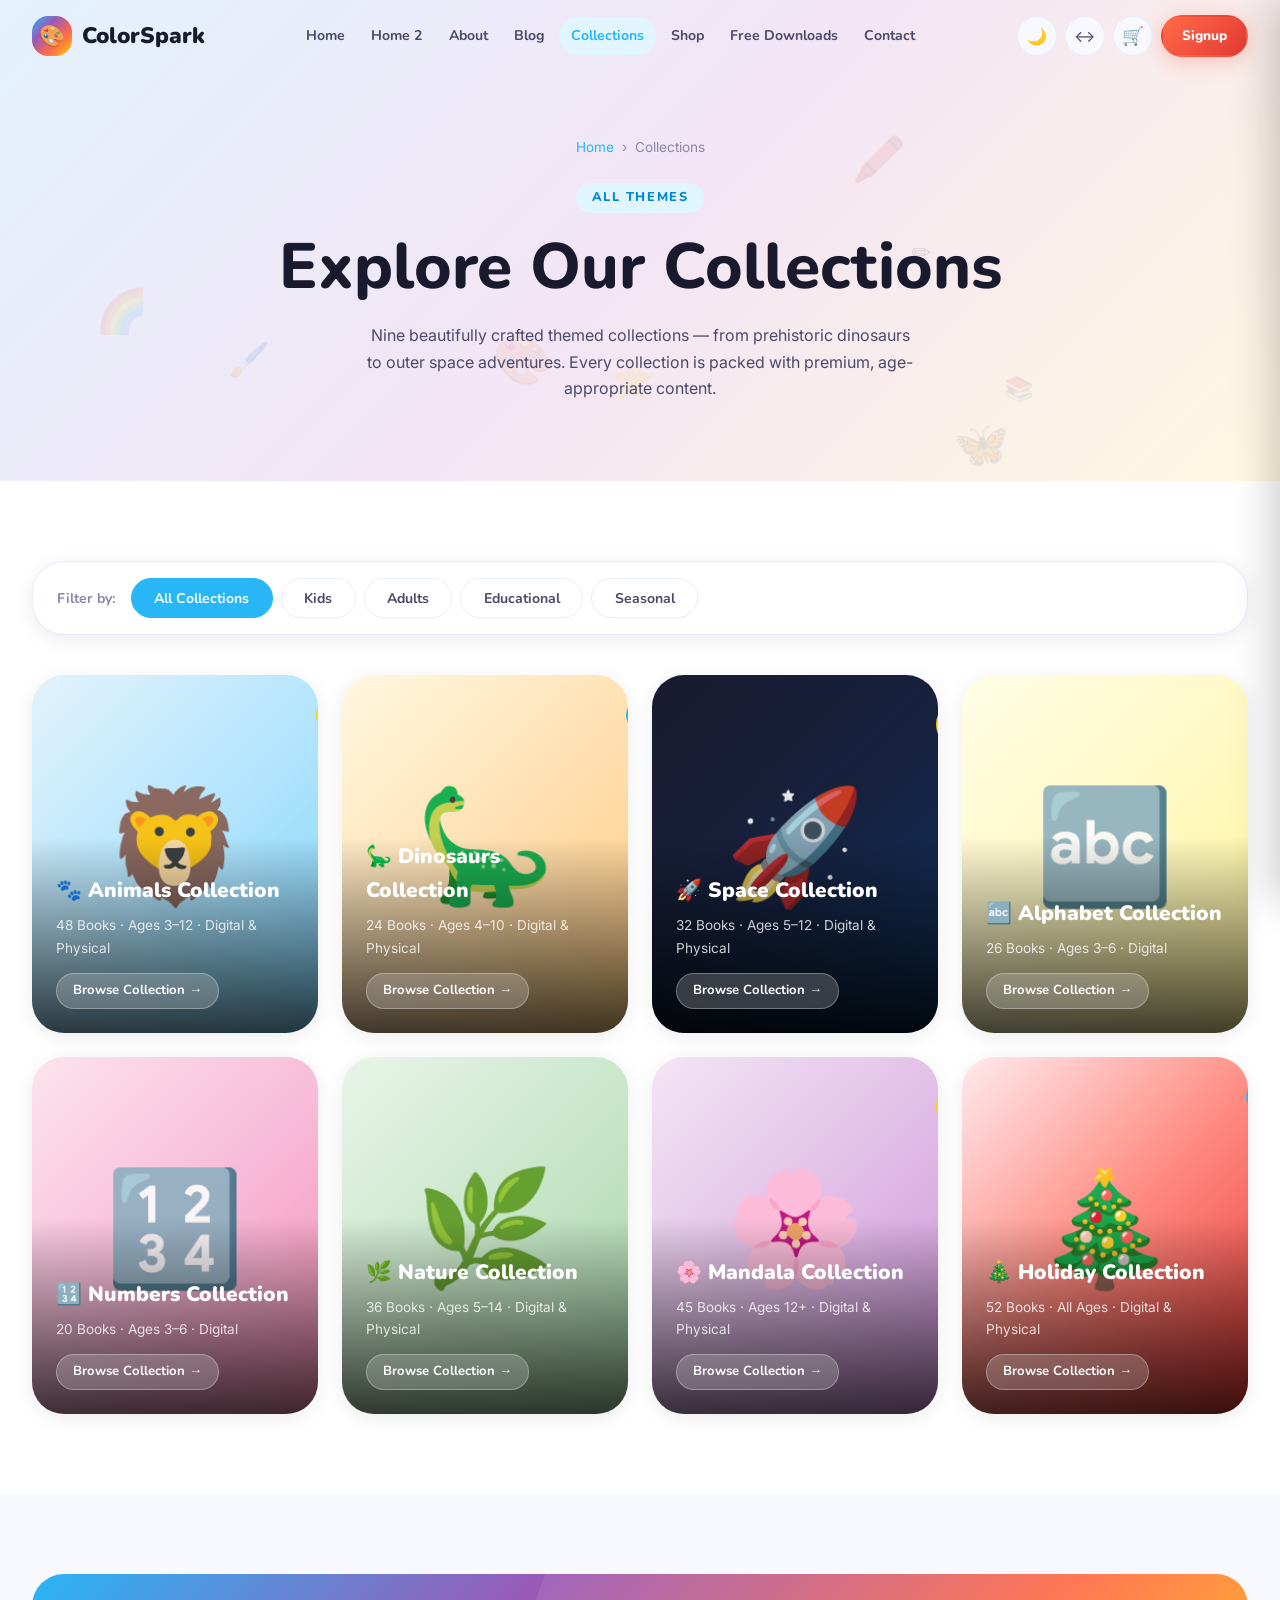
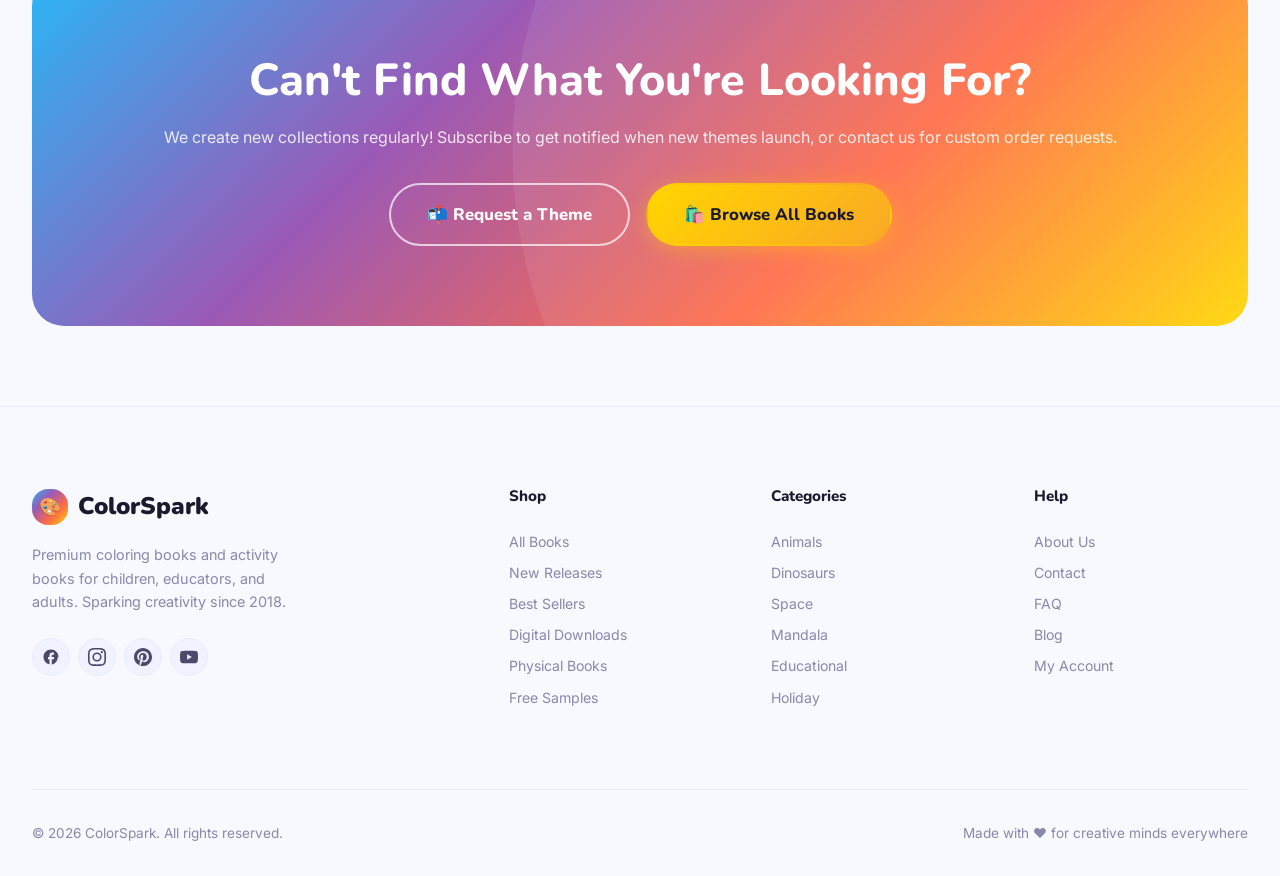
<file: collections.html>
<!DOCTYPE html>
<html lang="en" dir="ltr" data-theme="light">
<head>
  <meta charset="UTF-8" />
  <meta name="viewport" content="width=device-width, initial-scale=1.0" />
  <title>Collections – ColorSpark | Animals, Space, Mandala & More</title>
  <meta name="description" content="Browse ColorSpark's full themed collection library. Animals, Dinosaurs, Space, Alphabet, Mandala, Holiday, Educational — find the perfect theme for every artist." />
  <link rel="icon" href="data:image/svg+xml,<svg xmlns=%22http://www.w3.org/2000/svg%22 viewBox=%220 0 100 100%22><text y=%22.9em%22 font-size=%2290%22>🎨</text></svg>" />
  <link rel="preconnect" href="https://fonts.googleapis.com" />
  <link href="https://fonts.googleapis.com/css2?family=Nunito:wght@400;600;700;800;900&family=Inter:wght@300;400;500;600;700&display=swap" rel="stylesheet" />
  <link rel="stylesheet" href="css/style.css" />
  <link rel="stylesheet" href="css/animations.css" />
  <link rel="stylesheet" href="css/rtl.css" />
  <style>
    .page-scroll-progress { position:fixed;top:0;left:0;height:3px;background:var(--grad-rainbow);z-index:2000;width:0; }
    .collection-card { border-radius: var(--radius-xl); overflow: hidden; position: relative; cursor: pointer; transition: all .4s var(--ease-out); box-shadow: var(--shadow-card); aspect-ratio: 4/5; display: flex; align-items: flex-end; }
    .collection-card:hover { transform: translateY(-10px) scale(1.02); box-shadow: var(--shadow-lg); }
    .collection-bg { position: absolute; inset: 0; display: flex; align-items: center; justify-content: center; }
    .collection-emoji { font-size: 7rem; opacity: .9; transition: transform .5s var(--ease-bounce); z-index: 1; position: absolute; top: 50%; left: 50%; transform: translate(-50%,-55%); }
    .collection-card:hover .collection-emoji { transform: translate(-50%,-62%) scale(1.15) rotate(8deg); }
    .collection-overlay { position: absolute; inset: 0; background: linear-gradient(to top, rgba(0,0,0,.75) 0%, transparent 55%); z-index: 2; }
    .collection-info { position: relative; z-index: 3; padding: 1.5rem; width: 100%; }
    .collection-title { font-family: var(--font-heading); font-weight: 900; font-size: 1.3rem; color: #fff; margin-bottom: .4rem; }
    .collection-meta { font-size: .85rem; color: rgba(255,255,255,.8); margin-bottom: .85rem; }
    .collection-cta { display: inline-flex; align-items: center; gap: .4rem; background: rgba(255,255,255,.2); backdrop-filter: blur(8px); border: 1px solid rgba(255,255,255,.3); border-radius: 999px; padding: .4rem 1rem; color: #fff; font-family: var(--font-heading); font-weight: 700; font-size: .82rem; transition: all .25s; }
    .collection-cta:hover { background: rgba(255,255,255,.35); }
    /* Feature badge on card */
    .coll-badge { position: absolute; top: 14px; right: 14px; z-index: 3; }
    /* Filter bar */
    .filter-bar { background: var(--bg-card); border: 1px solid var(--border); border-radius: var(--radius-xl); padding: 1rem 1.5rem; display: flex; align-items: center; gap: 1rem; flex-wrap: wrap; margin-bottom: 2.5rem; box-shadow: var(--shadow-card); }
    .filter-label { font-family: var(--font-heading); font-weight: 700; font-size: .88rem; color: var(--text-muted); white-space: nowrap; }
  </style>
</head>
<body>
  <div class="page-scroll-progress"></div>
  <!-- NAVBAR -->
  <nav id="navbar">
    <div class="nav-container">
      <a href="index.html" class="nav-logo"><div class="nav-logo-icon">🎨</div><span>ColorSpark</span></a>
      <div class="nav-links">
        <a href="index.html" class="nav-link">Home</a>
        <a href="home2.html" class="nav-link">Home 2</a>
        <a href="about.html" class="nav-link">About</a>
        <a href="blog.html" class="nav-link">Blog</a>
        <a href="collections.html" class="nav-link">Collections</a>
        <a href="shop.html" class="nav-link">Shop</a>
        <a href="free-downloads.html" class="nav-link">Free Downloads</a>
        <a href="contact.html" class="nav-link">Contact</a>
      </div>
      <div class="nav-actions">
        <button class="control-btn theme-toggle-btn">🌙</button>
        <button class="control-btn rtl-toggle-btn">↔️</button>
        <button class="nav-icon-btn open-cart-btn">🛒<span class="cart-count">0</span></button>
        <a href="login.html" class="btn btn-primary btn-sm">Signup</a>
      </div>
      <button class="nav-hamburger"><span></span><span></span><span></span></button>
    </div>
  </nav>
  <div class="mobile-nav">
    <a href="index.html" class="nav-link">🏠 Home</a>
    <a href="home2.html" class="nav-link">🏡 Home 2</a>
    <a href="about.html" class="nav-link">💡 About</a>
    <a href="blog.html" class="nav-link">📝 Blog</a>
    <a href="collections.html" class="nav-link">📚 Collections</a>
    <a href="shop.html" class="nav-link">🛍️ Shop</a>
    <a href="free-downloads.html" class="nav-link">⬇️ Free Downloads</a>
    <a href="contact.html" class="nav-link">📬 Contact</a>
    <a href="login.html" class="nav-link">🔑 Login</a>
    <div class="mobile-nav-utils">
      <button class="control-btn theme-toggle-btn" title="Toggle Dark Mode">🌙</button>
      <button class="control-btn rtl-toggle-btn" title="Toggle RTL">↔️</button>
      <button class="nav-icon-btn open-cart-btn" title="Shopping Cart">🛒<span class="cart-count">0</span></button>
      <a href="login.html" class="btn btn-primary btn-sm" style="flex:1;text-align:center;">Signup</a>
    </div>
  </div>

  <!-- PAGE HERO -->
  <section class="page-hero" style="padding-bottom:5rem;">
    <div class="floating-shapes" data-shape-count="8" style="opacity:.25;"></div>
    <div class="container" style="position:relative;z-index:2;">
      <div class="breadcrumb" style="justify-content:center;">
        <a href="index.html">Home</a> <span>›</span> <span>Collections</span>
      </div>
      <span class="section-label label-blue">All Themes</span>
      <h1 class="reveal">Explore Our Collections</h1>
      <p class="reveal reveal-delay-1">Nine beautifully crafted themed collections — from prehistoric dinosaurs to outer space adventures. Every collection is packed with premium, age-appropriate content.</p>
    </div>
  </section>

  <!-- MAIN CONTENT -->
  <section class="section">
    <div class="container">
      <!-- Filter bar -->
      <div class="filter-bar reveal">
        <span class="filter-label">Filter by:</span>
        <div class="tab-nav" style="margin-bottom:0;flex:1;">
          <button class="tab-btn filter-btn active" data-filter="all">All Collections</button>
          <button class="tab-btn filter-btn" data-filter="kids">Kids</button>
          <button class="tab-btn filter-btn" data-filter="adults">Adults</button>
          <button class="tab-btn filter-btn" data-filter="educational">Educational</button>
          <button class="tab-btn filter-btn" data-filter="seasonal">Seasonal</button>
        </div>
      </div>

      <!-- Collections Grid -->
      <div style="display:grid;grid-template-columns:repeat(auto-fill,minmax(280px,1fr));gap:1.5rem;">

        <!-- Animals -->
        <div class="collection-card reveal reveal-delay-1" data-category="kids" onclick="window.location='shop.html'">
          <div class="collection-bg" style="background:linear-gradient(135deg,#E3F2FD,#B3E5FC,#81D4FA);"></div>
          <div class="collection-emoji">🦁</div>
          <div class="collection-overlay"></div>
          <span class="coll-badge"><span class="product-badge badge-best">Popular</span></span>
          <div class="collection-info">
            <div class="collection-title">🐾 Animals Collection</div>
            <div class="collection-meta">48 Books · Ages 3–12 · Digital & Physical</div>
            <a href="shop.html" class="collection-cta">Browse Collection →</a>
          </div>
        </div>

        <!-- Dinosaurs -->
        <div class="collection-card reveal reveal-delay-2" data-category="kids" onclick="window.location='shop.html'">
          <div class="collection-bg" style="background:linear-gradient(135deg,#FFF8E1,#FFE0B2,#FFCC80);"></div>
          <div class="collection-emoji">🦕</div>
          <div class="collection-overlay"></div>
          <span class="coll-badge"><span class="product-badge badge-new">NEW</span></span>
          <div class="collection-info">
            <div class="collection-title">🦕 Dinosaurs Collection</div>
            <div class="collection-meta">24 Books · Ages 4–10 · Digital & Physical</div>
            <a href="shop.html" class="collection-cta">Browse Collection →</a>
          </div>
        </div>

        <!-- Space -->
        <div class="collection-card reveal reveal-delay-3" data-category="kids" onclick="window.location='shop.html'" style="grid-row:span 1;">
          <div class="collection-bg" style="background:linear-gradient(135deg,#1A1A2E,#16213E,#0F3460);"></div>
          <div class="collection-emoji">🚀</div>
          <div class="collection-overlay" style="background:linear-gradient(to top,rgba(0,0,0,.85) 0%,transparent 55%);"></div>
          <span class="coll-badge"><span class="product-badge badge-best">Best Seller</span></span>
          <div class="collection-info">
            <div class="collection-title">🚀 Space Collection</div>
            <div class="collection-meta">32 Books · Ages 5–12 · Digital & Physical</div>
            <a href="shop.html" class="collection-cta">Browse Collection →</a>
          </div>
        </div>

        <!-- Alphabet -->
        <div class="collection-card reveal reveal-delay-1" data-category="educational" onclick="window.location='shop.html'">
          <div class="collection-bg" style="background:linear-gradient(135deg,#FFFDE7,#FFF9C4,#FFF59D);"></div>
          <div class="collection-emoji">🔤</div>
          <div class="collection-overlay"></div>
          <div class="collection-info">
            <div class="collection-title">🔤 Alphabet Collection</div>
            <div class="collection-meta">26 Books · Ages 3–6 · Digital</div>
            <a href="shop.html" class="collection-cta">Browse Collection →</a>
          </div>
        </div>

        <!-- Numbers -->
        <div class="collection-card reveal reveal-delay-2" data-category="educational" onclick="window.location='shop.html'">
          <div class="collection-bg" style="background:linear-gradient(135deg,#FCE4EC,#F8BBD9,#F48FB1);"></div>
          <div class="collection-emoji">🔢</div>
          <div class="collection-overlay"></div>
          <div class="collection-info">
            <div class="collection-title">🔢 Numbers Collection</div>
            <div class="collection-meta">20 Books · Ages 3–6 · Digital</div>
            <a href="shop.html" class="collection-cta">Browse Collection →</a>
          </div>
        </div>

        <!-- Nature -->
        <div class="collection-card reveal reveal-delay-3" data-category="kids" onclick="window.location='shop.html'">
          <div class="collection-bg" style="background:linear-gradient(135deg,#E8F5E9,#C8E6C9,#A5D6A7);"></div>
          <div class="collection-emoji">🌿</div>
          <div class="collection-overlay"></div>
          <div class="collection-info">
            <div class="collection-title">🌿 Nature Collection</div>
            <div class="collection-meta">36 Books · Ages 5–14 · Digital & Physical</div>
            <a href="shop.html" class="collection-cta">Browse Collection →</a>
          </div>
        </div>

        <!-- Mandala -->
        <div class="collection-card reveal reveal-delay-1" data-category="adults" onclick="window.location='shop.html'">
          <div class="collection-bg" style="background:linear-gradient(135deg,#F3E5F5,#E1BEE7,#CE93D8);"></div>
          <div class="collection-emoji">🌸</div>
          <div class="collection-overlay"></div>
          <span class="coll-badge"><span class="product-badge badge-best">Top Rated</span></span>
          <div class="collection-info">
            <div class="collection-title">🌸 Mandala Collection</div>
            <div class="collection-meta">45 Books · Ages 12+ · Digital & Physical</div>
            <a href="shop.html" class="collection-cta">Browse Collection →</a>
          </div>
        </div>

        <!-- Holiday -->
        <div class="collection-card reveal reveal-delay-2" data-category="seasonal" onclick="window.location='shop.html'">
          <div class="collection-bg" style="background:linear-gradient(135deg,#FFEBEE,#FF8A80,#E53935);"></div>
          <div class="collection-emoji">🎄</div>
          <div class="collection-overlay"></div>
          <span class="coll-badge"><span class="product-badge badge-new">Seasonal</span></span>
          <div class="collection-info">
            <div class="collection-title">🎄 Holiday Collection</div>
            <div class="collection-meta">52 Books · All Ages · Digital & Physical</div>
            <a href="shop.html" class="collection-cta">Browse Collection →</a>
          </div>
        </div>


      </div>
    </div>
  </section>

  <!-- CTA -->
  <section class="section section-alt">
    <div class="container">
      <div class="cta-banner reveal">
        <h2>Can't Find What You're Looking For?</h2>
        <p>We create new collections regularly! Subscribe to get notified when new themes launch, or contact us for custom order requests.</p>
        <div class="btn-group" style="justify-content:center;">
          <a href="contact.html" class="btn btn-outline-white btn-lg">📬 Request a Theme</a>
          <a href="shop.html" class="btn btn-yellow btn-lg confetti-btn">🛍️ Browse All Books</a>
        </div>
      </div>
    </div>
  </section>

  <!-- FOOTER -->
  <footer class="footer">
    <div class="container">
      <div class="footer-grid">
        <div>
          <div class="footer-logo">
            <div class="nav-logo-icon" style="width:36px;height:36px;font-size:1.1rem;">🎨</div>
            <span>ColorSpark</span>
          </div>
          <p class="footer-desc">Premium coloring books and activity books for children, educators, and adults. Sparking creativity since 2018.</p>
          <div class="footer-social">
            <a href="#" class="social-btn" title="Facebook">
              <svg viewBox="0 0 24 24" width="18" height="18" fill="currentColor"><path d="M22 12c0-5.52-4.48-10-10-10S2 6.48 2 12c0 4.84 3.44 8.87 8 9.8V15H8v-3h2V9.5C10 7.57 11.57 6 13.5 6H16v3h-2c-.55 0-1 .45-1 1v2h3v3h-3v6.95c4.56-.93 8-4.96 8-9.75z"/></svg>
            </a>
            <a href="#" class="social-btn" title="Instagram">
              <svg viewBox="0 0 24 24" width="18" height="18" fill="currentColor"><path d="M12 2.163c3.204 0 3.584.012 4.85.07 3.252.148 4.771 1.691 4.919 4.919.058 1.265.069 1.645.069 4.849 0 3.205-.012 3.584-.069 4.849-.149 3.225-1.664 4.771-4.919 4.919-1.266.058-1.644.07-4.85.07-3.204 0-3.584-.012-4.849-.07-3.26-.149-4.771-1.699-4.919-4.92-.058-1.265-.07-1.644-.07-4.849 0-3.204.013-3.583.07-4.849.149-3.227 1.664-4.771 4.919-4.919 1.266-.057 1.645-.069 4.849-.069zM12 0C8.741 0 8.333.014 7.053.072 2.695.272.273 2.69.073 7.051.014 8.333 0 8.741 0 12c0 3.259.014 3.668.072 4.948.2 4.358 2.618 6.78 6.98 6.98 1.281.058 1.689.072 4.948.072 3.259 0 3.668-.014 4.948-.072 4.354-.2 6.782-2.618 6.979-6.98.059-1.28.073-1.689.073-4.948 0-3.259-.014-3.667-.072-4.947-.196-4.354-2.617-6.78-6.979-6.98C15.668.014 15.259 0 12 0zm0 5.838a6.162 6.162 0 100 12.324 6.162 6.162 0 000-12.324zM12 16a4 4 0 110-8 4 4 0 010 8zm6.406-11.845a1.44 1.44 0 100 2.881 1.44 1.44 0 000-2.881z"/></svg>
            </a>
            <a href="#" class="social-btn" title="Pinterest">
              <svg viewBox="0 0 24 24" width="18" height="18" fill="currentColor"><path d="M12 0C5.373 0 0 5.372 0 12c0 5.084 3.163 9.426 7.627 11.174-.105-.949-.2-2.405.042-3.441.218-.937 1.407-5.965 1.407-5.965s-.359-.719-.359-1.782c0-1.668.967-2.914 2.171-2.914 1.023 0 1.518.769 1.518 1.69 0 1.029-.655 2.568-.993 3.993-.283 1.194.599 2.169 1.777 2.169 2.133 0 3.772-2.249 3.772-5.495 0-2.873-2.064-4.882-5.012-4.882-3.414 0-5.418 2.561-5.418 5.207 0 1.031.397 2.138.893 2.738.098.119.112.224.083.342-.091.381-.294 1.199-.334 1.363-.053.218-.176.265-.406.156-1.52-.707-2.47-2.932-2.47-4.717 0-3.839 2.79-7.365 8.044-7.365 4.223 0 7.503 3.01 7.503 7.029 0 4.194-2.643 7.571-6.312 7.571-1.233 0-2.393-.641-2.79-1.394 0 0-.61 2.324-.758 2.897-.275 1.056-1.014 2.381-1.51 3.192 1.125.328 2.311.507 3.537.507 6.627 0 12-5.373 12-12S18.627 0 12 0z"/></svg>
            </a>
            <a href="#" class="social-btn" title="YouTube">
              <svg viewBox="0 0 24 24" width="18" height="18" fill="currentColor"><path d="M23.498 6.163a3.003 3.003 0 00-2.11-2.11C19.518 3.545 12 3.545 12 3.545s-7.518 0-9.388.508a3.003 3.003 0 00-2.11 2.11C0 8.033 0 12 0 12s0 3.967.502 5.837a3.003 3.003 0 002.11 2.11c1.87.508 9.388.508 9.388.508s7.518 0 9.388-.508a3.003 3.003 0 002.11-2.11C24 15.967 24 12 24 12s0-3.967-.502-5.837zM9.545 15.568V8.432L15.818 12l-6.273 3.568z"/></svg>
            </a>
          </div>
        </div>
        <div class="footer-col">
          <h5>Shop</h5>
          <div class="footer-links">
            <a href="shop.html" class="footer-link">All Books</a>
            <a href="shop.html" class="footer-link">New Releases</a>
            <a href="shop.html" class="footer-link">Best Sellers</a>
            <a href="shop.html" class="footer-link">Digital Downloads</a>
            <a href="shop.html" class="footer-link">Physical Books</a>
            <a href="free-downloads.html" class="footer-link">Free Samples</a>
          </div>
        </div>
        <div class="footer-col">
          <h5>Categories</h5>
          <div class="footer-links">
            <a href="collections.html" class="footer-link">Animals</a>
            <a href="collections.html" class="footer-link">Dinosaurs</a>
            <a href="collections.html" class="footer-link">Space</a>
            <a href="collections.html" class="footer-link">Mandala</a>
            <a href="collections.html" class="footer-link">Educational</a>
            <a href="collections.html" class="footer-link">Holiday</a>
          </div>
        </div>
        <div class="footer-col">
          <h5>Help</h5>
          <div class="footer-links">
            <a href="about.html" class="footer-link">About Us</a>
            <a href="contact.html" class="footer-link">Contact</a>
            <a href="contact.html#faq-section" class="footer-link">FAQ</a>
            <a href="blog.html" class="footer-link">Blog</a>
            <a href="login.html" class="footer-link">My Account</a>
          </div>
        </div>
      </div>
      <div class="footer-bottom">
        <span>© 2026 ColorSpark. All rights reserved.</span>
        <span>Made with ❤️ for creative minds everywhere</span>
      </div>
    </div>
  </footer>

  <div id="cart-overlay" class="cart-overlay"></div>
  <div id="cart-drawer" class="cart-drawer">
    <div class="cart-header"><div class="cart-title">🛒 Your Cart</div><button class="cart-close">✕</button></div>
    <div class="cart-items" id="cart-items"></div>
    <div class="cart-footer"><div class="cart-total"><span class="cart-total-label">Total</span><span class="cart-total-price" id="cart-total-price">$0.00</span></div><a href="shop.html" class="btn btn-primary" style="width:100%;justify-content:center;">💳 Checkout</a></div>
  </div>
  <div id="toast" class="toast"></div>
  <button class="scroll-top">↑</button>
  <script src="js/main.js"></script>
  <script src="js/animations.js"></script>
  <script src="js/shop.js"></script>
</body>
</html>
</file>
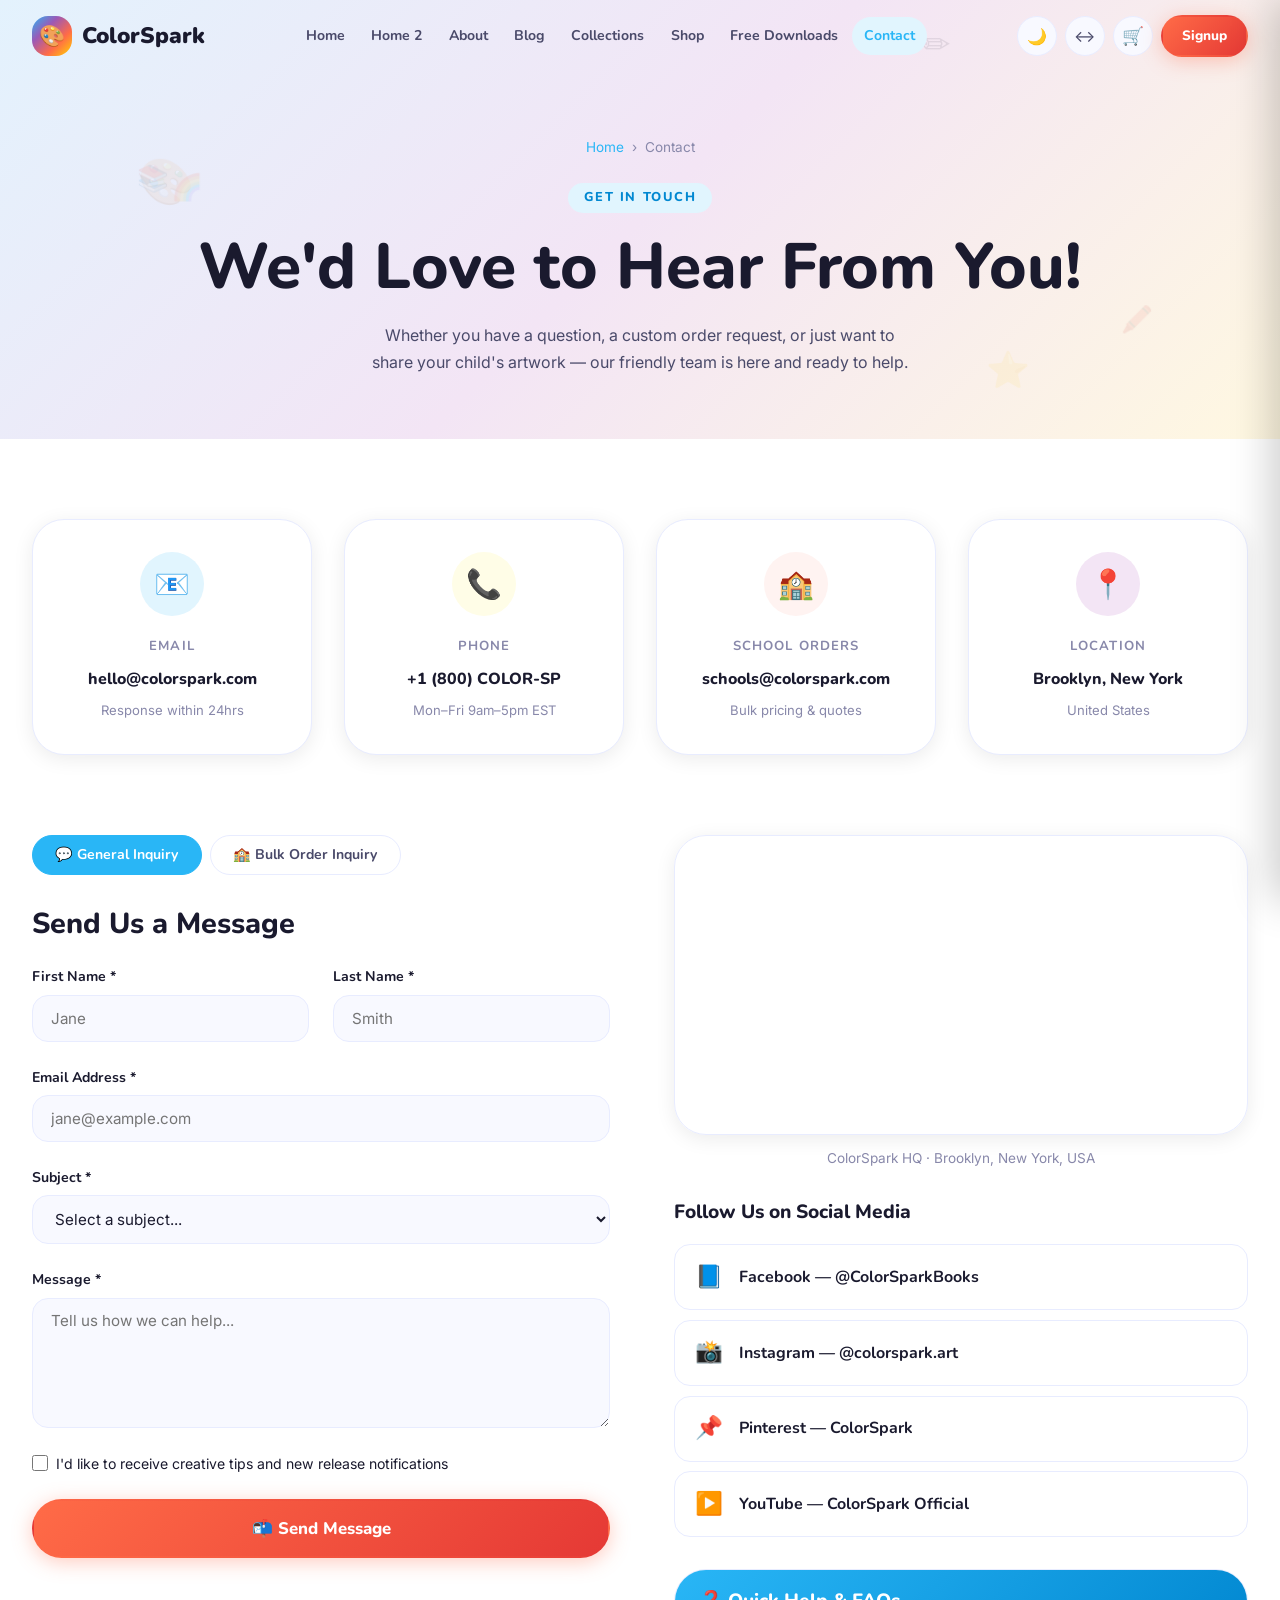
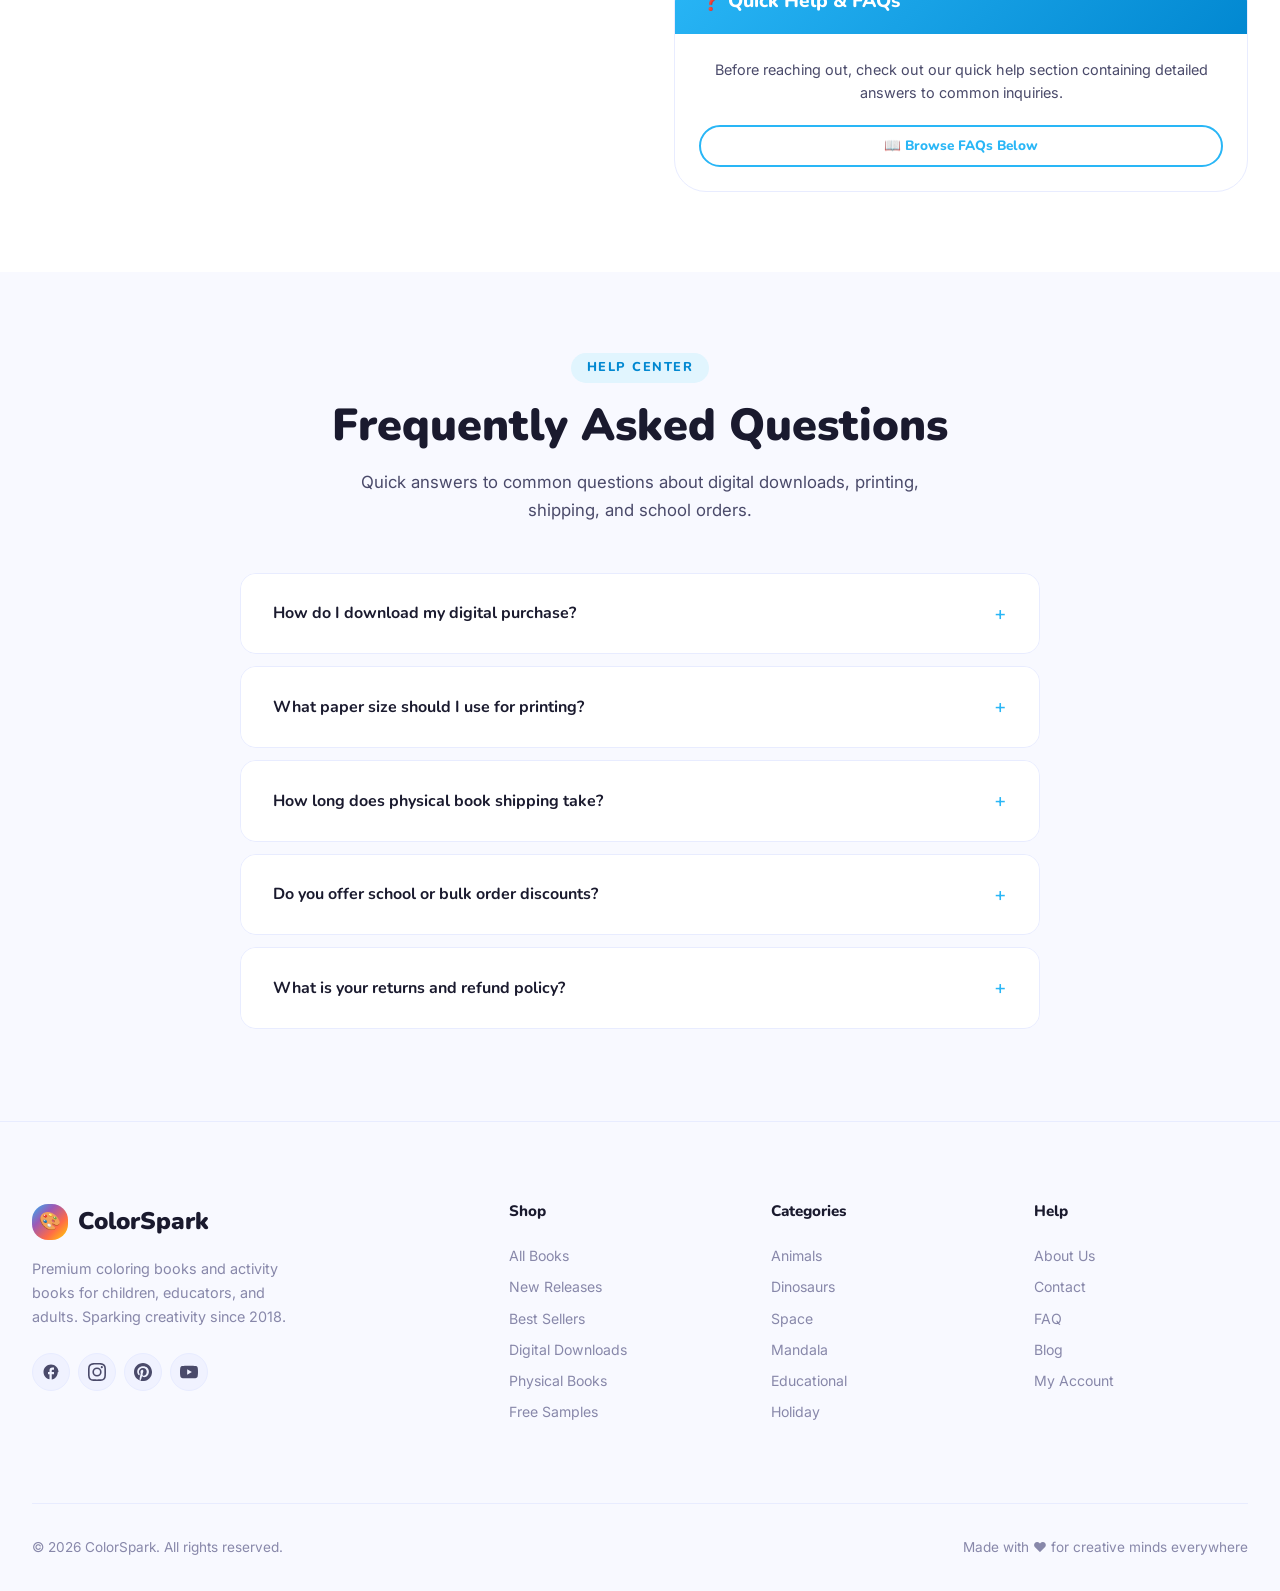
<file: contact.html>
<!DOCTYPE html>
<html lang="en" dir="ltr" data-theme="light">
<head>
  <meta charset="UTF-8" />
  <meta name="viewport" content="width=device-width, initial-scale=1.0" />
  <title>Contact ColorSpark | Get in Touch</title>
  <meta name="description" content="Contact ColorSpark for general inquiries, bulk order requests, custom packages, or media partnerships. We respond within 24 business hours." />
  <link rel="icon" href="data:image/svg+xml,<svg xmlns=%22http://www.w3.org/2000/svg%22 viewBox=%220 0 100 100%22><text y=%22.9em%22 font-size=%2290%22>🎨</text></svg>" />
  <link rel="preconnect" href="https://fonts.googleapis.com" />
  <link href="https://fonts.googleapis.com/css2?family=Nunito:wght@400;600;700;800;900&family=Inter:wght@300;400;500;600;700&display=swap" rel="stylesheet" />
  <link rel="stylesheet" href="css/style.css" />
  <link rel="stylesheet" href="css/animations.css" />
  <link rel="stylesheet" href="css/rtl.css" />
  <style>
    .page-scroll-progress { position:fixed;top:0;left:0;height:3px;background:var(--grad-rainbow);z-index:2000;width:0; }
    /* Contact info cards */
    .contact-info-card { background: var(--bg-card); border: 1px solid var(--border); border-radius: var(--radius-xl); padding: 2rem; text-align: center; transition: all var(--transition); box-shadow: var(--shadow-card); }
    .contact-info-card:hover { transform: translateY(-6px); box-shadow: var(--shadow-lg); }
    .contact-info-icon { width: 64px; height: 64px; border-radius: 50%; display: flex; align-items: center; justify-content: center; font-size: 1.8rem; margin: 0 auto 1.25rem; }
    .contact-info-label { font-family: var(--font-heading); font-weight: 700; font-size: .82rem; text-transform: uppercase; letter-spacing: .08em; color: var(--text-muted); margin-bottom: .5rem; }
    .contact-info-value { font-family: var(--font-heading); font-weight: 800; font-size: 1rem; color: var(--text-primary); }
    /* Map placeholder */
    .map-placeholder { background: linear-gradient(135deg, #E3F2FD, #F3E5F5); border-radius: var(--radius-xl); min-height: 280px; display: flex; align-items: center; justify-content: center; font-size: 5rem; border: 2px dashed var(--border); }
    /* Social links */
    .social-link { display: flex; align-items: center; gap: 1rem; padding: .85rem 1.25rem; border: 1.5px solid var(--border); border-radius: var(--radius-md); transition: all var(--transition); font-family: var(--font-heading); font-weight: 700; }
    .social-link:hover { border-color: var(--sky-blue); transform: translateX(4px); color: var(--sky-blue); }
    .social-link-icon { font-size: 1.4rem; }
    /* FAQ preview */
    .faq-preview-link { display: block; padding: .75rem 1rem; border-bottom: 1px solid var(--border); font-size: .9rem; color: var(--text-secondary); transition: all var(--transition); }
    .faq-preview-link:hover { color: var(--sky-blue); background: var(--bg-soft); padding-left: 1.5rem; }
  </style>
</head>
<body>
  <div class="page-scroll-progress"></div>
  <nav id="navbar">
    <div class="nav-container">
      <a href="index.html" class="nav-logo"><div class="nav-logo-icon">🎨</div><span>ColorSpark</span></a>
      <div class="nav-links">
        <a href="index.html" class="nav-link">Home</a>
        <a href="home2.html" class="nav-link">Home 2</a>
        <a href="about.html" class="nav-link">About</a>
        <a href="blog.html" class="nav-link">Blog</a>
        <a href="collections.html" class="nav-link">Collections</a>
        <a href="shop.html" class="nav-link">Shop</a>
        <a href="free-downloads.html" class="nav-link">Free Downloads</a>
        <a href="contact.html" class="nav-link">Contact</a>
      </div>
      <div class="nav-actions">
        <button class="control-btn theme-toggle-btn">🌙</button>
        <button class="control-btn rtl-toggle-btn">↔️</button>
        <button class="nav-icon-btn open-cart-btn">🛒<span class="cart-count">0</span></button>
        <a href="login.html" class="btn btn-primary btn-sm">Signup</a>
      </div>
      <button class="nav-hamburger"><span></span><span></span><span></span></button>
    </div>
  </nav>
  <div class="mobile-nav">
    <a href="index.html" class="nav-link">🏠 Home</a>
    <a href="home2.html" class="nav-link">🏡 Home 2</a>
    <a href="about.html" class="nav-link">💡 About</a>
    <a href="blog.html" class="nav-link">📝 Blog</a>
    <a href="collections.html" class="nav-link">📚 Collections</a>
    <a href="shop.html" class="nav-link">🛍️ Shop</a>
    <a href="free-downloads.html" class="nav-link">⬇️ Free Downloads</a>
    <a href="contact.html" class="nav-link">📬 Contact</a>
    <a href="login.html" class="nav-link">🔑 Login</a>
    <div class="mobile-nav-utils">
      <button class="control-btn theme-toggle-btn" title="Toggle Dark Mode">🌙</button>
      <button class="control-btn rtl-toggle-btn" title="Toggle RTL">↔️</button>
      <button class="nav-icon-btn open-cart-btn" title="Shopping Cart">🛒<span class="cart-count">0</span></button>
      <a href="login.html" class="btn btn-primary btn-sm" style="flex:1;text-align:center;">Signup</a>
    </div>
  </div>

  <!-- HERO -->
  <section class="page-hero">
    <div class="floating-shapes" data-shape-count="6" style="opacity:.2;"></div>
    <div class="container" style="position:relative;z-index:2;">
      <div class="breadcrumb" style="justify-content:center;"><a href="index.html">Home</a> <span>›</span> <span>Contact</span></div>
      <span class="section-label label-blue">Get in Touch</span>
      <h1 class="reveal">We'd Love to Hear From You!</h1>
      <p class="reveal reveal-delay-1">Whether you have a question, a custom order request, or just want to share your child's artwork — our friendly team is here and ready to help.</p>
    </div>
  </section>

  <!-- CONTACT INFO CARDS -->
  <section class="section" style="padding-bottom:0;">
    <div class="container">
      <div class="grid-4">
        <div class="contact-info-card reveal reveal-delay-1">
          <div class="contact-info-icon" style="background:var(--sky-blue-light);">📧</div>
          <div class="contact-info-label">Email</div>
          <div class="contact-info-value">hello@colorspark.com</div>
          <p style="font-size:.82rem;color:var(--text-muted);margin-top:.5rem;">Response within 24hrs</p>
        </div>
        <div class="contact-info-card reveal reveal-delay-2">
          <div class="contact-info-icon" style="background:var(--yellow-light);">📞</div>
          <div class="contact-info-label">Phone</div>
          <div class="contact-info-value">+1 (800) COLOR-SP</div>
          <p style="font-size:.82rem;color:var(--text-muted);margin-top:.5rem;">Mon–Fri 9am–5pm EST</p>
        </div>
        <div class="contact-info-card reveal reveal-delay-3">
          <div class="contact-info-icon" style="background:var(--coral-light);">🏫</div>
          <div class="contact-info-label">School Orders</div>
          <div class="contact-info-value">schools@colorspark.com</div>
          <p style="font-size:.82rem;color:var(--text-muted);margin-top:.5rem;">Bulk pricing & quotes</p>
        </div>
        <div class="contact-info-card reveal reveal-delay-4">
          <div class="contact-info-icon" style="background:var(--purple-light);">📍</div>
          <div class="contact-info-label">Location</div>
          <div class="contact-info-value">Brooklyn, New York</div>
          <p style="font-size:.82rem;color:var(--text-muted);margin-top:.5rem;">United States</p>
        </div>
      </div>
    </div>
  </section>

  <!-- CONTACT FORMS + SIDEBAR -->
  <section class="section">
    <div class="container">
      <div class="grid-2" style="gap:4rem;align-items:start;">
        <!-- Left: Contact forms -->
        <div>
          <!-- Tab selector -->
          <div class="tab-group" id="contactTabs">
            <div class="tab-nav reveal" style="margin-bottom:2rem;">
              <button class="tab-btn active" data-tab="general">💬 General Inquiry</button>
              <button class="tab-btn" data-tab="bulk">🏫 Bulk Order Inquiry</button>
            </div>

            <!-- General form -->
            <div class="tab-panel active" data-panel="general">
              <div class="reveal">
                <h3 style="margin-bottom:1.5rem;">Send Us a Message</h3>
                <form class="contact-form-el">
                  <div class="form-row">
                    <div class="form-group">
                      <label class="form-label">First Name *</label>
                      <input type="text" class="form-input" placeholder="Jane" required />
                    </div>
                    <div class="form-group">
                      <label class="form-label">Last Name *</label>
                      <input type="text" class="form-input" placeholder="Smith" required />
                    </div>
                  </div>
                  <div class="form-group">
                    <label class="form-label">Email Address *</label>
                    <input type="email" class="form-input" placeholder="jane@example.com" required />
                  </div>
                  <div class="form-group">
                    <label class="form-label">Subject *</label>
                    <select class="form-select" required>
                      <option value="">Select a subject...</option>
                      <option>Product Question</option>
                      <option>Order / Shipping Issue</option>
                      <option>Digital Download Help</option>
                      <option>Partnership / Collaboration</option>
                      <option>Media / Press Inquiry</option>
                      <option>Other</option>
                    </select>
                  </div>
                  <div class="form-group">
                    <label class="form-label">Message *</label>
                    <textarea class="form-textarea" placeholder="Tell us how we can help..." required></textarea>
                  </div>
                  <div class="form-group">
                    <label style="display:flex;align-items:center;gap:.5rem;font-size:.88rem;cursor:pointer;">
                      <input type="checkbox" style="accent-color:var(--sky-blue);width:16px;height:16px;" />
                      I'd like to receive creative tips and new release notifications
                    </label>
                  </div>
                  <button type="submit" class="btn btn-primary btn-lg confetti-btn" style="width:100%;justify-content:center;">📬 Send Message</button>
                </form>
              </div>
            </div>

            <!-- Bulk order form -->
            <div class="tab-panel" data-panel="bulk">
              <div class="reveal">
                <h3 style="margin-bottom:.5rem;">Bulk Order Inquiry</h3>
                <p style="margin-bottom:1.5rem;">For schools, libraries, and large family orders. We respond within 48 hours with a custom quote.</p>
                <form class="quote-form-el">
                  <div class="form-row">
                    <div class="form-group">
                      <label class="form-label">Your Name *</label>
                      <input type="text" class="form-input" placeholder="Jane Smith" required />
                    </div>
                    <div class="form-group">
                      <label class="form-label">Organization</label>
                      <input type="text" class="form-input" placeholder="School / Company name" />
                    </div>
                  </div>
                  <div class="form-row">
                    <div class="form-group">
                      <label class="form-label">Email *</label>
                      <input type="email" class="form-input" placeholder="jane@school.edu" required />
                    </div>
                    <div class="form-group">
                      <label class="form-label">Phone</label>
                      <input type="tel" class="form-input" placeholder="+1 (555) 000-0000" />
                    </div>
                  </div>
                  <div class="form-row">
                    <div class="form-group">
                      <label class="form-label">Quantity Needed *</label>
                      <select class="form-select" required>
                        <option value="">Select...</option>
                        <option>10–24 books</option>
                        <option>25–99 books</option>
                        <option>100–499 books</option>
                        <option>500+ books</option>
                      </select>
                    </div>
                    <div class="form-group">
                      <label class="form-label">Format Preference</label>
                      <select class="form-select">
                        <option>Digital PDF</option>
                        <option>Physical Books</option>
                        <option>Mix of Both</option>
                      </select>
                    </div>
                  </div>
                  <div class="form-group">
                    <label class="form-label">Additional Details</label>
                    <textarea class="form-textarea" placeholder="Themes, age groups, special requirements..."></textarea>
                  </div>
                  <button type="submit" class="btn btn-secondary btn-lg confetti-btn" style="width:100%;justify-content:center;">📋 Submit Bulk Inquiry</button>
                </form>
              </div>
            </div>
          </div>
        </div>

        <!-- Right: Info sidebar -->
        <div>
          <!-- Map -->
          <div class="reveal-right" style="margin-bottom:2rem;">
            <div style="width:100%; height:300px; overflow:hidden; border-radius:var(--radius-xl); border:1.5px solid var(--border); box-shadow:var(--shadow-card);">
              <iframe src="https://maps.google.com/maps?q=Brooklyn,%20NY,%20USA&t=&z=13&ie=UTF8&iwloc=&output=embed" width="100%" height="100%" style="border:0;" allowfullscreen="" loading="lazy" referrerpolicy="no-referrer-when-downgrade"></iframe>
            </div>
            <p style="text-align:center;font-size:.85rem;color:var(--text-muted);margin-top:.75rem;">ColorSpark HQ · Brooklyn, New York, USA</p>
          </div>

          <!-- Social links -->
          <div class="reveal-right reveal-delay-1" style="margin-bottom:2rem;">
            <h4 style="font-family:var(--font-heading);margin-bottom:1.25rem;">Follow Us on Social Media</h4>
            <div style="display:flex;flex-direction:column;gap:.6rem;">
              <a href="#" class="social-link"><span class="social-link-icon">📘</span> Facebook — @ColorSparkBooks</a>
              <a href="#" class="social-link"><span class="social-link-icon">📸</span> Instagram — @colorspark.art</a>
              <a href="#" class="social-link"><span class="social-link-icon">📌</span> Pinterest — ColorSpark</a>
              <a href="#" class="social-link"><span class="social-link-icon">▶️</span> YouTube — ColorSpark Official</a>
            </div>
          </div>

          <!-- FAQ Preview -->
          <div class="reveal-right reveal-delay-2">
            <div style="background:var(--bg-card);border:1px solid var(--border);border-radius:var(--radius-xl);overflow:hidden;">
              <div style="background:var(--grad-blue);padding:1.25rem 1.5rem;">
                <h4 style="color:#fff;font-family:var(--font-heading);">❓ Quick Help &amp; FAQs</h4>
              </div>
              <div style="padding:1.5rem;text-align:center;">
                <p style="font-size:.9rem;color:var(--text-secondary);margin-bottom:1.25rem;">Before reaching out, check out our quick help section containing detailed answers to common inquiries.</p>
                <a href="#faq-section" class="btn btn-outline btn-sm" style="width:100%;justify-content:center;">📖 Browse FAQs Below</a>
              </div>
            </div>
          </div>
        </div>
      </div>
    </div>
  </section>

  <!-- ── FAQ SECTION ───────────────────────────────── -->
  <section class="section section-alt" id="faq-section">
    <div class="container">
      <div class="text-center reveal" style="margin-bottom: 3rem;">
        <span class="section-label label-blue">Help Center</span>
        <h2 class="section-title">Frequently Asked Questions</h2>
        <p class="section-subtitle">Quick answers to common questions about digital downloads, printing, shipping, and school orders.</p>
      </div>
      
      <!-- Accordion Grid -->
      <div style="max-width: 800px; margin: 0 auto;">
        <div class="accordion-group">
          <div class="accordion-item">
            <div class="accordion-header">
              <div class="accordion-question">How do I download my digital purchase?</div>
              <span class="accordion-icon">+</span>
            </div>
            <div class="accordion-body"><div class="accordion-body-inner">After completing your purchase, you'll receive an email with a download link within 5 minutes. You can also access all your purchases in your account under "My Downloads."</div></div>
          </div>
          <div class="accordion-item">
            <div class="accordion-header">
              <div class="accordion-question">What paper size should I use for printing?</div>
              <span class="accordion-icon">+</span>
            </div>
            <div class="accordion-body"><div class="accordion-body-inner">Our PDFs are formatted for both US Letter (8.5"x11") and A4 pages. Make sure to set your printer settings to "Fit to Page" for the best results. We recommend heavy weight paper or cardstock for coloring.</div></div>
          </div>
          <div class="accordion-item">
            <div class="accordion-header">
              <div class="accordion-question">How long does physical book shipping take?</div>
              <span class="accordion-icon">+</span>
            </div>
            <div class="accordion-body"><div class="accordion-body-inner">Standard US shipping takes 5–7 business days, and expedited shipping takes 2–3 days. International shipping can take 10–21 business days depending on customs.</div></div>
          </div>
          <div class="accordion-item">
            <div class="accordion-header">
              <div class="accordion-question">Do you offer school or bulk order discounts?</div>
              <span class="accordion-icon">+</span>
            </div>
            <div class="accordion-body"><div class="accordion-body-inner">Yes! We offer bulk discounts starting at 20% off for 10+ books, 35% off for 25+ books, and up to 50% off for 100+ books. We also process official Purchase Orders.</div></div>
          </div>
          <div class="accordion-item">
            <div class="accordion-header">
              <div class="accordion-question">What is your returns and refund policy?</div>
              <span class="accordion-icon">+</span>
            </div>
            <div class="accordion-body"><div class="accordion-body-inner">Physical books can be returned within 30 days of delivery if unused for a full refund. Digital purchases are non-refundable once downloaded, but you can preview sample pages for free beforehand.</div></div>
          </div>
        </div>
      </div>
    </div>
  </section>

  <!-- FOOTER -->
  <footer class="footer">
    <div class="container">
      <div class="footer-grid">
        <div>
          <div class="footer-logo">
            <div class="nav-logo-icon" style="width:36px;height:36px;font-size:1.1rem;">🎨</div>
            <span>ColorSpark</span>
          </div>
          <p class="footer-desc">Premium coloring books and activity books for children, educators, and adults. Sparking creativity since 2018.</p>
          <div class="footer-social">
            <a href="#" class="social-btn" title="Facebook">
              <svg viewBox="0 0 24 24" width="18" height="18" fill="currentColor"><path d="M22 12c0-5.52-4.48-10-10-10S2 6.48 2 12c0 4.84 3.44 8.87 8 9.8V15H8v-3h2V9.5C10 7.57 11.57 6 13.5 6H16v3h-2c-.55 0-1 .45-1 1v2h3v3h-3v6.95c4.56-.93 8-4.96 8-9.75z"/></svg>
            </a>
            <a href="#" class="social-btn" title="Instagram">
              <svg viewBox="0 0 24 24" width="18" height="18" fill="currentColor"><path d="M12 2.163c3.204 0 3.584.012 4.85.07 3.252.148 4.771 1.691 4.919 4.919.058 1.265.069 1.645.069 4.849 0 3.205-.012 3.584-.069 4.849-.149 3.225-1.664 4.771-4.919 4.919-1.266.058-1.644.07-4.85.07-3.204 0-3.584-.012-4.849-.07-3.26-.149-4.771-1.699-4.919-4.92-.058-1.265-.07-1.644-.07-4.849 0-3.204.013-3.583.07-4.849.149-3.227 1.664-4.771 4.919-4.919 1.266-.057 1.645-.069 4.849-.069zM12 0C8.741 0 8.333.014 7.053.072 2.695.272.273 2.69.073 7.051.014 8.333 0 8.741 0 12c0 3.259.014 3.668.072 4.948.2 4.358 2.618 6.78 6.98 6.98 1.281.058 1.689.072 4.948.072 3.259 0 3.668-.014 4.948-.072 4.354-.2 6.782-2.618 6.979-6.98.059-1.28.073-1.689.073-4.948 0-3.259-.014-3.667-.072-4.947-.196-4.354-2.617-6.78-6.979-6.98C15.668.014 15.259 0 12 0zm0 5.838a6.162 6.162 0 100 12.324 6.162 6.162 0 000-12.324zM12 16a4 4 0 110-8 4 4 0 010 8zm6.406-11.845a1.44 1.44 0 100 2.881 1.44 1.44 0 000-2.881z"/></svg>
            </a>
            <a href="#" class="social-btn" title="Pinterest">
              <svg viewBox="0 0 24 24" width="18" height="18" fill="currentColor"><path d="M12 0C5.373 0 0 5.372 0 12c0 5.084 3.163 9.426 7.627 11.174-.105-.949-.2-2.405.042-3.441.218-.937 1.407-5.965 1.407-5.965s-.359-.719-.359-1.782c0-1.668.967-2.914 2.171-2.914 1.023 0 1.518.769 1.518 1.69 0 1.029-.655 2.568-.993 3.993-.283 1.194.599 2.169 1.777 2.169 2.133 0 3.772-2.249 3.772-5.495 0-2.873-2.064-4.882-5.012-4.882-3.414 0-5.418 2.561-5.418 5.207 0 1.031.397 2.138.893 2.738.098.119.112.224.083.342-.091.381-.294 1.199-.334 1.363-.053.218-.176.265-.406.156-1.52-.707-2.47-2.932-2.47-4.717 0-3.839 2.79-7.365 8.044-7.365 4.223 0 7.503 3.01 7.503 7.029 0 4.194-2.643 7.571-6.312 7.571-1.233 0-2.393-.641-2.79-1.394 0 0-.61 2.324-.758 2.897-.275 1.056-1.014 2.381-1.51 3.192 1.125.328 2.311.507 3.537.507 6.627 0 12-5.373 12-12S18.627 0 12 0z"/></svg>
            </a>
            <a href="#" class="social-btn" title="YouTube">
              <svg viewBox="0 0 24 24" width="18" height="18" fill="currentColor"><path d="M23.498 6.163a3.003 3.003 0 00-2.11-2.11C19.518 3.545 12 3.545 12 3.545s-7.518 0-9.388.508a3.003 3.003 0 00-2.11 2.11C0 8.033 0 12 0 12s0 3.967.502 5.837a3.003 3.003 0 002.11 2.11c1.87.508 9.388.508 9.388.508s7.518 0 9.388-.508a3.003 3.003 0 002.11-2.11C24 15.967 24 12 24 12s0-3.967-.502-5.837zM9.545 15.568V8.432L15.818 12l-6.273 3.568z"/></svg>
            </a>
          </div>
        </div>
        <div class="footer-col">
          <h5>Shop</h5>
          <div class="footer-links">
            <a href="shop.html" class="footer-link">All Books</a>
            <a href="shop.html" class="footer-link">New Releases</a>
            <a href="shop.html" class="footer-link">Best Sellers</a>
            <a href="shop.html" class="footer-link">Digital Downloads</a>
            <a href="shop.html" class="footer-link">Physical Books</a>
            <a href="free-downloads.html" class="footer-link">Free Samples</a>
          </div>
        </div>
        <div class="footer-col">
          <h5>Categories</h5>
          <div class="footer-links">
            <a href="collections.html" class="footer-link">Animals</a>
            <a href="collections.html" class="footer-link">Dinosaurs</a>
            <a href="collections.html" class="footer-link">Space</a>
            <a href="collections.html" class="footer-link">Mandala</a>
            <a href="collections.html" class="footer-link">Educational</a>
            <a href="collections.html" class="footer-link">Holiday</a>
          </div>
        </div>
        <div class="footer-col">
          <h5>Help</h5>
          <div class="footer-links">
            <a href="about.html" class="footer-link">About Us</a>
            <a href="contact.html" class="footer-link">Contact</a>
            <a href="contact.html#faq-section" class="footer-link">FAQ</a>
            <a href="blog.html" class="footer-link">Blog</a>
            <a href="login.html" class="footer-link">My Account</a>
          </div>
        </div>
      </div>
      <div class="footer-bottom">
        <span>© 2026 ColorSpark. All rights reserved.</span>
        <span>Made with ❤️ for creative minds everywhere</span>
      </div>
    </div>
  </footer>

  <div id="cart-overlay" class="cart-overlay"></div>
  <div id="cart-drawer" class="cart-drawer">
    <div class="cart-header"><div class="cart-title">🛒 Your Cart</div><button class="cart-close">✕</button></div>
    <div class="cart-items" id="cart-items"></div>
    <div class="cart-footer"><div class="cart-total"><span class="cart-total-label">Total</span><span class="cart-total-price" id="cart-total-price">$0.00</span></div><a href="shop.html" class="btn btn-primary" style="width:100%;justify-content:center;">💳 Checkout</a></div>
  </div>
  <div id="toast" class="toast"></div>
  <button class="scroll-top">↑</button>
  <script src="js/main.js"></script>
  <script src="js/animations.js"></script>
</body>
</html>
</file>
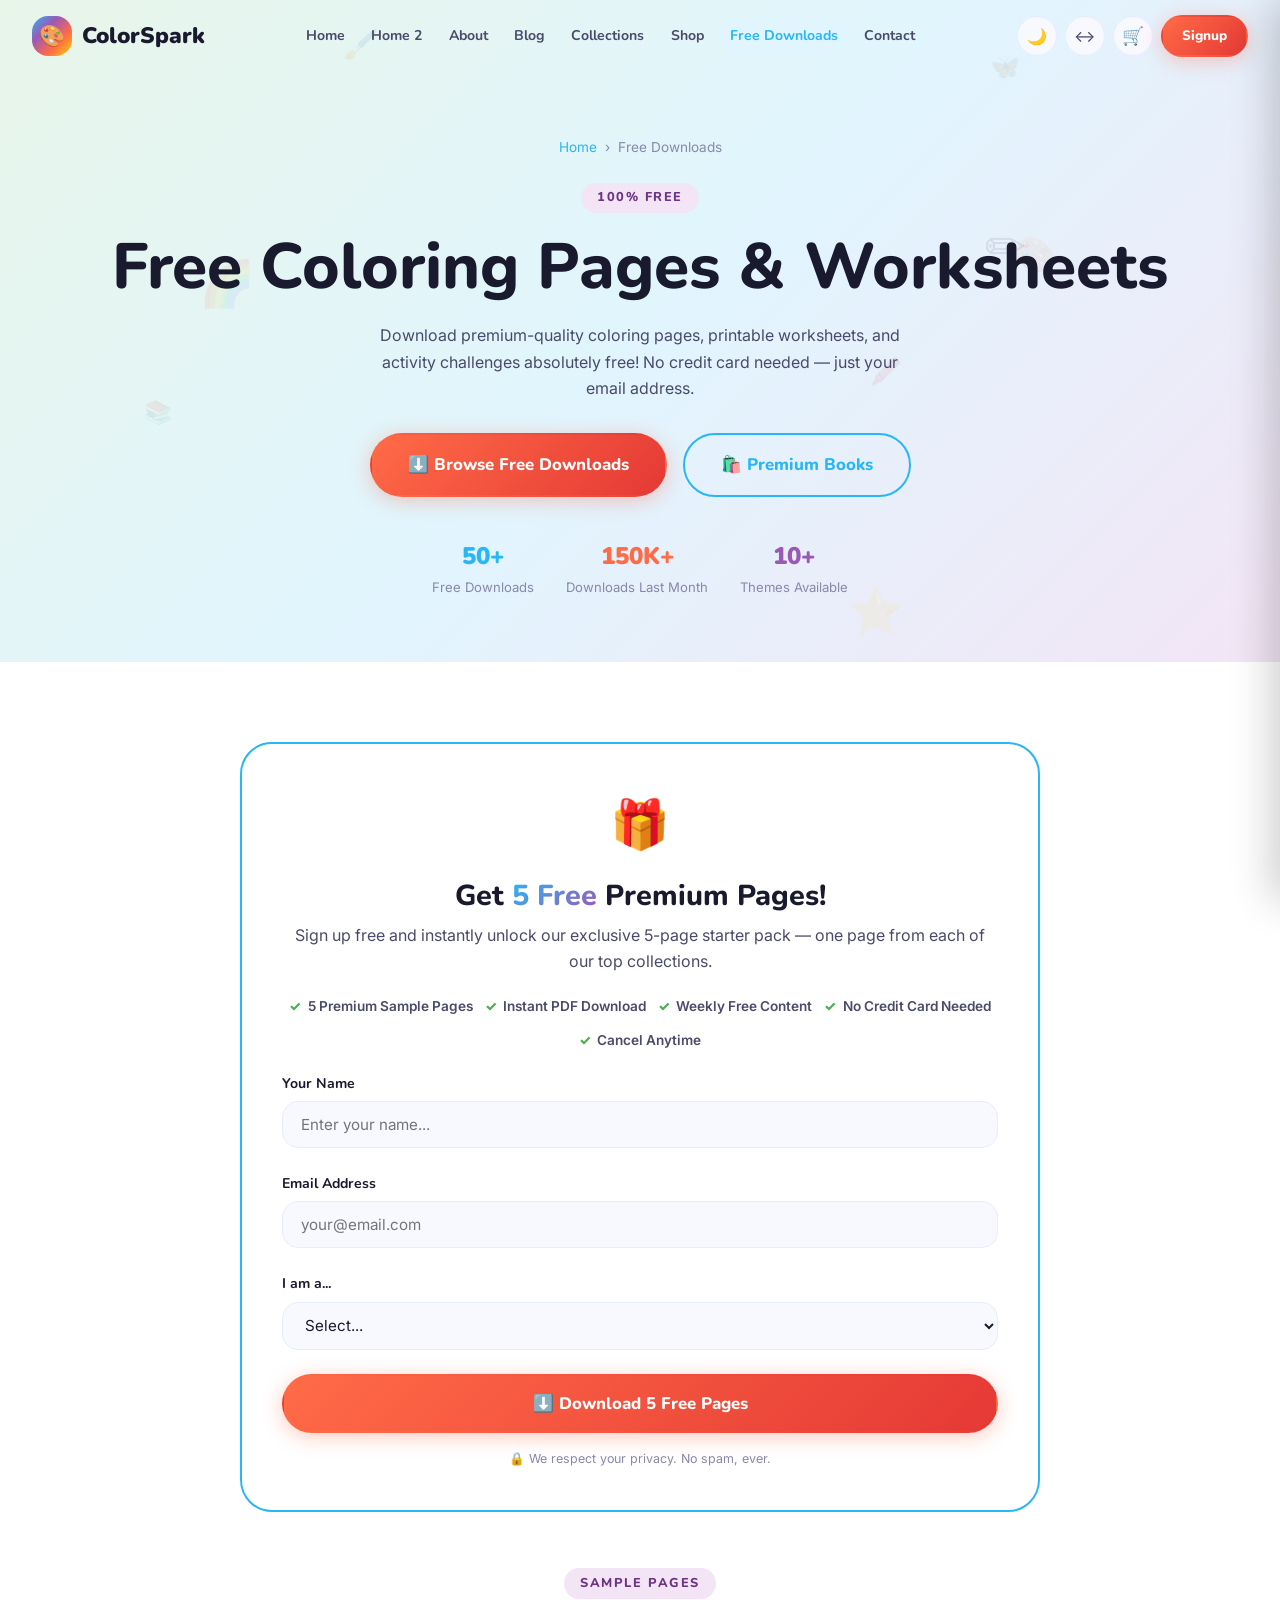
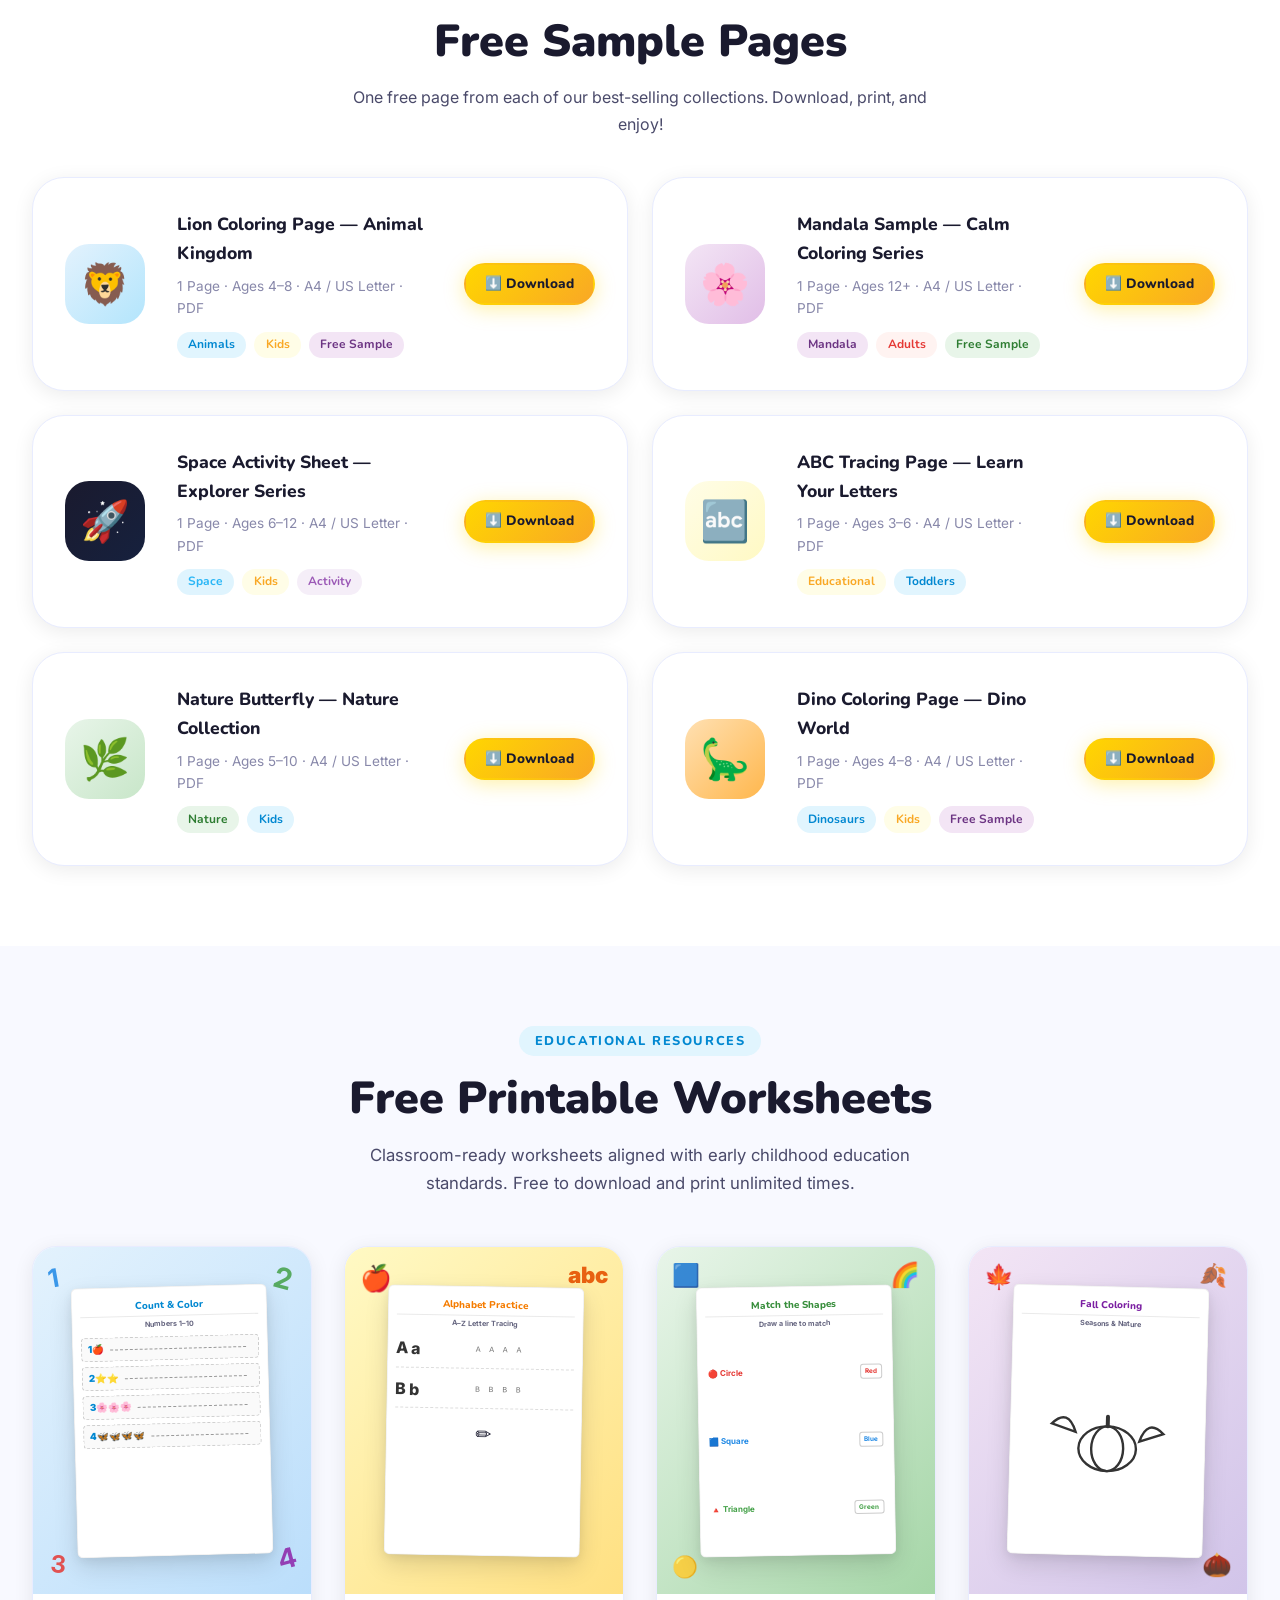
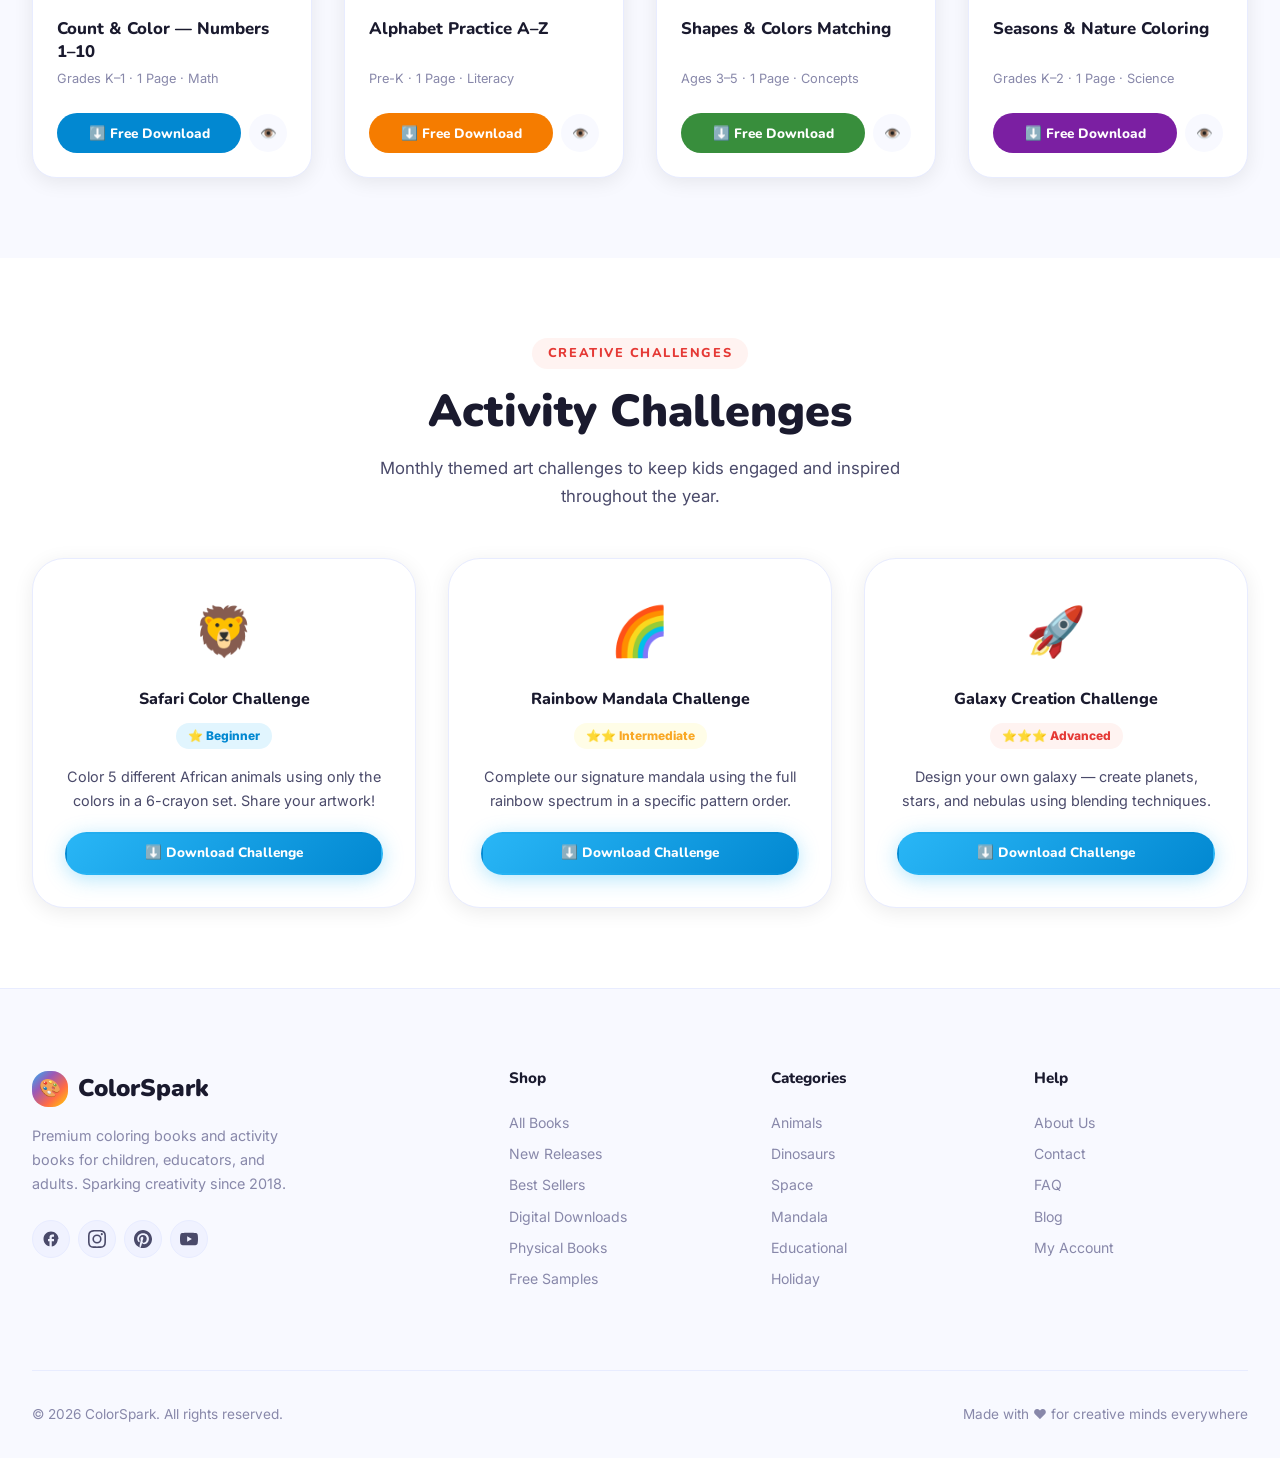
<file: free-downloads.html>
<!DOCTYPE html>
<html lang="en" dir="ltr" data-theme="light">
<head>
  <meta charset="UTF-8" />
  <meta name="viewport" content="width=device-width, initial-scale=1.0" />
  <title>Free Downloads – ColorSpark | Free Coloring Pages & Worksheets</title>
  <meta name="description" content="Download free coloring pages, printable worksheets, and activity challenges from ColorSpark. No credit card required — just sign up and download instantly." />
  <link rel="icon" href="data:image/svg+xml,<svg xmlns=%22http://www.w3.org/2000/svg%22 viewBox=%220 0 100 100%22><text y=%22.9em%22 font-size=%2290%22>🎨</text></svg>" />
  <link rel="preconnect" href="https://fonts.googleapis.com" />
  <link href="https://fonts.googleapis.com/css2?family=Nunito:wght@400;600;700;800;900&family=Inter:wght@300;400;500;600;700&display=swap" rel="stylesheet" />
  <link rel="stylesheet" href="css/style.css" />
  <link rel="stylesheet" href="css/animations.css" />
  <link rel="stylesheet" href="css/rtl.css" />
  <style>
    .page-scroll-progress { position:fixed;top:0;left:0;height:3px;background:var(--grad-rainbow);z-index:2000;width:0; }
    .dl-hero { background: linear-gradient(135deg, #E8F5E9 0%, #E1F5FE 50%, #F3E5F5 100%); }
    [data-theme="dark"] .dl-hero { background: linear-gradient(135deg, #0A1A0A 0%, #0A0A1A 50%, #1A0A1A 100%); }

    /* Download pack rows */
    .download-pack { background: var(--bg-card); border: 1px solid var(--border); border-radius: var(--radius-xl); padding: 2rem; display: flex; align-items: center; gap: 2rem; margin-bottom: 1.5rem; transition: all var(--transition); box-shadow: var(--shadow-card); flex-wrap: wrap; }
    .download-pack:hover { transform: translateX(6px); box-shadow: var(--shadow-lg); border-color: var(--green); }
    @media (max-width: 600px) { .download-pack { flex-direction: column; text-align: center; align-items: center; gap: 1rem; padding: 1.5rem 1rem; } }
    .dl-pack-icon { width: 80px; height: 80px; border-radius: var(--radius-lg); display: flex; align-items: center; justify-content: center; font-size: 2.5rem; flex-shrink: 0; }
    .dl-pack-info { flex: 1; min-width: 0; }
    .dl-pack-title { font-family: var(--font-heading); font-weight: 800; font-size: 1.1rem; margin-bottom: .4rem; color: var(--text-primary); word-break: break-word; }
    .dl-pack-meta { font-size: .85rem; color: var(--text-muted); margin-bottom: .75rem; }
    .dl-pack-tags { display: flex; gap: .5rem; flex-wrap: wrap; }
    .dl-tag { padding: .2rem .7rem; border-radius: 999px; font-size: .75rem; font-weight: 700; font-family: var(--font-heading); }

    /* Gated download form */
    .gate-box { background: var(--bg-card); border: 2px solid var(--sky-blue); border-radius: var(--radius-xl); padding: 2.5rem; text-align: center; }
    @media (max-width: 600px) { .gate-box { padding: 1.5rem 1rem; } }
    .gate-box h3 { margin-bottom: .5rem; }
    .gate-perks { display: flex; flex-wrap: wrap; gap: .75rem; justify-content: center; margin: 1.25rem 0; }
    .gate-perk { display: flex; align-items: center; gap: .4rem; font-size: .85rem; font-weight: 600; color: var(--text-secondary); }
    .gate-perk::before { content: '✓'; color: var(--green); font-weight: 800; }

    /* Challenge cards */
    .challenge-card { background: var(--bg-card); border: 1px solid var(--border); border-radius: var(--radius-xl); padding: 2rem; text-align: center; box-shadow: var(--shadow-card); transition: all var(--transition); }
    .challenge-card:hover { transform: translateY(-6px); box-shadow: var(--shadow-lg); }
    .challenge-icon { font-size: 3rem; display: block; margin-bottom: 1rem; }
    .challenge-title { font-family: var(--font-heading); font-weight: 800; margin-bottom: .5rem; }
    .challenge-diff { display: inline-block; padding: .2rem .75rem; border-radius: 999px; font-size: .75rem; font-weight: 800; margin-bottom: 1rem; }

    /* Hero CTA buttons — full width on small phones */
    @media (max-width: 600px) {
      .dl-hero .btn-group { flex-direction: column; align-items: stretch; }
      .dl-hero .btn-group .btn { width: 100%; justify-content: center; }
    }

    /* Free packs grid — responsive gap */
    @media (max-width: 900px) {
      .dl-packs-grid { grid-template-columns: 1fr !important; gap: 2rem !important; }
    }

    /* Worksheets & challenge grids on mobile */
    @media (max-width: 700px) {
      .grid-4 { grid-template-columns: repeat(2, 1fr) !important; gap: 1rem !important; }
    }
    @media (max-width: 420px) {
      .grid-4 { grid-template-columns: 1fr !important; }
    }
    @media (max-width: 900px) {
      .grid-3 { grid-template-columns: repeat(2, 1fr) !important; gap: 1.25rem !important; }
    }
    @media (max-width: 560px) {
      .grid-3 { grid-template-columns: 1fr !important; }
    }
  </style>
</head>
<body>
  <div class="page-scroll-progress"></div>
  <nav id="navbar">
    <div class="nav-container">
      <a href="index.html" class="nav-logo"><div class="nav-logo-icon">🎨</div><span>ColorSpark</span></a>
      <div class="nav-links">
        <a href="index.html" class="nav-link">Home</a>
        <a href="home2.html" class="nav-link">Home 2</a>
        <a href="about.html" class="nav-link">About</a>
        <a href="blog.html" class="nav-link">Blog</a>
        <a href="collections.html" class="nav-link">Collections</a>
        <a href="shop.html" class="nav-link">Shop</a>
        <a href="free-downloads.html" class="nav-link">Free Downloads</a>
        <a href="contact.html" class="nav-link">Contact</a>
      </div>
      <div class="nav-actions">
        <button class="control-btn theme-toggle-btn">🌙</button>
        <button class="control-btn rtl-toggle-btn">↔️</button>
        <button class="nav-icon-btn open-cart-btn">🛒<span class="cart-count">0</span></button>
        <a href="login.html" class="btn btn-primary btn-sm">Signup</a>
      </div>
      <button class="nav-hamburger"><span></span><span></span><span></span></button>
    </div>
  </nav>
  <div class="mobile-nav">
    <a href="index.html" class="nav-link">🏠 Home</a>
    <a href="home2.html" class="nav-link">🏡 Home 2</a>
    <a href="about.html" class="nav-link">💡 About</a>
    <a href="blog.html" class="nav-link">📝 Blog</a>
    <a href="collections.html" class="nav-link">📚 Collections</a>
    <a href="shop.html" class="nav-link">🛍️ Shop</a>
    <a href="free-downloads.html" class="nav-link">⬇️ Free Downloads</a>
    <a href="contact.html" class="nav-link">📬 Contact</a>
    <a href="login.html" class="nav-link">🔑 Login</a>
    <div class="mobile-nav-utils">
      <button class="control-btn theme-toggle-btn" title="Toggle Dark Mode">🌙</button>
      <button class="control-btn rtl-toggle-btn" title="Toggle RTL">↔️</button>
      <button class="nav-icon-btn open-cart-btn" title="Shopping Cart">🛒<span class="cart-count">0</span></button>
      <a href="login.html" class="btn btn-primary btn-sm" style="flex:1;text-align:center;">Signup</a>
    </div>
  </div>

  <!-- HERO -->
  <section class="page-hero dl-hero">
    <div class="floating-shapes" data-shape-count="8" style="opacity:.2;"></div>
    <div class="container" style="position:relative;z-index:2;text-align:center;">
      <div class="breadcrumb" style="justify-content:center;"><a href="index.html">Home</a> <span>›</span> <span>Free Downloads</span></div>
      <span class="section-label label-purple">100% Free</span>
      <h1 class="reveal">Free Coloring Pages &amp; Worksheets</h1>
      <p class="reveal reveal-delay-1" style="max-width:540px;margin-inline:auto;">Download premium-quality coloring pages, printable worksheets, and activity challenges absolutely free! No credit card needed — just your email address.</p>
      <div class="btn-group reveal reveal-delay-2" style="justify-content:center;margin-top:2rem;">
        <a href="#free-packs" class="btn btn-primary btn-lg">⬇️ Browse Free Downloads</a>
        <a href="shop.html" class="btn btn-outline btn-lg">🛍️ Premium Books</a>
      </div>
      <!-- Quick stats -->
      <div style="display:flex;gap:2rem;justify-content:center;margin-top:2.5rem;flex-wrap:wrap;" class="reveal">
        <div style="text-align:center;"><div style="font-family:var(--font-heading);font-weight:900;font-size:1.5rem;color:var(--sky-blue);">50+</div><div style="font-size:.82rem;color:var(--text-muted);">Free Downloads</div></div>
        <div style="text-align:center;"><div style="font-family:var(--font-heading);font-weight:900;font-size:1.5rem;color:var(--coral);">150K+</div><div style="font-size:.82rem;color:var(--text-muted);">Downloads Last Month</div></div>
        <div style="text-align:center;"><div style="font-family:var(--font-heading);font-weight:900;font-size:1.5rem;color:var(--purple);">10+</div><div style="font-size:.82rem;color:var(--text-muted);">Themes Available</div></div>
      </div>
    </div>
  </section>

  <!-- FREE PACKS -->
  <section class="section" id="free-packs">
    <div class="container">
      <!-- Top: Gate form -->
      <div class="reveal" style="max-width: 800px; margin: 0 auto 3.5rem;">
        <div class="gate-box">
          <div style="font-size:3rem;margin-bottom:1rem;">🎁</div>
          <h3>Get <span class="gradient-text">5 Free</span> Premium Pages!</h3>
          <p style="color:var(--text-secondary);margin-bottom:.5rem;">Sign up free and instantly unlock our exclusive 5-page starter pack — one page from each of our top collections.</p>
          <div class="gate-perks">
            <span class="gate-perk">5 Premium Sample Pages</span>
            <span class="gate-perk">Instant PDF Download</span>
            <span class="gate-perk">Weekly Free Content</span>
            <span class="gate-perk">No Credit Card Needed</span>
            <span class="gate-perk">Cancel Anytime</span>
          </div>
          <form class="download-gate-form" style="text-align:left;">
            <div class="form-group">
              <label class="form-label">Your Name</label>
              <input type="text" class="form-input" placeholder="Enter your name..." required />
            </div>
            <div class="form-group">
              <label class="form-label">Email Address</label>
              <input type="email" class="form-input" placeholder="your@email.com" required />
            </div>
            <div class="form-group">
              <label class="form-label">I am a...</label>
              <select class="form-select" required>
                <option value="">Select...</option>
                <option>Parent</option>
                <option>Teacher / Educator</option>
                <option>Homeschool Parent</option>
                <option>School Administrator</option>
                <option>Coloring Enthusiast</option>
              </select>
            </div>
            <button type="submit" class="btn btn-primary btn-lg confetti-btn" style="width:100%;justify-content:center;">⬇️ Download 5 Free Pages</button>
          </form>
          <p style="font-size:.78rem;color:var(--text-muted);margin-top:1rem;">🔒 We respect your privacy. No spam, ever.</p>
        </div>
      </div>

      <div class="text-center reveal" style="margin-bottom: 2.5rem;">
        <span class="section-label label-purple">Sample Pages</span>
        <h2 class="section-title">Free Sample Pages</h2>
        <p style="max-width:600px; margin:0 auto;">One free page from each of our best-selling collections. Download, print, and enjoy!</p>
      </div>

      <!-- Bottom: 2*3 Grid of cards -->
      <div class="dl-packs-grid" style="display:grid;grid-template-columns:repeat(2, 1fr);gap:1.5rem;align-items:stretch;">
        <!-- Card 1 -->
        <div class="download-pack reveal" style="margin-bottom:0;">
          <div class="dl-pack-icon" style="background:linear-gradient(135deg,#E3F2FD,#B3E5FC);">🦁</div>
          <div class="dl-pack-info">
            <div class="dl-pack-title">Lion Coloring Page — Animal Kingdom</div>
            <div class="dl-pack-meta">1 Page · Ages 4–8 · A4 / US Letter · PDF</div>
            <div class="dl-pack-tags">
              <span class="dl-tag" style="background:var(--sky-blue-light);color:var(--sky-blue-dark);">Animals</span>
              <span class="dl-tag" style="background:var(--yellow-light);color:var(--yellow-dark);">Kids</span>
              <span class="dl-tag" style="background:var(--purple-light);color:var(--purple-dark);">Free Sample</span>
            </div>
          </div>
          <a href="#" class="btn btn-yellow btn-sm flex-shrink-0" onclick="event.preventDefault();showDownloadToast('🦁 Lion Coloring Page')">⬇️ Download</a>
        </div>

        <!-- Card 2 -->
        <div class="download-pack reveal reveal-delay-1" style="margin-bottom:0;">
          <div class="dl-pack-icon" style="background:linear-gradient(135deg,#F3E5F5,#E1BEE7);">🌸</div>
          <div class="dl-pack-info">
            <div class="dl-pack-title">Mandala Sample — Calm Coloring Series</div>
            <div class="dl-pack-meta">1 Page · Ages 12+ · A4 / US Letter · PDF</div>
            <div class="dl-pack-tags">
              <span class="dl-tag" style="background:var(--purple-light);color:var(--purple-dark);">Mandala</span>
              <span class="dl-tag" style="background:var(--coral-light);color:var(--coral-dark);">Adults</span>
              <span class="dl-tag" style="background:#E8F5E9;color:#2E7D32;">Free Sample</span>
            </div>
          </div>
          <a href="#" class="btn btn-yellow btn-sm flex-shrink-0" onclick="event.preventDefault();showDownloadToast('🌸 Mandala Sample')">⬇️ Download</a>
        </div>

        <!-- Card 3 -->
        <div class="download-pack reveal reveal-delay-2" style="margin-bottom:0;">
          <div class="dl-pack-icon" style="background:linear-gradient(135deg,#1A1A2E,#16213E);">🚀</div>
          <div class="dl-pack-info">
            <div class="dl-pack-title">Space Activity Sheet — Explorer Series</div>
            <div class="dl-pack-meta">1 Page · Ages 6–12 · A4 / US Letter · PDF</div>
            <div class="dl-pack-tags">
              <span class="dl-tag" style="background:rgba(41,182,246,.15);color:var(--sky-blue);">Space</span>
              <span class="dl-tag" style="background:var(--yellow-light);color:var(--yellow-dark);">Kids</span>
              <span class="dl-tag" style="background:rgba(155,89,182,.1);color:var(--purple);">Activity</span>
            </div>
          </div>
          <a href="#" class="btn btn-yellow btn-sm flex-shrink-0" onclick="event.preventDefault();showDownloadToast('🚀 Space Activity Sheet')">⬇️ Download</a>
        </div>

        <!-- Card 4 -->
        <div class="download-pack reveal reveal-delay-3" style="margin-bottom:0;">
          <div class="dl-pack-icon" style="background:linear-gradient(135deg,#FFFDE7,#FFF9C4);">🔤</div>
          <div class="dl-pack-info">
            <div class="dl-pack-title">ABC Tracing Page — Learn Your Letters</div>
            <div class="dl-pack-meta">1 Page · Ages 3–6 · A4 / US Letter · PDF</div>
            <div class="dl-pack-tags">
              <span class="dl-tag" style="background:var(--yellow-light);color:var(--yellow-dark);">Educational</span>
              <span class="dl-tag" style="background:var(--sky-blue-light);color:var(--sky-blue-dark);">Toddlers</span>
            </div>
          </div>
          <a href="#" class="btn btn-yellow btn-sm flex-shrink-0" onclick="event.preventDefault();showDownloadToast('🔤 ABC Tracing Page')">⬇️ Download</a>
        </div>

        <!-- Card 5 -->
        <div class="download-pack reveal reveal-delay-1" style="margin-bottom:0;">
          <div class="dl-pack-icon" style="background:linear-gradient(135deg,#E8F5E9,#C8E6C9);">🌿</div>
          <div class="dl-pack-info">
            <div class="dl-pack-title">Nature Butterfly — Nature Collection</div>
            <div class="dl-pack-meta">1 Page · Ages 5–10 · A4 / US Letter · PDF</div>
            <div class="dl-pack-tags">
              <span class="dl-tag" style="background:#E8F5E9;color:#2E7D32;">Nature</span>
              <span class="dl-tag" style="background:var(--sky-blue-light);color:var(--sky-blue-dark);">Kids</span>
            </div>
          </div>
          <a href="#" class="btn btn-yellow btn-sm flex-shrink-0" onclick="event.preventDefault();showDownloadToast('🌿 Nature Butterfly')">⬇️ Download</a>
        </div>

        <!-- Card 6 -->
        <div class="download-pack reveal reveal-delay-2" style="margin-bottom:0;">
          <div class="dl-pack-icon" style="background:linear-gradient(135deg,#FFE0B2,#FFB74D);">🦕</div>
          <div class="dl-pack-info">
            <div class="dl-pack-title">Dino Coloring Page — Dino World</div>
            <div class="dl-pack-meta">1 Page · Ages 4–8 · A4 / US Letter · PDF</div>
            <div class="dl-pack-tags">
              <span class="dl-tag" style="background:var(--sky-blue-light);color:var(--sky-blue-dark);">Dinosaurs</span>
              <span class="dl-tag" style="background:var(--yellow-light);color:var(--yellow-dark);">Kids</span>
              <span class="dl-tag" style="background:var(--purple-light);color:var(--purple-dark);">Free Sample</span>
            </div>
          </div>
          <a href="#" class="btn btn-yellow btn-sm flex-shrink-0" onclick="event.preventDefault();showDownloadToast('🦕 Dino Coloring Page')">⬇️ Download</a>
        </div>
      </div>
    </div>
  </section>

  <!-- Printable Worksheets -->
  <section class="section section-alt">
    <div class="container">
      <div class="text-center reveal">
        <span class="section-label label-blue">Educational Resources</span>
        <h2 class="section-title">Free Printable Worksheets</h2>
        <p class="section-subtitle">Classroom-ready worksheets aligned with early childhood education standards. Free to download and print unlimited times.</p>
      </div>
      <div class="grid-4">
        <!-- Card 1: Numbers 1-10 -->
        <div class="download-card theme-blue reveal reveal-delay-1">
          <div class="download-preview" style="background: linear-gradient(135deg, #e3f2fd, #bbdefb);">
            <!-- Floating Decorative Emojis -->
            <span style="position:absolute;top:10px;left:15px;font-size:1.6rem;opacity:0.85;font-weight:bold;color:#1e88e5;transform:rotate(-10deg);">1</span>
            <span style="position:absolute;top:8px;right:20px;font-size:1.8rem;opacity:0.85;font-weight:bold;color:#43a047;transform:rotate(15deg);">2</span>
            <span style="position:absolute;bottom:10px;left:18px;font-size:1.5rem;opacity:0.85;font-weight:bold;color:#e53935;transform:rotate(5deg);">3</span>
            <span style="position:absolute;bottom:12px;right:15px;font-size:1.7rem;opacity:0.85;font-weight:bold;color:#8e24aa;transform:rotate(-15deg);">4</span>
            
            <!-- White Worksheet Mockup Page -->
            <div class="worksheet-mockup">
              <div class="worksheet-title" style="color:#0288D1;">Count &amp; Color</div>
              <div class="worksheet-subtitle">Numbers 1–10</div>
              <div class="worksheet-content">
                <div class="worksheet-row">
                  <span class="worksheet-item-num">1</span>
                  <span style="font-size:0.6rem;">🍎</span>
                  <div class="worksheet-dot-line"></div>
                </div>
                <div class="worksheet-row">
                  <span class="worksheet-item-num">2</span>
                  <span style="font-size:0.6rem;">⭐⭐</span>
                  <div class="worksheet-dot-line"></div>
                </div>
                <div class="worksheet-row">
                  <span class="worksheet-item-num">3</span>
                  <span style="font-size:0.6rem;">🌸🌸🌸</span>
                  <div class="worksheet-dot-line"></div>
                </div>
                <div class="worksheet-row">
                  <span class="worksheet-item-num">4</span>
                  <span style="font-size:0.6rem;">🦋🦋🦋🦋</span>
                  <div class="worksheet-dot-line"></div>
                </div>
              </div>
            </div>
          </div>
          <div class="download-info">
            <div class="download-title">Count &amp; Color — Numbers 1–10</div>
            <div class="download-meta">Grades K–1 · 1 Page · Math</div>
            <div class="download-footer-split">
              <button class="download-btn-split" onclick="showDownloadToast('🔢 Count &amp; Color Worksheet')">⬇️ Free Download</button>
              <button class="download-quick-preview-btn" onclick="showDownloadToast('🔢 Previewing Count &amp; Color')" title="Quick Preview">👁️</button>
            </div>
          </div>
        </div>

        <!-- Card 2: Alphabet Practice -->
        <div class="download-card theme-orange reveal reveal-delay-2">
          <div class="download-preview" style="background: linear-gradient(135deg, #fff9c4, #ffe082);">
            <!-- Floating Decorative Emojis -->
            <span style="position:absolute;top:10px;left:15px;font-size:1.6rem;opacity:0.95;">🍎</span>
            <span style="position:absolute;top:10px;right:15px;font-size:1.4rem;opacity:0.9;font-weight:900;color:#e65100;">abc</span>
            
            <!-- White Worksheet Mockup Page -->
            <div class="worksheet-mockup" style="transform:rotate(1deg);">
              <div class="worksheet-title" style="color:#F57C00;">Alphabet Practice</div>
              <div class="worksheet-subtitle">A–Z Letter Tracing</div>
              <div class="worksheet-content" style="gap:8px;">
                <div style="display:flex;align-items:center;gap:5px;border-bottom:1.5px dashed #dddddd;padding-bottom:5px;">
                  <span style="font-size:1rem;font-weight:800;color:#333;">A a</span>
                  <div style="font-size:0.5rem;color:#777;font-family:monospace;letter-spacing:2px;flex-grow:1;text-align:center;">A A A A</div>
                </div>
                <div style="display:flex;align-items:center;gap:5px;border-bottom:1.5px dashed #dddddd;padding-bottom:5px;">
                  <span style="font-size:1rem;font-weight:800;color:#333;">B b</span>
                  <div style="font-size:0.5rem;color:#777;font-family:monospace;letter-spacing:2px;flex-grow:1;text-align:center;">B B B B</div>
                </div>
                <div style="display:flex;justify-content:center;margin-top:2px;">
                  <span style="font-size:1.2rem;animation:bounce 2s infinite;">✏️</span>
                </div>
              </div>
            </div>
          </div>
          <div class="download-info">
            <div class="download-title">Alphabet Practice A–Z</div>
            <div class="download-meta">Pre-K · 1 Page · Literacy</div>
            <div class="download-footer-split">
              <button class="download-btn-split" onclick="showDownloadToast('🔤 Alphabet Practice Worksheet')">⬇️ Free Download</button>
              <button class="download-quick-preview-btn" onclick="showDownloadToast('🔤 Previewing Alphabet Practice')" title="Quick Preview">👁️</button>
            </div>
          </div>
        </div>

        <!-- Card 3: Shapes Matching -->
        <div class="download-card theme-green reveal reveal-delay-3">
          <div class="download-preview" style="background: linear-gradient(135deg, #e8f5e9, #a5d6a7);">
            <!-- Floating Decorative Emojis -->
            <span style="position:absolute;top:10px;left:15px;font-size:1.4rem;opacity:0.85;">🟦</span>
            <span style="position:absolute;top:8px;right:15px;font-size:1.5rem;opacity:0.9;">🌈</span>
            <span style="position:absolute;bottom:10px;left:15px;font-size:1.3rem;opacity:0.85;">🟡</span>
            
            <!-- White Worksheet Mockup Page -->
            <div class="worksheet-mockup" style="transform:rotate(-1deg);">
              <div class="worksheet-title" style="color:#388E3C;">Match the Shapes</div>
              <div class="worksheet-subtitle">Draw a line to match</div>
              <div class="worksheet-content" style="padding:5px 2px;justify-content:space-around;">
                <div style="display:flex;justify-content:space-between;align-items:center;font-size:0.5rem;font-weight:700;">
                  <span style="color:#e53935;">🔴 Circle</span>
                  <span style="border:1px solid #ccc;padding:1px 4px;border-radius:3px;font-size:0.4rem;color:#e53935;">Red</span>
                </div>
                <div style="display:flex;justify-content:space-between;align-items:center;font-size:0.5rem;font-weight:700;">
                  <span style="color:#1e88e5;">🟦 Square</span>
                  <span style="border:1px solid #ccc;padding:1px 4px;border-radius:3px;font-size:0.4rem;color:#1e88e5;">Blue</span>
                </div>
                <div style="display:flex;justify-content:space-between;align-items:center;font-size:0.5rem;font-weight:700;">
                  <span style="color:#43a047;">🔺 Triangle</span>
                  <span style="border:1px solid #ccc;padding:1px 4px;border-radius:3px;font-size:0.4rem;color:#43a047;">Green</span>
                </div>
              </div>
            </div>
          </div>
          <div class="download-info">
            <div class="download-title">Shapes &amp; Colors Matching</div>
            <div class="download-meta">Ages 3–5 · 1 Page · Concepts</div>
            <div class="download-footer-split">
              <button class="download-btn-split" onclick="showDownloadToast('🟢 Shapes &amp; Colors Worksheet')">⬇️ Free Download</button>
              <button class="download-quick-preview-btn" onclick="showDownloadToast('🟢 Previewing Shapes &amp; Colors')" title="Quick Preview">👁️</button>
            </div>
          </div>
        </div>

        <!-- Card 4: Fall Coloring -->
        <div class="download-card theme-purple reveal reveal-delay-4">
          <div class="download-preview" style="background: linear-gradient(135deg, #f3e5f5, #d1c4e9);">
            <!-- Floating Decorative Emojis -->
            <span style="position:absolute;top:10px;left:15px;font-size:1.5rem;opacity:0.9;">🍁</span>
            <span style="position:absolute;top:10px;right:20px;font-size:1.4rem;opacity:0.9;">🍂</span>
            <span style="position:absolute;bottom:10px;right:15px;font-size:1.5rem;opacity:0.9;">🌰</span>
            
            <!-- White Worksheet Mockup Page -->
            <div class="worksheet-mockup" style="transform:rotate(1.5deg);">
              <div class="worksheet-title" style="color:#7B1FA2;">Fall Coloring</div>
              <div class="worksheet-subtitle">Seasons &amp; Nature</div>
              <div class="worksheet-content" style="align-items:center;justify-content:center;">
                <svg viewBox="0 0 100 60" style="width:90%;height:90%;fill:none;stroke:#333;stroke-width:1.5;stroke-linecap:round;">
                  <!-- Pumpkin -->
                  <ellipse cx="50" cy="35" rx="18" ry="14" />
                  <ellipse cx="50" cy="35" rx="10" ry="14" />
                  <line x1="50" y1="21" x2="50" y2="15" style="stroke-width:2.5;" />
                  <!-- Leaves -->
                  <path d="M15,20 Q25,10 30,25 Z" />
                  <path d="M85,25 Q75,15 70,30 Z" />
                </svg>
              </div>
            </div>
          </div>
          <div class="download-info">
            <div class="download-title">Seasons &amp; Nature Coloring</div>
            <div class="download-meta">Grades K–2 · 1 Page · Science</div>
            <div class="download-footer-split">
              <button class="download-btn-split" onclick="showDownloadToast('🌸 Seasons Coloring Worksheet')">⬇️ Free Download</button>
              <button class="download-quick-preview-btn" onclick="showDownloadToast('🌸 Previewing Seasons Coloring')" title="Quick Preview">👁️</button>
            </div>
          </div>
        </div>
      </div>
    </div>
  </section>

  <!-- Activity Challenges -->
  <section class="section">
    <div class="container">
      <div class="text-center reveal">
        <span class="section-label label-coral">Creative Challenges</span>
        <h2 class="section-title">Activity Challenges</h2>
        <p class="section-subtitle">Monthly themed art challenges to keep kids engaged and inspired throughout the year.</p>
      </div>
      <div class="grid-3">
        <div class="challenge-card reveal reveal-delay-1">
          <span class="challenge-icon">🦁</span>
          <div class="challenge-title">Safari Color Challenge</div>
          <span class="challenge-diff" style="background:var(--sky-blue-light);color:var(--sky-blue-dark);">⭐ Beginner</span>
          <p style="font-size:.9rem;margin-bottom:1.25rem;">Color 5 different African animals using only the colors in a 6-crayon set. Share your artwork!</p>
          <a href="#" class="btn btn-secondary btn-sm" style="width:100%;justify-content:center;" onclick="event.preventDefault();showDownloadToast('🦁 Safari Challenge Pack')">⬇️ Download Challenge</a>
        </div>
        <div class="challenge-card reveal reveal-delay-2">
          <span class="challenge-icon">🌈</span>
          <div class="challenge-title">Rainbow Mandala Challenge</div>
          <span class="challenge-diff" style="background:var(--yellow-light);color:var(--yellow-dark);">⭐⭐ Intermediate</span>
          <p style="font-size:.9rem;margin-bottom:1.25rem;">Complete our signature mandala using the full rainbow spectrum in a specific pattern order.</p>
          <a href="#" class="btn btn-secondary btn-sm" style="width:100%;justify-content:center;" onclick="event.preventDefault();showDownloadToast('🌈 Mandala Challenge Pack')">⬇️ Download Challenge</a>
        </div>
        <div class="challenge-card reveal reveal-delay-3">
          <span class="challenge-icon">🚀</span>
          <div class="challenge-title">Galaxy Creation Challenge</div>
          <span class="challenge-diff" style="background:var(--coral-light);color:var(--coral-dark);">⭐⭐⭐ Advanced</span>
          <p style="font-size:.9rem;margin-bottom:1.25rem;">Design your own galaxy — create planets, stars, and nebulas using blending techniques.</p>
          <a href="#" class="btn btn-secondary btn-sm" style="width:100%;justify-content:center;" onclick="event.preventDefault();showDownloadToast('🚀 Galaxy Challenge Pack')">⬇️ Download Challenge</a>
        </div>
      </div>
    </div>
  </section>

  <!-- FOOTER -->
  <footer class="footer">
    <div class="container">
      <div class="footer-grid">
        <div>
          <div class="footer-logo">
            <div class="nav-logo-icon" style="width:36px;height:36px;font-size:1.1rem;">🎨</div>
            <span>ColorSpark</span>
          </div>
          <p class="footer-desc">Premium coloring books and activity books for children, educators, and adults. Sparking creativity since 2018.</p>
          <div class="footer-social">
            <a href="#" class="social-btn" title="Facebook">
              <svg viewBox="0 0 24 24" width="18" height="18" fill="currentColor"><path d="M22 12c0-5.52-4.48-10-10-10S2 6.48 2 12c0 4.84 3.44 8.87 8 9.8V15H8v-3h2V9.5C10 7.57 11.57 6 13.5 6H16v3h-2c-.55 0-1 .45-1 1v2h3v3h-3v6.95c4.56-.93 8-4.96 8-9.75z"/></svg>
            </a>
            <a href="#" class="social-btn" title="Instagram">
              <svg viewBox="0 0 24 24" width="18" height="18" fill="currentColor"><path d="M12 2.163c3.204 0 3.584.012 4.85.07 3.252.148 4.771 1.691 4.919 4.919.058 1.265.069 1.645.069 4.849 0 3.205-.012 3.584-.069 4.849-.149 3.225-1.664 4.771-4.919 4.919-1.266.058-1.644.07-4.85.07-3.204 0-3.584-.012-4.849-.07-3.26-.149-4.771-1.699-4.919-4.92-.058-1.265-.07-1.644-.07-4.849 0-3.204.013-3.583.07-4.849.149-3.227 1.664-4.771 4.919-4.919 1.266-.057 1.645-.069 4.849-.069zM12 0C8.741 0 8.333.014 7.053.072 2.695.272.273 2.69.073 7.051.014 8.333 0 8.741 0 12c0 3.259.014 3.668.072 4.948.2 4.358 2.618 6.78 6.98 6.98 1.281.058 1.689.072 4.948.072 3.259 0 3.668-.014 4.948-.072 4.354-.2 6.782-2.618 6.979-6.98.059-1.28.073-1.689.073-4.948 0-3.259-.014-3.667-.072-4.947-.196-4.354-2.617-6.78-6.979-6.98C15.668.014 15.259 0 12 0zm0 5.838a6.162 6.162 0 100 12.324 6.162 6.162 0 000-12.324zM12 16a4 4 0 110-8 4 4 0 010 8zm6.406-11.845a1.44 1.44 0 100 2.881 1.44 1.44 0 000-2.881z"/></svg>
            </a>
            <a href="#" class="social-btn" title="Pinterest">
              <svg viewBox="0 0 24 24" width="18" height="18" fill="currentColor"><path d="M12 0C5.373 0 0 5.372 0 12c0 5.084 3.163 9.426 7.627 11.174-.105-.949-.2-2.405.042-3.441.218-.937 1.407-5.965 1.407-5.965s-.359-.719-.359-1.782c0-1.668.967-2.914 2.171-2.914 1.023 0 1.518.769 1.518 1.69 0 1.029-.655 2.568-.993 3.993-.283 1.194.599 2.169 1.777 2.169 2.133 0 3.772-2.249 3.772-5.495 0-2.873-2.064-4.882-5.012-4.882-3.414 0-5.418 2.561-5.418 5.207 0 1.031.397 2.138.893 2.738.098.119.112.224.083.342-.091.381-.294 1.199-.334 1.363-.053.218-.176.265-.406.156-1.52-.707-2.47-2.932-2.47-4.717 0-3.839 2.79-7.365 8.044-7.365 4.223 0 7.503 3.01 7.503 7.029 0 4.194-2.643 7.571-6.312 7.571-1.233 0-2.393-.641-2.79-1.394 0 0-.61 2.324-.758 2.897-.275 1.056-1.014 2.381-1.51 3.192 1.125.328 2.311.507 3.537.507 6.627 0 12-5.373 12-12S18.627 0 12 0z"/></svg>
            </a>
            <a href="#" class="social-btn" title="YouTube">
              <svg viewBox="0 0 24 24" width="18" height="18" fill="currentColor"><path d="M23.498 6.163a3.003 3.003 0 00-2.11-2.11C19.518 3.545 12 3.545 12 3.545s-7.518 0-9.388.508a3.003 3.003 0 00-2.11 2.11C0 8.033 0 12 0 12s0 3.967.502 5.837a3.003 3.003 0 002.11 2.11c1.87.508 9.388.508 9.388.508s7.518 0 9.388-.508a3.003 3.003 0 002.11-2.11C24 15.967 24 12 24 12s0-3.967-.502-5.837zM9.545 15.568V8.432L15.818 12l-6.273 3.568z"/></svg>
            </a>
          </div>
        </div>
        <div class="footer-col">
          <h5>Shop</h5>
          <div class="footer-links">
            <a href="shop.html" class="footer-link">All Books</a>
            <a href="shop.html" class="footer-link">New Releases</a>
            <a href="shop.html" class="footer-link">Best Sellers</a>
            <a href="shop.html" class="footer-link">Digital Downloads</a>
            <a href="shop.html" class="footer-link">Physical Books</a>
            <a href="free-downloads.html" class="footer-link">Free Samples</a>
          </div>
        </div>
        <div class="footer-col">
          <h5>Categories</h5>
          <div class="footer-links">
            <a href="collections.html" class="footer-link">Animals</a>
            <a href="collections.html" class="footer-link">Dinosaurs</a>
            <a href="collections.html" class="footer-link">Space</a>
            <a href="collections.html" class="footer-link">Mandala</a>
            <a href="collections.html" class="footer-link">Educational</a>
            <a href="collections.html" class="footer-link">Holiday</a>
          </div>
        </div>
        <div class="footer-col">
          <h5>Help</h5>
          <div class="footer-links">
            <a href="about.html" class="footer-link">About Us</a>
            <a href="contact.html" class="footer-link">Contact</a>
            <a href="contact.html#faq-section" class="footer-link">FAQ</a>
            <a href="blog.html" class="footer-link">Blog</a>
            <a href="login.html" class="footer-link">My Account</a>
          </div>
        </div>
      </div>
      <div class="footer-bottom">
        <span>© 2026 ColorSpark. All rights reserved.</span>
        <span>Made with ❤️ for creative minds everywhere</span>
      </div>
    </div>
  </footer>

  <div id="cart-overlay" class="cart-overlay"></div>
  <div id="cart-drawer" class="cart-drawer">
    <div class="cart-header"><div class="cart-title">🛒 Your Cart</div><button class="cart-close">✕</button></div>
    <div class="cart-items" id="cart-items"></div>
    <div class="cart-footer"><div class="cart-total"><span class="cart-total-label">Total</span><span class="cart-total-price" id="cart-total-price">$0.00</span></div><a href="shop.html" class="btn btn-primary" style="width:100%;justify-content:center;">💳 Checkout</a></div>
  </div>
  <div id="toast" class="toast"></div>
  <button class="scroll-top">↑</button>
  <script src="js/main.js"></script>
  <script src="js/animations.js"></script>
  <script src="js/shop.js"></script>
  <script>
    function showDownloadToast(name) {
      const toast = document.getElementById('toast');
      if (toast) { toast.innerHTML = `📥 Downloading: ${name}`; toast.classList.add('show'); clearTimeout(toast._t); toast._t = setTimeout(() => toast.classList.remove('show'), 3000); }
    }
  </script>
</body>
</html>
</file>
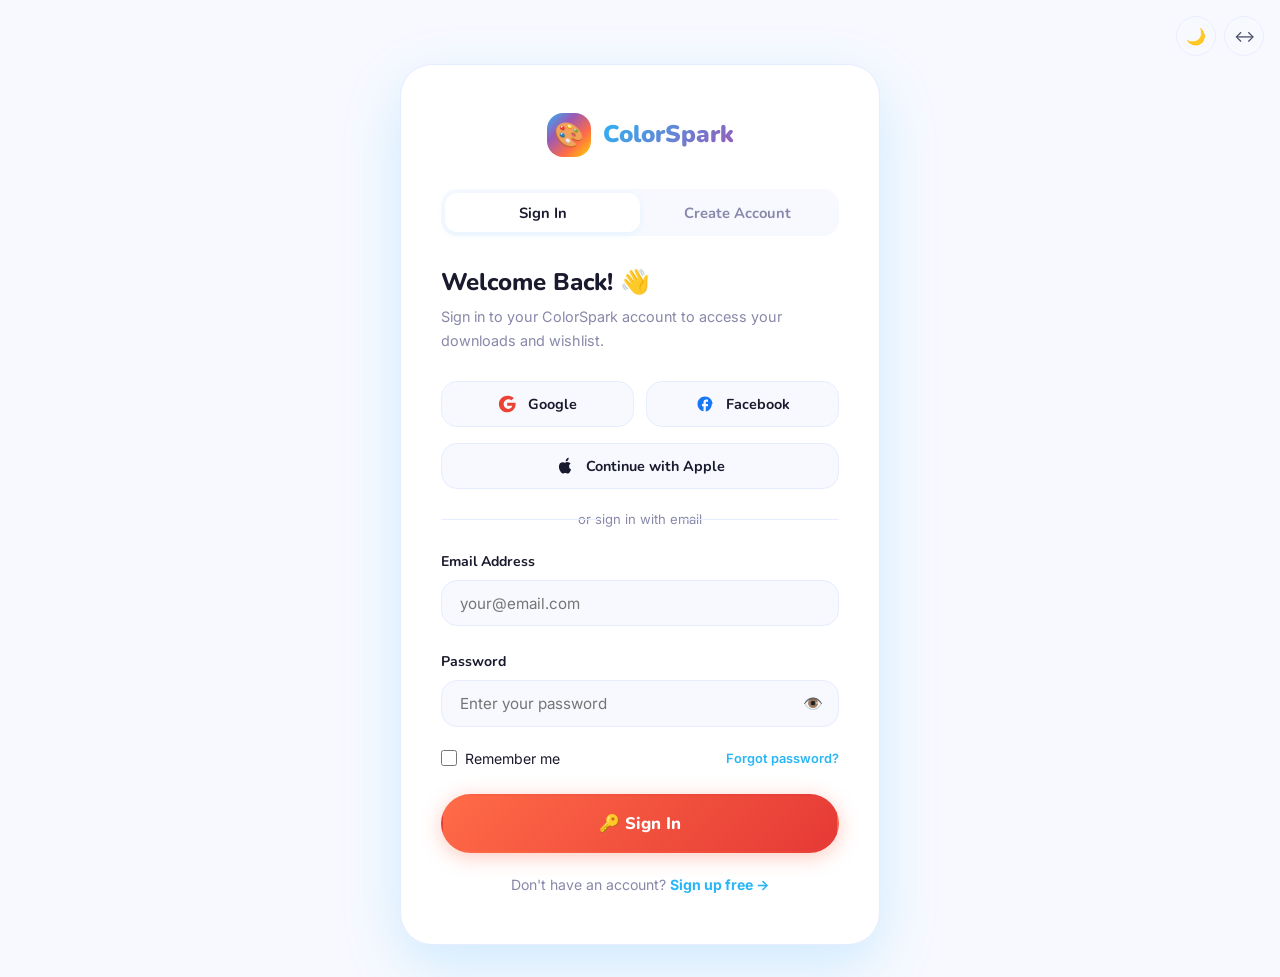
<file: login.html>
<!DOCTYPE html>
<html lang="en" dir="ltr" data-theme="light">
<head>
  <meta charset="UTF-8" />
  <meta name="viewport" content="width=device-width, initial-scale=1.0" />
  <title>Login & Sign Up – ColorSpark</title>
  <meta name="description" content="Sign in to your ColorSpark account to access your digital downloads, order history, wishlist, and exclusive member benefits." />
  <link rel="icon" href="data:image/svg+xml,<svg xmlns=%22http://www.w3.org/2000/svg%22 viewBox=%220 0 100 100%22><text y=%22.9em%22 font-size=%2290%22>🎨</text></svg>" />
  <link rel="preconnect" href="https://fonts.googleapis.com" />
  <link href="https://fonts.googleapis.com/css2?family=Nunito:wght@400;600;700;800;900&family=Inter:wght@300;400;500;600;700&display=swap" rel="stylesheet" />
  <link rel="stylesheet" href="css/style.css" />
  <link rel="stylesheet" href="css/animations.css" />
  <link rel="stylesheet" href="css/rtl.css" />
  <style>
    /* Centered card layout */
    .login-page { min-height: 100vh; display: flex; align-items: center; justify-content: center; background: var(--bg-soft); padding: 2rem 1rem; }
    .login-panel { display: flex; flex-direction: column; align-items: center; justify-content: center; padding: 3rem 2.5rem; background: var(--bg-base); border-radius: var(--radius-xl); box-shadow: var(--shadow-lg); border: 1px solid var(--border); width: 100%; max-width: 480px; margin-top: 2rem; }
    .login-form-box { width: 100%; }
    .login-logo { display: flex; align-items: center; gap: .75rem; margin-bottom: 2rem; text-decoration: none; justify-content: center; }
    .login-logo-icon { width: 44px; height: 44px; background: var(--grad-rainbow); border-radius: var(--radius-md); display: flex; align-items: center; justify-content: center; font-size: 1.5rem; }
    .login-logo span { font-family: var(--font-heading); font-weight: 900; font-size: 1.5rem; }
    /* Tab toggle */
    .auth-tabs { display: flex; background: var(--bg-soft); border-radius: var(--radius-md); padding: 4px; margin-bottom: 2rem; }
    .auth-tab { flex: 1; padding: .6rem; border-radius: calc(var(--radius-md) - 4px); font-family: var(--font-heading); font-weight: 700; font-size: .92rem; cursor: pointer; border: none; background: transparent; color: var(--text-muted); transition: all .25s; text-align: center; }
    .auth-tab.active { background: var(--bg-card); color: var(--text-primary); box-shadow: var(--shadow-sm); }
    /* Social login */
    .social-login-btn { display: flex; align-items: center; gap: .75rem; width: 100%; padding: .75rem 1.25rem; border: 1.5px solid var(--border); border-radius: var(--radius-md); background: var(--bg-soft); color: var(--text-primary); font-family: var(--font-heading); font-weight: 700; font-size: .9rem; cursor: pointer; transition: all var(--transition); margin-bottom: .75rem; }
    .social-login-btn:hover { border-color: var(--sky-blue); background: var(--sky-blue-light); }
    .divider-text { text-align: center; font-size: .82rem; color: var(--text-muted); position: relative; margin: 1.25rem 0; }
    .divider-text::before, .divider-text::after { content: ''; position: absolute; top: 50%; width: 40%; height: 1px; background: var(--border); }
    .divider-text::before { left: 0; }
    .divider-text::after { right: 0; }
    /* Password toggle */
    .password-wrap { position: relative; width: 100%; }
    .password-wrap .form-input { width: 100%; padding-right: 3rem; }
    .password-toggle { position: absolute; right: 1rem; top: 50%; transform: translateY(-50%); cursor: pointer; font-size: 1rem; border: none; background: transparent; color: var(--text-muted); }
    /* Form row for side-by-side inputs */
    .form-row { display: grid; grid-template-columns: 1fr 1fr; gap: 1rem; }
    /* Benefits list on visual side */
    .login-benefit { display: flex; align-items: center; gap: .85rem; color: rgba(255,255,255,.85); margin-bottom: .9rem; font-size: .95rem; }
    .login-benefit-dot { width: 32px; height: 32px; border-radius: 50%; display: flex; align-items: center; justify-content: center; font-size: 1rem; flex-shrink: 0; }
  </style>
</head>
<body>
  <div style="position:fixed;top:1rem;right:1rem;z-index:1000;display:flex;gap:0.5rem;">
    <button class="control-btn theme-toggle-btn">🌙</button>
    <button class="control-btn rtl-toggle-btn">↔️</button>
  </div>

  <div class="login-page">
    <div class="login-panel">
      <div class="login-form-box">
        <a href="index.html" class="login-logo">
          <div class="login-logo-icon">🎨</div>
          <span class="gradient-text">ColorSpark</span>
        </a>

        <!-- Auth tabs -->
        <div class="auth-tabs" role="tablist">
          <button class="auth-tab active" id="login-tab" data-auth="login" role="tab" onclick="switchAuth('login')">Sign In</button>
          <button class="auth-tab" id="register-tab" data-auth="register" role="tab" onclick="switchAuth('register')">Create Account</button>
        </div>

        <!-- LOGIN form -->
        <div id="login-form" class="auth-panel">
          <h2 style="font-size:1.5rem;margin-bottom:.5rem;">Welcome Back! 👋</h2>
          <p style="color:var(--text-muted);font-size:.9rem;margin-bottom:1.75rem;">Sign in to your ColorSpark account to access your downloads and wishlist.</p>

          <!-- Social login -->
          <div style="display:grid; grid-template-columns: 1fr 1fr; gap:0.75rem; margin-bottom:1rem;">
            <button class="social-login-btn" style="justify-content:center; margin-bottom:0;"><svg viewBox="0 0 24 24" width="18" height="18" fill="currentColor" style="color:#EA4335;"><path d="M12.24 10.285V14.4h6.887c-.648 2.41-2.519 4.114-5.136 4.114-3.555 0-6.437-2.882-6.437-6.437 0-3.555 2.882-6.436 6.437-6.436 1.543 0 2.955.553 4.07 1.473l3.078-3.078C19.298 2.23 15.975 1 12.24 1 6.13 1 1.18 5.95 1.18 12.06c0 6.11 4.95 11.06 11.06 11.06 6.368 0 11.233-4.475 11.233-11.06 0-.671-.067-1.341-.168-1.775H12.24z"/></svg> Google</button>
            <button class="social-login-btn" style="justify-content:center; margin-bottom:0;"><svg viewBox="0 0 24 24" width="18" height="18" fill="currentColor" style="color:#1877F2;"><path d="M22 12c0-5.52-4.48-10-10-10S2 6.48 2 12c0 4.84 3.44 8.87 8 9.8V15H8v-3h2V9.5C10 7.57 11.57 6 13.5 6H16v3h-2c-.55 0-1 .45-1 1v2h3v3h-3v6.95c4.56-.93 8-4.96 8-9.75z"/></svg> Facebook</button>
          </div>
          <button class="social-login-btn" style="justify-content:center; margin-bottom:0.75rem;"><svg viewBox="0 0 24 24" width="18" height="18" fill="currentColor" style="color:var(--text-primary);"><path d="M18.71 19.5c-.83 1.24-1.71 2.45-3.05 2.47-1.34.03-1.77-.79-3.29-.79-1.53 0-2 .77-3.27.82-1.31.05-2.3-1.32-3.14-2.53C4.25 17 2.94 12.45 4.7 9.39c.87-1.52 2.43-2.48 4.12-2.51 1.28-.02 2.5.87 3.29.87.78 0 2.26-1.07 3.81-.91.65.03 2.47.26 3.64 1.98-.09.06-2.17 1.28-2.15 3.81.03 3.02 2.65 4.03 2.68 4.04-.03.07-.42 1.44-1.38 2.83M15.97 4.17c.66-.81 1.11-1.93.99-3.06-1 .04-2.22.67-2.94 1.51-.62.73-1.16 1.87-1.01 2.98 1.12.09 2.27-.61 2.96-1.43z"/></svg> Continue with Apple</button>

          <div class="divider-text">or sign in with email</div>

          <form id="loginFormEl" novalidate>
            <div class="form-group">
              <label class="form-label">Email Address</label>
              <input type="email" id="loginEmail" class="form-input" placeholder="your@email.com" required autocomplete="email" />
            </div>
            <div class="form-group" style="margin-bottom: 1.25rem;">
              <label class="form-label">Password</label>
              <div class="password-wrap">
                <input type="password" id="loginPassword" class="form-input" placeholder="Enter your password" required autocomplete="current-password" />
                <button type="button" class="password-toggle" onclick="togglePwd('loginPassword', this)">👁️</button>
              </div>
            </div>
            <div style="display:flex;justify-content:space-between;align-items:center;margin-bottom:1.5rem;">
              <label style="display:flex;align-items:center;gap:.5rem;font-size:.88rem;cursor:pointer;margin:0;">
                <input type="checkbox" style="accent-color:var(--sky-blue);width:16px;height:16px;margin:0;" />
                Remember me
              </label>
              <a href="#" style="font-size:.8rem;color:var(--sky-blue);font-weight:600;">Forgot password?</a>
            </div>
            <button type="submit" class="btn btn-primary btn-lg" style="width:100%;justify-content:center;">🔑 Sign In</button>
          </form>

          <p style="text-align:center;font-size:.88rem;color:var(--text-muted);margin-top:1.25rem;">Don't have an account? <a href="#" onclick="switchAuth('register')" style="color:var(--sky-blue);font-weight:700;">Sign up free →</a></p>
        </div>

        <!-- REGISTER form -->
        <div id="register-form" class="auth-panel" style="display:none;">
          <h2 style="font-size:1.5rem;margin-bottom:.5rem;">Join ColorSpark! 🎉</h2>
          <p style="color:var(--text-muted);font-size:.9rem;margin-bottom:1.75rem;">Create your free account and unlock your creative library today.</p>

          <div style="display:grid; grid-template-columns: 1fr 1fr; gap:0.75rem; margin-bottom:1rem;">
            <button class="social-login-btn" style="justify-content:center; margin-bottom:0;"><svg viewBox="0 0 24 24" width="18" height="18" fill="currentColor" style="color:#EA4335;"><path d="M12.24 10.285V14.4h6.887c-.648 2.41-2.519 4.114-5.136 4.114-3.555 0-6.437-2.882-6.437-6.437 0-3.555 2.882-6.436 6.437-6.436 1.543 0 2.955.553 4.07 1.473l3.078-3.078C19.298 2.23 15.975 1 12.24 1 6.13 1 1.18 5.95 1.18 12.06c0 6.11 4.95 11.06 11.06 11.06 6.368 0 11.233-4.475 11.233-11.06 0-.671-.067-1.341-.168-1.775H12.24z"/></svg> Google</button>
            <button class="social-login-btn" style="justify-content:center; margin-bottom:0;"><svg viewBox="0 0 24 24" width="18" height="18" fill="currentColor" style="color:#1877F2;"><path d="M22 12c0-5.52-4.48-10-10-10S2 6.48 2 12c0 4.84 3.44 8.87 8 9.8V15H8v-3h2V9.5C10 7.57 11.57 6 13.5 6H16v3h-2c-.55 0-1 .45-1 1v2h3v3h-3v6.95c4.56-.93 8-4.96 8-9.75z"/></svg> Facebook</button>
          </div>
          <button class="social-login-btn" style="justify-content:center; margin-bottom:0.75rem;"><svg viewBox="0 0 24 24" width="18" height="18" fill="currentColor" style="color:var(--text-primary);"><path d="M18.71 19.5c-.83 1.24-1.71 2.45-3.05 2.47-1.34.03-1.77-.79-3.29-.79-1.53 0-2 .77-3.27.82-1.31.05-2.3-1.32-3.14-2.53C4.25 17 2.94 12.45 4.7 9.39c.87-1.52 2.43-2.48 4.12-2.51 1.28-.02 2.5.87 3.29.87.78 0 2.26-1.07 3.81-.91.65.03 2.47.26 3.64 1.98-.09.06-2.17 1.28-2.15 3.81.03 3.02 2.65 4.03 2.68 4.04-.03.07-.42 1.44-1.38 2.83M15.97 4.17c.66-.81 1.11-1.93.99-3.06-1 .04-2.22.67-2.94 1.51-.62.73-1.16 1.87-1.01 2.98 1.12.09 2.27-.61 2.96-1.43z"/></svg> Sign up with Apple</button>

          <div class="divider-text">or create with email</div>

          <form id="registerFormEl" novalidate>
            <div class="form-group">
              <label class="form-label">First Name *</label>
              <input type="text" class="form-input" placeholder="First Name" required autocomplete="given-name" />
            </div>
            <div class="form-group">
              <label class="form-label">Last Name *</label>
              <input type="text" class="form-input" placeholder="Last Name" required autocomplete="family-name" />
            </div>
            <div class="form-group">
              <label class="form-label">Email Address *</label>
              <input type="email" id="regEmail" class="form-input" placeholder="your@email.com" required autocomplete="email" />
            </div>
            <div class="form-group">
              <label class="form-label">Password *</label>
              <div class="password-wrap">
                <input type="password" id="regPassword" class="form-input" placeholder="At least 8 characters" required autocomplete="new-password" />
                <button type="button" class="password-toggle" onclick="togglePwd('regPassword', this)">👁️</button>
              </div>
            </div>
            <div class="form-group">
              <label class="form-label">Confirm Password *</label>
              <div class="password-wrap">
                <input type="password" id="regConfirmPassword" class="form-input" placeholder="Repeat your password" required autocomplete="new-password" />
                <button type="button" class="password-toggle" onclick="togglePwd('regConfirmPassword', this)">👁️</button>
              </div>
            </div>
            <div class="form-group">
              <label class="form-label">I am a...</label>
              <select class="form-select">
                <option>Parent</option>
                <option>Teacher / Educator</option>
                <option>Homeschool Parent</option>
                <option>Coloring Enthusiast</option>
                <option>School Administrator</option>
              </select>
            </div>
            <label style="display:flex;align-items:flex-start;gap:.5rem;font-size:.88rem;margin-bottom:1.25rem;cursor:pointer;">
              <input type="checkbox" style="accent-color:var(--sky-blue);width:16px;height:16px;margin-top:3px;flex-shrink:0;" required />
              <span>I agree to the <a href="#" style="color:var(--sky-blue);font-weight:600;">Terms of Service</a> and <a href="#" style="color:var(--sky-blue);font-weight:600;">Privacy Policy</a></span>
            </label>
            <label style="display:flex;align-items:flex-start;gap:.5rem;font-size:.88rem;margin-bottom:1.5rem;cursor:pointer;">
              <input type="checkbox" style="accent-color:var(--sky-blue);width:16px;height:16px;margin-top:3px;flex-shrink:0;" checked />
              <span>Send me free weekly coloring activity ideas (opt out anytime)</span>
            </label>
            <button type="submit" class="btn btn-primary btn-lg confetti-btn" style="width:100%;justify-content:center;">🎉 Create Free Account</button>
          </form>

          <p style="text-align:center;font-size:.88rem;color:var(--text-muted);margin-top:1.25rem;">Already have an account? <a href="#" onclick="switchAuth('login')" style="color:var(--sky-blue);font-weight:700;">Sign in →</a></p>
        </div>
      </div>
    </div>
  </div>

  <div id="toast" class="toast"></div>
  <script src="js/main.js"></script>
  <script src="js/animations.js"></script>
  <script>
    function switchAuth(type) {
      ['login','register'].forEach(t => {
        document.getElementById(t+'-form').style.display = t === type ? '' : 'none';
        document.getElementById(t+'-tab').classList.toggle('active', t === type);
      });
    }
    function togglePwd(id, btn) {
      const inp = document.getElementById(id);
      if (!inp) return;
      inp.type = inp.type === 'password' ? 'text' : 'password';
      btn.textContent = inp.type === 'password' ? '👁️' : '🙈';
    }
    // Form submit demo
    ['loginFormEl','registerFormEl'].forEach(id => {
      const form = document.getElementById(id);
      if (form) form.addEventListener('submit', function(e) {
        e.preventDefault();
        const toast = document.getElementById('toast');
        if (toast) { toast.innerHTML = id === 'loginFormEl' ? '✅ Signed in! Welcome back!' : '🎉 Account created! Welcome to ColorSpark!'; toast.classList.add('show'); clearTimeout(toast._t); toast._t = setTimeout(()=>toast.classList.remove('show'),3000); }
      });
    });
  </script>
</body>
</html>
</file>
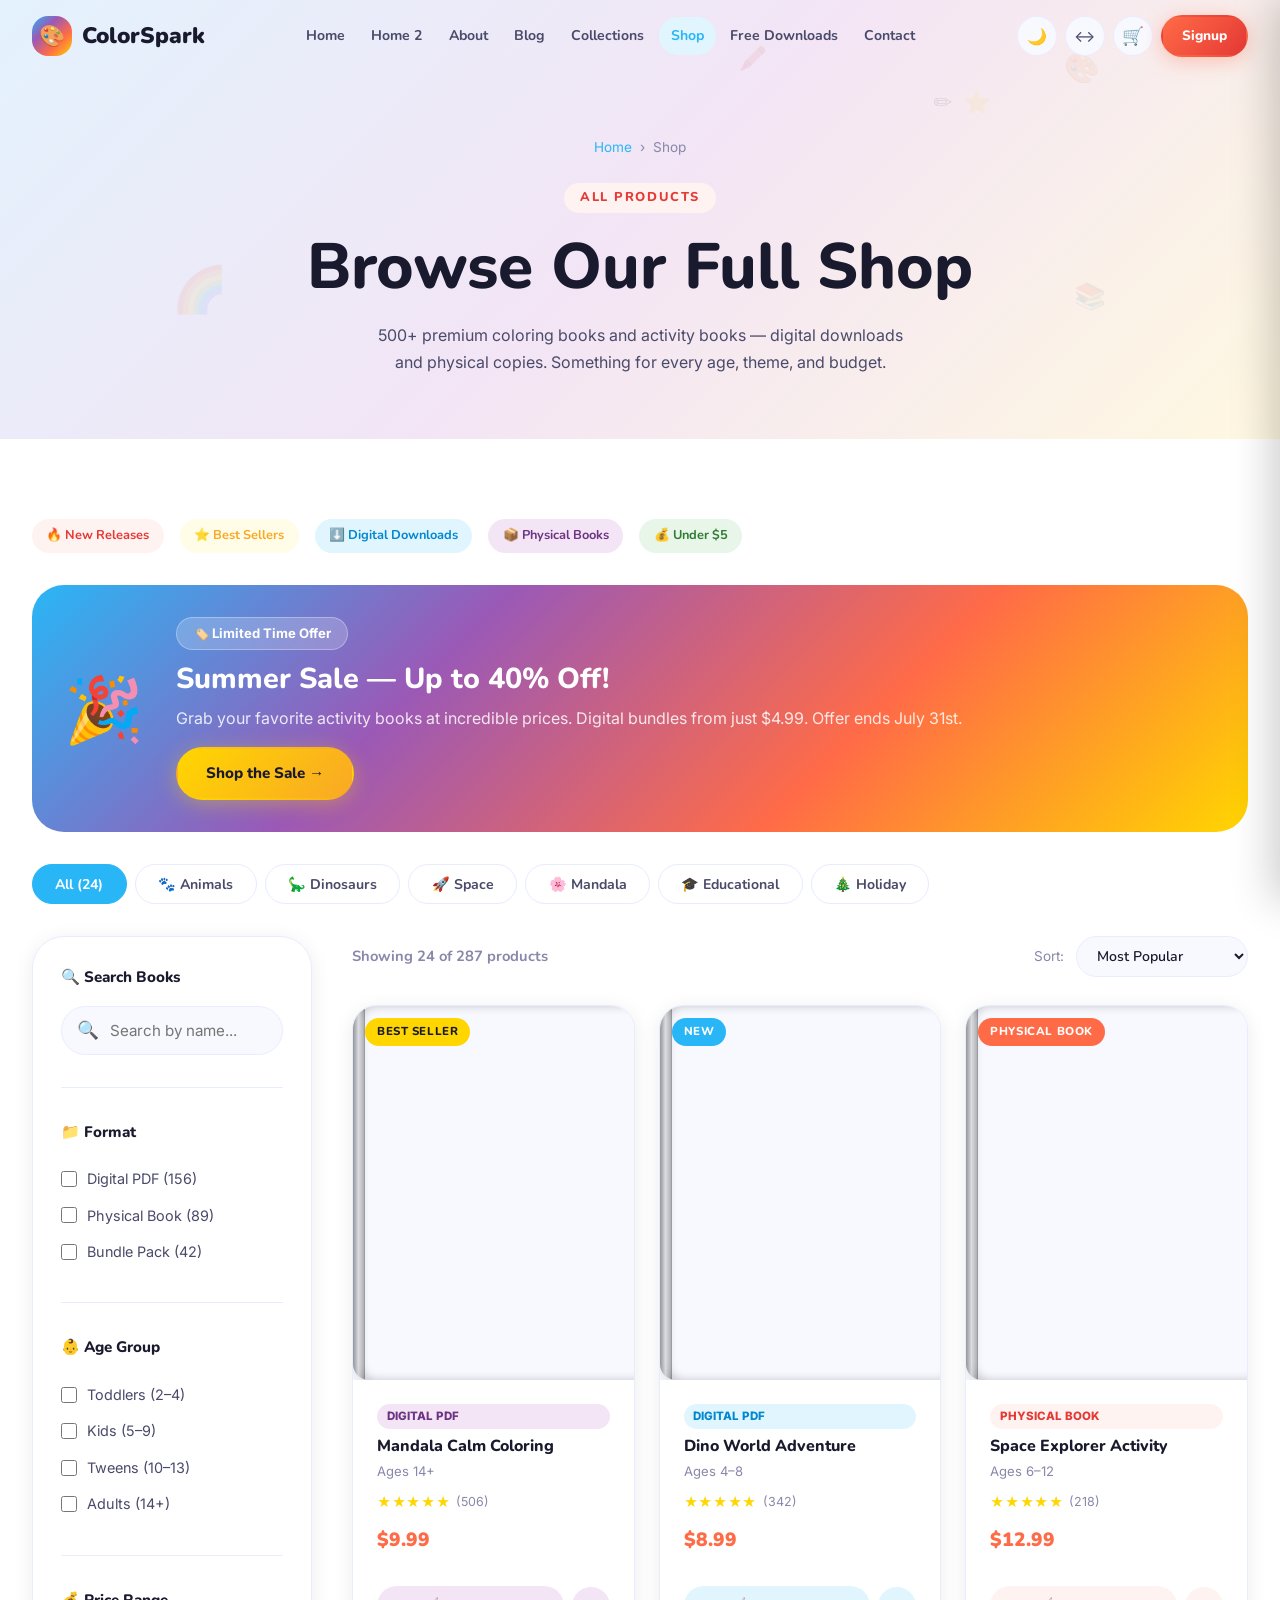
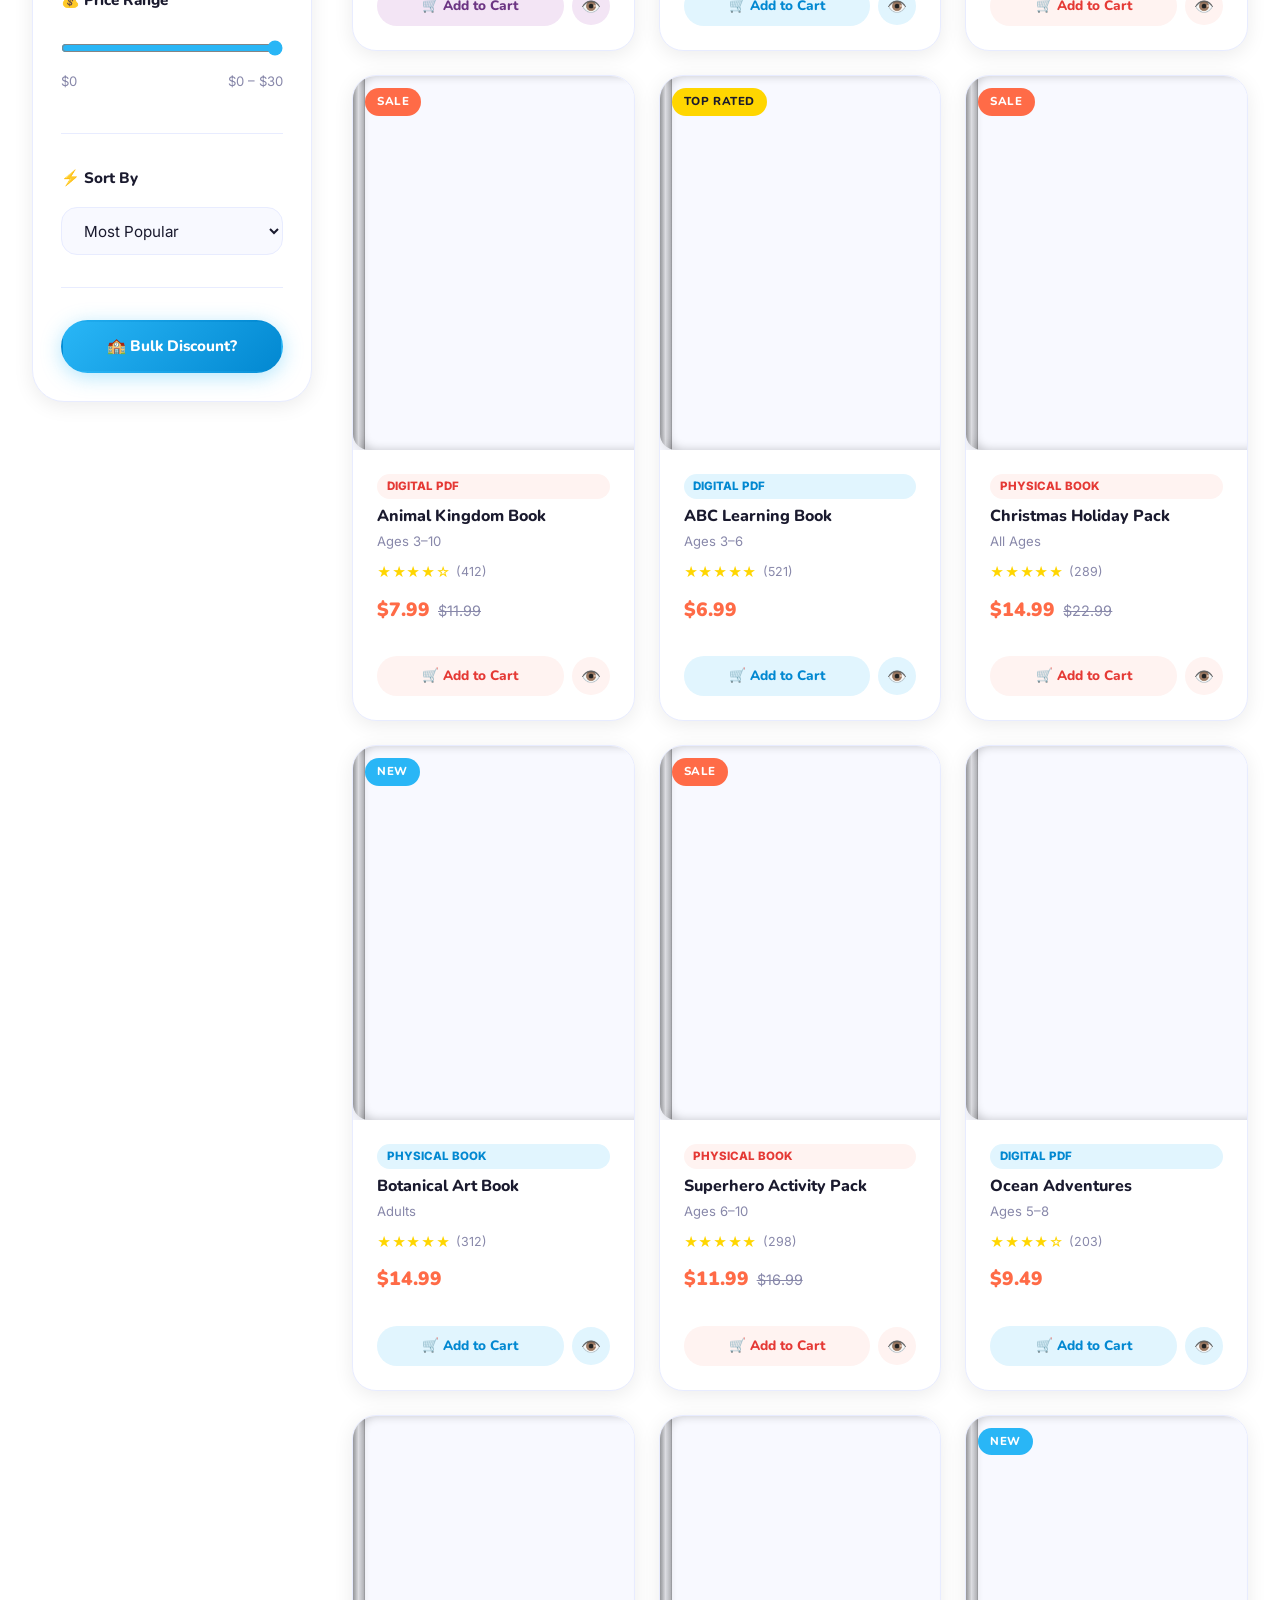
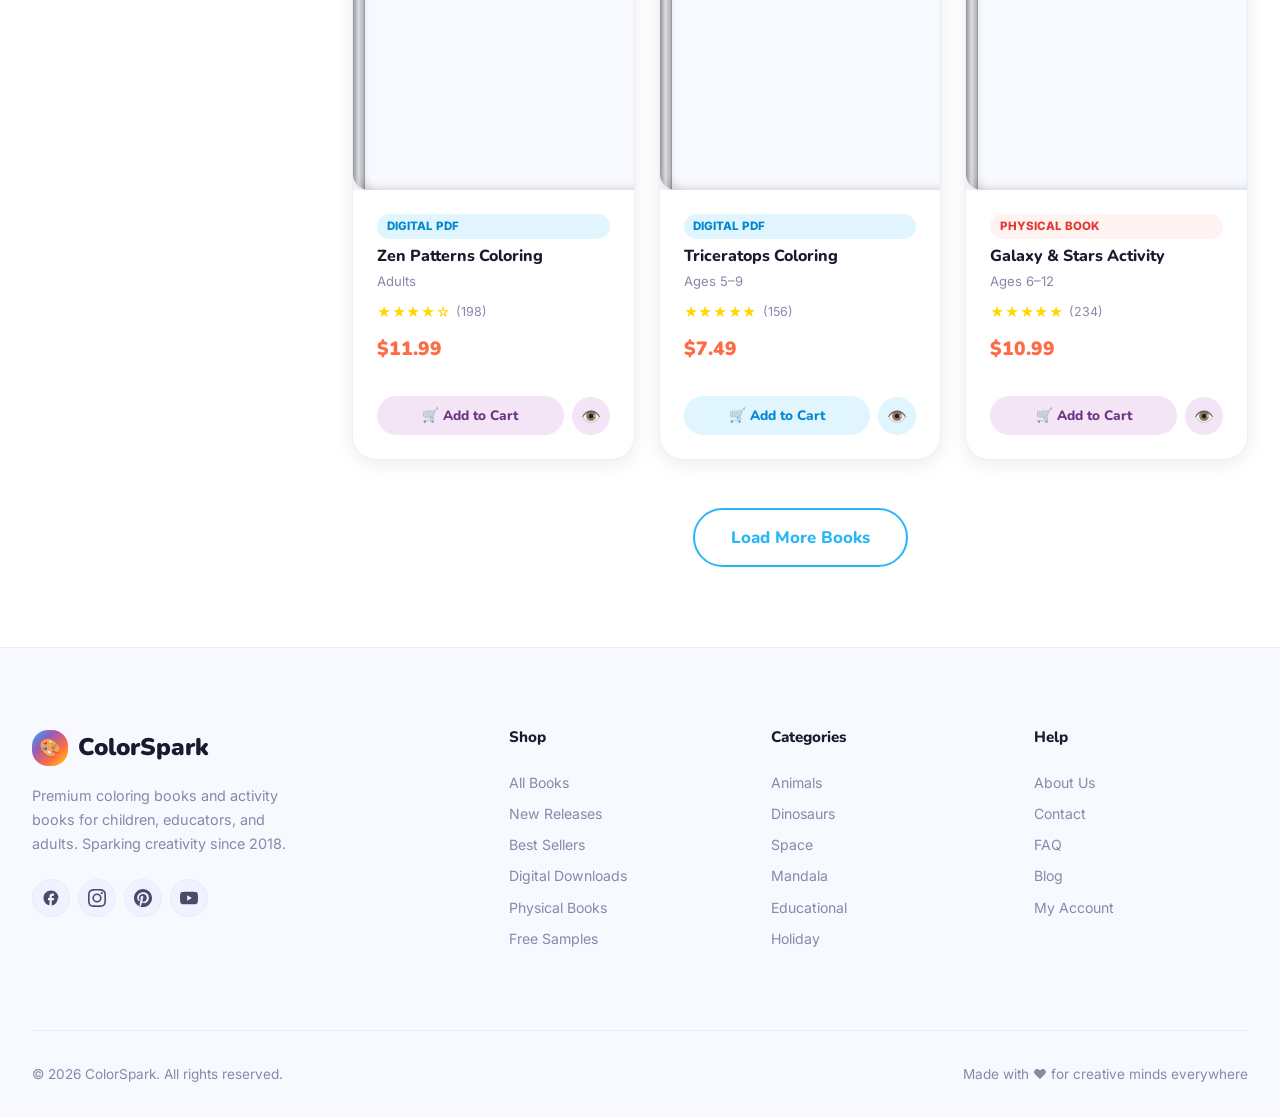
<file: shop.html>
<!DOCTYPE html>
<html lang="en" dir="ltr" data-theme="light">
<head>
  <meta charset="UTF-8" />
  <meta name="viewport" content="width=device-width, initial-scale=1.0" />
  <title>Shop – ColorSpark | Buy Coloring Books Online</title>
  <meta name="description" content="Shop ColorSpark's full catalog of coloring books and activity books. Filter by category, format, age group, and price. Digital downloads and physical books available." />
  <link rel="icon" href="data:image/svg+xml,<svg xmlns=%22http://www.w3.org/2000/svg%22 viewBox=%220 0 100 100%22><text y=%22.9em%22 font-size=%2290%22>🎨</text></svg>" />
  <link rel="preconnect" href="https://fonts.googleapis.com" />
  <link href="https://fonts.googleapis.com/css2?family=Nunito:wght@400;600;700;800;900&family=Inter:wght@300;400;500;600;700&display=swap" rel="stylesheet" />
  <link rel="stylesheet" href="css/style.css" />
  <link rel="stylesheet" href="css/animations.css" />
  <link rel="stylesheet" href="css/rtl.css" />
  <style>
    .page-scroll-progress { position:fixed;top:0;left:0;height:3px;background:var(--grad-rainbow);z-index:2000;width:0; }
    .shop-layout { display: grid; grid-template-columns: 280px 1fr; gap: 2.5rem; align-items: start; }
    .shop-sidebar { background: var(--bg-card); border: 1px solid var(--border); border-radius: var(--radius-xl); padding: 1.75rem; position: sticky; top: calc(var(--nav-h) + 20px); box-shadow: var(--shadow-card); }
    .sidebar-section { margin-bottom: 2rem; padding-bottom: 2rem; border-bottom: 1px solid var(--border); }
    .sidebar-section:last-child { margin-bottom: 0; padding-bottom: 0; border-bottom: none; }
    .sidebar-title { font-family: var(--font-heading); font-weight: 800; font-size: .95rem; margin-bottom: 1rem; display: flex; align-items: center; gap: .5rem; }
    .filter-check { display: flex; align-items: center; gap: .6rem; padding: .4rem 0; cursor: pointer; font-size: .9rem; color: var(--text-secondary); transition: color var(--transition); }
    .filter-check:hover { color: var(--sky-blue); }
    .filter-check input { accent-color: var(--sky-blue); width: 16px; height: 16px; }
    .price-range-wrap { padding: .5rem 0; }
    .price-range-wrap input[type=range] { width: 100%; accent-color: var(--sky-blue); }
    /* Shop toolbar */
    .shop-toolbar { display: flex; align-items: center; justify-content: space-between; margin-bottom: 1.75rem; gap: 1rem; flex-wrap: wrap; }
    .shop-count { font-family: var(--font-heading); font-weight: 700; font-size: .92rem; color: var(--text-muted); }
    .toolbar-right { display: flex; align-items: center; gap: .75rem; }
    .sort-select { padding: .55rem 1rem; border: 1.5px solid var(--border); border-radius: var(--radius-full); background: var(--bg-soft); color: var(--text-primary); font-family: var(--font-heading); font-size: .88rem; font-weight: 600; outline: none; cursor: pointer; }
    /* Featured banner */
    .featured-banner { background: var(--grad-rainbow); border-radius: var(--radius-xl); padding: 2rem; color: #fff; margin-bottom: 2rem; display: flex; align-items: center; gap: 2rem; }
    @media (max-width: 600px) { .featured-banner { flex-direction: column; text-align: center; } }
    .featured-banner h3 { color: #fff; margin-bottom: .5rem; }
    .featured-banner p { color: rgba(255,255,255,.85); margin-bottom: 1rem; }
    .promo-badge-large { display: inline-flex; align-items: center; gap: .4rem; background: rgba(255,255,255,.2); border: 1px solid rgba(255,255,255,.3); border-radius: 999px; padding: .3rem 1rem; font-size: .82rem; font-weight: 700; margin-bottom: .75rem; }
    .products-grid { display: grid; grid-template-columns: repeat(auto-fill,minmax(220px,1fr)); gap: 1.5rem; }
    /* Search bar */
    .search-wrap { position: relative; margin-bottom: 2rem; }
    .search-input { width: 100%; padding: .85rem 1.2rem .85rem 3rem; border: 1.5px solid var(--border); border-radius: var(--radius-full); background: var(--bg-soft); color: var(--text-primary); font-size: .95rem; outline: none; transition: all var(--transition); }
    .search-input:focus { border-color: var(--sky-blue); box-shadow: 0 0 0 3px rgba(41,182,246,.12); }
    .search-icon { position: absolute; left: 1rem; top: 50%; transform: translateY(-50%); font-size: 1.1rem; pointer-events: none; }
    /* Promo badge strip */
    .promo-strip { display: flex; gap: 1rem; margin-bottom: 2rem; flex-wrap: wrap; }
    .promo-tag { display: flex; align-items: center; gap: .4rem; padding: .4rem .9rem; border-radius: var(--radius-full); font-family: var(--font-heading); font-weight: 700; font-size: .8rem; cursor: pointer; transition: all .2s; }
    .promo-tag:hover { transform: scale(1.05); }

    /* Mobile/Tablet filter toggle */
    .filter-toggle-btn {
      display: none;
      align-items: center;
      gap: .5rem;
      padding: .6rem 1.2rem;
      border-radius: var(--radius-full);
      background: var(--sky-blue);
      color: #fff;
      font-family: var(--font-heading);
      font-weight: 800;
      font-size: .88rem;
      border: none;
      cursor: pointer;
      transition: all var(--transition);
    }
    .filter-toggle-btn:hover { background: var(--sky-blue-dark); }

    @media (max-width: 1000px) {
      .shop-layout { grid-template-columns: 1fr; }
      .shop-sidebar {
        position: static !important;
        top: auto !important;
        display: none; /* hidden by default on mobile */
        margin-bottom: 1.5rem;
      }
      .shop-sidebar.filters-open { display: block; }
      .filter-toggle-btn { display: inline-flex; }
      .products-grid { grid-template-columns: repeat(2, 1fr); gap: 1.5rem; }
    }
    @media (max-width: 500px) {
      .products-grid { grid-template-columns: 1fr; gap: 1.5rem; }
    }
  </style>
</head>
<body>
  <div class="page-scroll-progress"></div>
  <nav id="navbar">
    <div class="nav-container">
      <a href="index.html" class="nav-logo"><div class="nav-logo-icon">🎨</div><span>ColorSpark</span></a>
      <div class="nav-links">
        <a href="index.html" class="nav-link">Home</a>
        <a href="home2.html" class="nav-link">Home 2</a>
        <a href="about.html" class="nav-link">About</a>
        <a href="blog.html" class="nav-link">Blog</a>
        <a href="collections.html" class="nav-link">Collections</a>
        <a href="shop.html" class="nav-link">Shop</a>
        <a href="free-downloads.html" class="nav-link">Free Downloads</a>
        <a href="contact.html" class="nav-link">Contact</a>
      </div>
      <div class="nav-actions">
        <button class="control-btn theme-toggle-btn">🌙</button>
        <button class="control-btn rtl-toggle-btn">↔️</button>
        <button class="nav-icon-btn open-cart-btn">🛒<span class="cart-count">0</span></button>
        <a href="login.html" class="btn btn-primary btn-sm">Signup</a>
      </div>
      <button class="nav-hamburger"><span></span><span></span><span></span></button>
    </div>
  </nav>
  <div class="mobile-nav">
    <a href="index.html" class="nav-link">🏠 Home</a>
    <a href="home2.html" class="nav-link">🏡 Home 2</a>
    <a href="about.html" class="nav-link">💡 About</a>
    <a href="blog.html" class="nav-link">📝 Blog</a>
    <a href="collections.html" class="nav-link">📚 Collections</a>
    <a href="shop.html" class="nav-link">🛍️ Shop</a>
    <a href="free-downloads.html" class="nav-link">⬇️ Free Downloads</a>
    <a href="contact.html" class="nav-link">📬 Contact</a>
    <a href="login.html" class="nav-link">🔑 Login</a>
    <div class="mobile-nav-utils">
      <button class="control-btn theme-toggle-btn" title="Toggle Dark Mode">🌙</button>
      <button class="control-btn rtl-toggle-btn" title="Toggle RTL">↔️</button>
      <button class="nav-icon-btn open-cart-btn" title="Shopping Cart">🛒<span class="cart-count">0</span></button>
      <a href="login.html" class="btn btn-primary btn-sm" style="flex:1;text-align:center;">Signup</a>
    </div>
  </div>

  <!-- PAGE HERO -->
  <section class="page-hero">
    <div class="floating-shapes" data-shape-count="6" style="opacity:.2;"></div>
    <div class="container" style="position:relative;z-index:2;">
      <div class="breadcrumb" style="justify-content:center;"><a href="index.html">Home</a> <span>›</span> <span>Shop</span></div>
      <span class="section-label label-coral">All Products</span>
      <h1 class="reveal">Browse Our Full Shop</h1>
      <p class="reveal reveal-delay-1">500+ premium coloring books and activity books — digital downloads and physical copies. Something for every age, theme, and budget.</p>
    </div>
  </section>

  <section class="section">
    <div class="container">

      <!-- Promo Strip -->
      <div class="promo-strip reveal">
        <div class="promo-tag" style="background:var(--coral-light);color:var(--coral-dark);">🔥 New Releases</div>
        <div class="promo-tag" style="background:var(--yellow-light);color:var(--yellow-dark);">⭐ Best Sellers</div>
        <div class="promo-tag" style="background:var(--sky-blue-light);color:var(--sky-blue-dark);">⬇️ Digital Downloads</div>
        <div class="promo-tag" style="background:var(--purple-light);color:var(--purple-dark);">📦 Physical Books</div>
        <div class="promo-tag" style="background:#E8F5E9;color:#2E7D32;">💰 Under $5</div>
      </div>

      <!-- Featured Banner -->
      <div class="featured-banner reveal">
        <div style="font-size:4rem;flex-shrink:0;">🎉</div>
        <div style="flex:1;">
          <div class="promo-badge-large">🏷️ Limited Time Offer</div>
          <h3>Summer Sale — Up to 40% Off!</h3>
          <p>Grab your favorite activity books at incredible prices. Digital bundles from just $4.99. Offer ends July 31st.</p>
          <a href="#products" class="btn btn-yellow">Shop the Sale →</a>
        </div>
      </div>

      <!-- Category tab filters -->
      <div class="tab-group" id="shopTabs">
        <div class="tab-nav reveal" style="margin-bottom:2rem;">
          <button class="tab-btn filter-btn active" data-filter="all">All (24)</button>
          <button class="tab-btn filter-btn" data-filter="animals">🐾 Animals</button>
          <button class="tab-btn filter-btn" data-filter="dinosaurs">🦕 Dinosaurs</button>
          <button class="tab-btn filter-btn" data-filter="space">🚀 Space</button>
          <button class="tab-btn filter-btn" data-filter="mandala">🌸 Mandala</button>
          <button class="tab-btn filter-btn" data-filter="educational">🎓 Educational</button>
          <button class="tab-btn filter-btn" data-filter="holiday">🎄 Holiday</button>
        </div>
      </div>

      <!-- Mobile Filter Toggle button (shows on ≤1000px) -->
      <div style="margin-bottom:1rem;">
        <button class="filter-toggle-btn" id="filterToggleBtn" onclick="toggleFilters()">
          🎛️ Filters &amp; Search
        </button>
      </div>

      <div class="shop-layout">
        <!-- Sidebar -->
        <aside class="shop-sidebar reveal-left" style="top:calc(var(--nav-h) + 20px);">
          <!-- Search -->
          <div class="sidebar-section">
            <div class="sidebar-title">🔍 Search Books</div>
            <div class="search-wrap" style="margin-bottom:0;">
              <span class="search-icon">🔍</span>
              <input type="text" class="search-input" id="product-search" placeholder="Search by name..." />
            </div>
          </div>
          <!-- Format -->
          <div class="sidebar-section">
            <div class="sidebar-title">📁 Format</div>
            <label class="filter-check"><input type="checkbox" data-format="digital" onchange="filterByCheckbox()"> Digital PDF (156)</label>
            <label class="filter-check"><input type="checkbox" data-format="physical" onchange="filterByCheckbox()"> Physical Book (89)</label>
            <label class="filter-check"><input type="checkbox" data-format="bundle" onchange="filterByCheckbox()"> Bundle Pack (42)</label>
          </div>
          <!-- Age -->
          <div class="sidebar-section">
            <div class="sidebar-title">👶 Age Group</div>
            <label class="filter-check"><input type="checkbox"> Toddlers (2–4)</label>
            <label class="filter-check"><input type="checkbox"> Kids (5–9)</label>
            <label class="filter-check"><input type="checkbox"> Tweens (10–13)</label>
            <label class="filter-check"><input type="checkbox"> Adults (14+)</label>
          </div>
          <!-- Price -->
          <div class="sidebar-section">
            <div class="sidebar-title">💰 Price Range</div>
            <div class="price-range-wrap">
              <input type="range" id="price-range" min="0" max="30" value="30" />
              <div style="display:flex;justify-content:space-between;font-size:.82rem;color:var(--text-muted);margin-top:.5rem;">
                <span>$0</span><span id="price-output">$0 – $30</span>
              </div>
            </div>
          </div>
          <!-- Sort (sidebar mirror) -->
          <div class="sidebar-section">
            <div class="sidebar-title">⚡ Sort By</div>
            <select class="form-select" id="sort-select" style="width:100%;">
              <option value="popular">Most Popular</option>
              <option value="newest">Newest First</option>
              <option value="price-low">Price: Low to High</option>
              <option value="price-high">Price: High to Low</option>
            </select>
          </div>
          <a href="contact.html" class="btn btn-secondary" style="width:100%;justify-content:center;">🏫 Bulk Discount?</a>
        </aside>

        <!-- Products -->
        <div id="products">
          <div class="shop-toolbar reveal">
            <div class="shop-count">Showing <strong>24</strong> of <strong>287</strong> products</div>
            <div class="toolbar-right">
              <span style="font-size:.85rem;color:var(--text-muted);">Sort:</span>
              <select class="sort-select" id="sort-select-2">
                <option>Most Popular</option>
                <option>Newest First</option>
                <option>Price: Low to High</option>
                <option>Price: High to Low</option>
              </select>
            </div>
          </div>

          <div class="products-grid stagger-grid">
            <!-- Products -->
            <div class="product-card theme-purple" data-id="p1" data-name="Mandala Calm Coloring" data-price="9.99" data-emoji="🌸" data-category="mandala" data-format="digital" data-age="adults" data-rating="4.9" data-pages="60" data-age-label="14+" data-desc="60 intricate mandala designs for mindful coloring and stress relief." data-reviews="506">
              <div class="product-img-wrap">
                <div class="book-cover-mockup" style="background-image: url('https://images.unsplash.com/photo-1579783900882-c0d3dad7b119?auto=format&fit=crop&w=400&h=500&q=80'); background-size: cover; background-position: center;">
                  <div class="book-cover-spine"></div>
                </div>
              </div>
              <span class="product-badge badge-best">BEST SELLER</span>
              <div class="product-actions"><button class="product-action-btn wishlist-btn" data-id="p1">🤍</button></div>
              <div class="product-info">
                <span style="background:var(--purple-light);color:var(--purple-dark);padding:.2rem .6rem;border-radius:999px;font-size:.72rem;font-weight:800;">DIGITAL PDF</span>
                <h4 style="margin-top:.5rem;">Mandala Calm Coloring</h4>
                <div class="author">Ages 14+</div>
                <div class="product-rating"><span class="stars">★★★★★</span><span class="rating-count">(506)</span></div>
                <div class="product-price"><span class="price-current">$9.99</span></div>
                <div class="product-card-footer">
                  <button class="product-add-btn-split" data-id="p1" data-name="Mandala Calm Coloring" data-price="9.99" data-emoji="🌸" data-type="Digital PDF">🛒 Add to Cart</button>
                  <button class="product-quick-view-btn quick-preview-btn" title="Quick Preview">👁️</button>
                </div>
              </div>
            </div>

            <div class="product-card theme-blue" data-id="p2" data-name="Dino World Adventure" data-price="8.99" data-emoji="🦕" data-category="dinosaurs" data-format="digital" data-age="kids" data-rating="4.9" data-pages="48" data-reviews="342">
              <div class="product-img-wrap">
                <div class="book-cover-mockup" style="background-image: url('https://images.unsplash.com/photo-1569336415962-a4bd9f69cd83?auto=format&fit=crop&w=400&h=500&q=80'); background-size: cover; background-position: center;">
                  <div class="book-cover-spine"></div>
                </div>
              </div>
              <span class="product-badge badge-new">NEW</span>
              <div class="product-actions"><button class="product-action-btn wishlist-btn" data-id="p2">🤍</button></div>
              <div class="product-info">
                <span style="background:var(--sky-blue-light);color:var(--sky-blue-dark);padding:.2rem .6rem;border-radius:999px;font-size:.72rem;font-weight:800;">DIGITAL PDF</span>
                <h4 style="margin-top:.5rem;">Dino World Adventure</h4>
                <div class="author">Ages 4–8</div>
                <div class="product-rating"><span class="stars">★★★★★</span><span class="rating-count">(342)</span></div>
                <div class="product-price"><span class="price-current">$8.99</span></div>
                <div class="product-card-footer">
                  <button class="product-add-btn-split" data-id="p2" data-name="Dino World Adventure" data-price="8.99" data-emoji="🦕" data-type="Digital PDF">🛒 Add to Cart</button>
                  <button class="product-quick-view-btn quick-preview-btn" title="Quick Preview">👁️</button>
                </div>
              </div>
            </div>

            <div class="product-card theme-coral" data-id="p3" data-name="Space Explorer Activity" data-price="12.99" data-emoji="🚀" data-category="space" data-format="physical" data-age="kids" data-rating="4.8" data-pages="64" data-reviews="218">
              <div class="product-img-wrap">
                <div class="book-cover-mockup" style="background-image: url('https://images.unsplash.com/photo-1614728894747-a83421e2b9c9?auto=format&fit=crop&w=400&h=500&q=80'); background-size: cover; background-position: center;">
                  <div class="book-cover-spine"></div>
                </div>
              </div>
              <span class="product-badge badge-physical">PHYSICAL BOOK</span>
              <div class="product-actions"><button class="product-action-btn wishlist-btn" data-id="p3">🤍</button></div>
              <div class="product-info">
                <span style="background:var(--coral-light);color:var(--coral-dark);padding:.2rem .6rem;border-radius:999px;font-size:.72rem;font-weight:800;">PHYSICAL BOOK</span>
                <h4 style="margin-top:.5rem;">Space Explorer Activity</h4>
                <div class="author">Ages 6–12</div>
                <div class="product-rating"><span class="stars">★★★★★</span><span class="rating-count">(218)</span></div>
                <div class="product-price"><span class="price-current">$12.99</span></div>
                <div class="product-card-footer">
                  <button class="product-add-btn-split" data-id="p3" data-name="Space Explorer Activity" data-price="12.99" data-emoji="🚀" data-type="Physical Book">🛒 Add to Cart</button>
                  <button class="product-quick-view-btn quick-preview-btn" title="Quick Preview">👁️</button>
                </div>
              </div>
            </div>

            <div class="product-card theme-coral" data-id="p4" data-name="Animal Kingdom Book" data-price="7.99" data-emoji="🦁" data-category="animals" data-format="digital" data-age="kids" data-rating="4.7" data-pages="40" data-reviews="412">
              <div class="product-img-wrap">
                <div class="book-cover-mockup" style="background-image: url('https://images.unsplash.com/photo-1546182990-dffeafbe841d?auto=format&fit=crop&w=400&h=500&q=80'); background-size: cover; background-position: center;">
                  <div class="book-cover-spine"></div>
                </div>
              </div>
              <span class="product-badge badge-sale">SALE</span>
              <div class="product-actions"><button class="product-action-btn wishlist-btn" data-id="p4">🤍</button></div>
              <div class="product-info">
                <span style="background:var(--coral-light);color:var(--coral-dark);padding:.2rem .6rem;border-radius:999px;font-size:.72rem;font-weight:800;">DIGITAL PDF</span>
                <h4 style="margin-top:.5rem;">Animal Kingdom Book</h4>
                <div class="author">Ages 3–10</div>
                <div class="product-rating"><span class="stars">★★★★☆</span><span class="rating-count">(412)</span></div>
                <div class="product-price"><span class="price-current">$7.99</span><span class="price-original">$11.99</span></div>
                <div class="product-card-footer">
                  <button class="product-add-btn-split" data-id="p4" data-name="Animal Kingdom Book" data-price="7.99" data-emoji="🦁" data-type="Digital PDF">🛒 Add to Cart</button>
                  <button class="product-quick-view-btn quick-preview-btn" title="Quick Preview">👁️</button>
                </div>
              </div>
            </div>

            <div class="product-card theme-blue" data-id="p5" data-name="ABC Learning Book" data-price="6.99" data-emoji="🔤" data-category="educational" data-format="digital" data-age="toddlers" data-rating="4.9" data-pages="52" data-reviews="521">
              <div class="product-img-wrap">
                <div class="book-cover-mockup" style="background-image: url('https://images.unsplash.com/photo-1596464716127-f2a82984de30?auto=format&fit=crop&w=400&h=500&q=80'); background-size: cover; background-position: center;">
                  <div class="book-cover-spine"></div>
                </div>
              </div>
              <span class="product-badge badge-best">TOP RATED</span>
              <div class="product-actions"><button class="product-action-btn wishlist-btn" data-id="p5">🤍</button></div>
              <div class="product-info">
                <span style="background:var(--sky-blue-light);color:var(--sky-blue-dark);padding:.2rem .6rem;border-radius:999px;font-size:.72rem;font-weight:800;">DIGITAL PDF</span>
                <h4 style="margin-top:.5rem;">ABC Learning Book</h4>
                <div class="author">Ages 3–6</div>
                <div class="product-rating"><span class="stars">★★★★★</span><span class="rating-count">(521)</span></div>
                <div class="product-price"><span class="price-current">$6.99</span></div>
                <div class="product-card-footer">
                  <button class="product-add-btn-split" data-id="p5" data-name="ABC Learning Book" data-price="6.99" data-emoji="🔤" data-type="Digital PDF">🛒 Add to Cart</button>
                  <button class="product-quick-view-btn quick-preview-btn" title="Quick Preview">👁️</button>
                </div>
              </div>
            </div>

            <div class="product-card theme-coral" data-id="p6" data-name="Christmas Holiday Pack" data-price="14.99" data-emoji="🎄" data-category="holiday" data-format="physical" data-age="kids" data-rating="4.8" data-pages="80" data-reviews="289" data-original="22.99">
              <div class="product-img-wrap">
                <div class="book-cover-mockup" style="background-image: url('https://images.unsplash.com/photo-1544816155-12df9643f363?auto=format&fit=crop&w=400&h=500&q=80'); background-size: cover; background-position: center;">
                  <div class="book-cover-spine"></div>
                </div>
              </div>
              <span class="product-badge badge-sale">SALE</span>
              <div class="product-actions"><button class="product-action-btn wishlist-btn" data-id="p6">🤍</button></div>
              <div class="product-info">
                <span style="background:var(--coral-light);color:var(--coral-dark);padding:.2rem .6rem;border-radius:999px;font-size:.72rem;font-weight:800;">PHYSICAL BOOK</span>
                <h4 style="margin-top:.5rem;">Christmas Holiday Pack</h4>
                <div class="author">All Ages</div>
                <div class="product-rating"><span class="stars">★★★★★</span><span class="rating-count">(289)</span></div>
                <div class="product-price"><span class="price-current">$14.99</span><span class="price-original">$22.99</span></div>
                <div class="product-card-footer">
                  <button class="product-add-btn-split" data-id="p6" data-name="Christmas Holiday Pack" data-price="14.99" data-emoji="🎄" data-type="Physical Book">🛒 Add to Cart</button>
                  <button class="product-quick-view-btn quick-preview-btn" title="Quick Preview">👁️</button>
                </div>
              </div>
            </div>

            <div class="product-card theme-blue" data-id="p7" data-name="Botanical Art Book" data-price="14.99" data-emoji="🌺" data-category="mandala" data-format="physical" data-age="adults" data-rating="4.8" data-pages="72" data-reviews="312">
              <div class="product-img-wrap">
                <div class="book-cover-mockup" style="background-image: url('https://images.unsplash.com/photo-1490750967868-88aa4486c946?auto=format&fit=crop&w=400&h=500&q=80'); background-size: cover; background-position: center;">
                  <div class="book-cover-spine"></div>
                </div>
              </div>
              <span class="product-badge badge-new">NEW</span>
              <div class="product-actions"><button class="product-action-btn wishlist-btn" data-id="p7">🤍</button></div>
              <div class="product-info">
                <span style="background:var(--sky-blue-light);color:var(--sky-blue-dark);padding:.2rem .6rem;border-radius:999px;font-size:.72rem;font-weight:800;">PHYSICAL BOOK</span>
                <h4 style="margin-top:.5rem;">Botanical Art Book</h4>
                <div class="author">Adults</div>
                <div class="product-rating"><span class="stars">★★★★★</span><span class="rating-count">(312)</span></div>
                <div class="product-price"><span class="price-current">$14.99</span></div>
                <div class="product-card-footer">
                  <button class="product-add-btn-split" data-id="p7" data-name="Botanical Art Book" data-price="14.99" data-emoji="🌺" data-type="Physical Book">🛒 Add to Cart</button>
                  <button class="product-quick-view-btn quick-preview-btn" title="Quick Preview">👁️</button>
                </div>
              </div>
            </div>

            <div class="product-card theme-coral" data-id="p8" data-name="Superhero Activity Pack" data-price="11.99" data-emoji="🦸" data-category="educational" data-format="physical" data-age="kids" data-rating="4.9" data-pages="80" data-reviews="298" data-original="16.99">
              <div class="product-img-wrap">
                <div class="book-cover-mockup" style="background-image: url('https://images.unsplash.com/photo-1569003339405-ea396a5a8a90?auto=format&fit=crop&w=400&h=500&q=80'); background-size: cover; background-position: center;">
                  <div class="book-cover-spine"></div>
                </div>
              </div>
              <span class="product-badge badge-sale">SALE</span>
              <div class="product-actions"><button class="product-action-btn wishlist-btn" data-id="p8">🤍</button></div>
              <div class="product-info">
                <span style="background:var(--coral-light);color:var(--coral-dark);padding:.2rem .6rem;border-radius:999px;font-size:.72rem;font-weight:800;">PHYSICAL BOOK</span>
                <h4 style="margin-top:.5rem;">Superhero Activity Pack</h4>
                <div class="author">Ages 6–10</div>
                <div class="product-rating"><span class="stars">★★★★★</span><span class="rating-count">(298)</span></div>
                <div class="product-price"><span class="price-current">$11.99</span><span class="price-original">$16.99</span></div>
                <div class="product-card-footer">
                  <button class="product-add-btn-split" data-id="p8" data-name="Superhero Activity Pack" data-price="11.99" data-emoji="🦸" data-type="Physical Book">🛒 Add to Cart</button>
                  <button class="product-quick-view-btn quick-preview-btn" title="Quick Preview">👁️</button>
                </div>
              </div>
            </div>

            <div class="product-card theme-blue" data-id="p9" data-name="Ocean Adventures" data-price="9.49" data-emoji="🐠" data-category="animals" data-format="digital" data-age="kids" data-rating="4.7" data-pages="56" data-reviews="203">
              <div class="product-img-wrap">
                <div class="book-cover-mockup" style="background-image: url('https://images.unsplash.com/photo-1507525428034-b723cf961d3e?auto=format&fit=crop&w=400&h=500&q=80'); background-size: cover; background-position: center;">
                  <div class="book-cover-spine"></div>
                </div>
              </div>
              <div class="product-actions"><button class="product-action-btn wishlist-btn" data-id="p9">🤍</button></div>
              <div class="product-info">
                <span style="background:var(--sky-blue-light);color:var(--sky-blue-dark);padding:.2rem .6rem;border-radius:999px;font-size:.72rem;font-weight:800;">DIGITAL PDF</span>
                <h4 style="margin-top:.5rem;">Ocean Adventures</h4>
                <div class="author">Ages 5–8</div>
                <div class="product-rating"><span class="stars">★★★★☆</span><span class="rating-count">(203)</span></div>
                <div class="product-price"><span class="price-current">$9.49</span></div>
                <div class="product-card-footer">
                  <button class="product-add-btn-split" data-id="p9" data-name="Ocean Adventures" data-price="9.49" data-emoji="🐠" data-type="Digital PDF">🛒 Add to Cart</button>
                  <button class="product-quick-view-btn quick-preview-btn" title="Quick Preview">👁️</button>
                </div>
              </div>
            </div>

            <div class="product-card theme-purple" data-id="p10" data-name="Zen Patterns Coloring" data-price="11.99" data-emoji="☯️" data-category="mandala" data-format="digital" data-age="adults" data-rating="4.7" data-pages="68" data-reviews="198">
              <div class="product-img-wrap">
                <div class="book-cover-mockup" style="background-image: url('https://images.unsplash.com/photo-1506784983877-45594efa4cbe?auto=format&fit=crop&w=400&h=500&q=80'); background-size: cover; background-position: center;">
                  <div class="book-cover-spine"></div>
                </div>
              </div>
              <div class="product-actions"><button class="product-action-btn wishlist-btn" data-id="p10">🤍</button></div>
              <div class="product-info">
                <span style="background:var(--sky-blue-light);color:var(--sky-blue-dark);padding:.2rem .6rem;border-radius:999px;font-size:.72rem;font-weight:800;">DIGITAL PDF</span>
                <h4 style="margin-top:.5rem;">Zen Patterns Coloring</h4>
                <div class="author">Adults</div>
                <div class="product-rating"><span class="stars">★★★★☆</span><span class="rating-count">(198)</span></div>
                <div class="product-price"><span class="price-current">$11.99</span></div>
                <div class="product-card-footer">
                  <button class="product-add-btn-split" data-id="p10" data-name="Zen Patterns Coloring" data-price="11.99" data-emoji="☯️" data-type="Digital PDF">🛒 Add to Cart</button>
                  <button class="product-quick-view-btn quick-preview-btn" title="Quick Preview">👁️</button>
                </div>
              </div>
            </div>

            <div class="product-card theme-blue" data-id="p11" data-name="Triceratops Coloring Book" data-price="7.49" data-emoji="🦖" data-category="dinosaurs" data-format="digital" data-age="kids" data-rating="4.8" data-pages="36" data-reviews="156">
              <div class="product-img-wrap">
                <div class="book-cover-mockup" style="background-image: url('https://images.unsplash.com/photo-1559762717-99c81ac85459?auto=format&fit=crop&w=400&h=500&q=80'); background-size: cover; background-position: center;">
                  <div class="book-cover-spine"></div>
                </div>
              </div>
              <div class="product-actions"><button class="product-action-btn wishlist-btn" data-id="p11">🤍</button></div>
              <div class="product-info">
                <span style="background:var(--sky-blue-light);color:var(--sky-blue-dark);padding:.2rem .6rem;border-radius:999px;font-size:.72rem;font-weight:800;">DIGITAL PDF</span>
                <h4 style="margin-top:.5rem;">Triceratops Coloring</h4>
                <div class="author">Ages 5–9</div>
                <div class="product-rating"><span class="stars">★★★★★</span><span class="rating-count">(156)</span></div>
                <div class="product-price"><span class="price-current">$7.49</span></div>
                <div class="product-card-footer">
                  <button class="product-add-btn-split" data-id="p11" data-name="Triceratops Coloring Book" data-price="7.49" data-emoji="🦖" data-type="Digital PDF">🛒 Add to Cart</button>
                  <button class="product-quick-view-btn quick-preview-btn" title="Quick Preview">👁️</button>
                </div>
              </div>
            </div>

            <div class="product-card theme-purple" data-id="p12" data-name="Galaxy & Stars Activity" data-price="10.99" data-emoji="🌌" data-category="space" data-format="physical" data-age="kids" data-rating="4.9" data-pages="60" data-reviews="234">
              <div class="product-img-wrap">
                <div class="book-cover-mockup" style="background-image: url('https://images.unsplash.com/photo-1462331940025-496dfbfc7564?auto=format&fit=crop&w=400&h=500&q=80'); background-size: cover; background-position: center;">
                  <div class="book-cover-spine"></div>
                </div>
              </div>
              <span class="product-badge badge-new">NEW</span>
              <div class="product-actions"><button class="product-action-btn wishlist-btn" data-id="p12">🤍</button></div>
              <div class="product-info">
                <span style="background:var(--coral-light);color:var(--coral-dark);padding:.2rem .6rem;border-radius:999px;font-size:.72rem;font-weight:800;">PHYSICAL BOOK</span>
                <h4 style="margin-top:.5rem;">Galaxy & Stars Activity</h4>
                <div class="author">Ages 6–12</div>
                <div class="product-rating"><span class="stars">★★★★★</span><span class="rating-count">(234)</span></div>
                <div class="product-price"><span class="price-current">$10.99</span></div>
                <div class="product-card-footer">
                  <button class="product-add-btn-split" data-id="p12" data-name="Galaxy & Stars Activity" data-price="10.99" data-emoji="🌌" data-type="Physical Book">🛒 Add to Cart</button>
                  <button class="product-quick-view-btn quick-preview-btn" title="Quick Preview">👁️</button>
                </div>
              </div>
            </div>
          </div>

          <!-- Load More -->
          <div style="text-align:center;margin-top:3rem;" class="reveal">
            <button class="btn btn-outline btn-lg" onclick="this.textContent='✅ All products loaded!';this.disabled=true;">Load More Books</button>
          </div>
        </div>
      </div>
    </div>
  </section>

  <!-- FOOTER -->
  <footer class="footer">
    <div class="container">
      <div class="footer-grid">
        <div>
          <div class="footer-logo">
            <div class="nav-logo-icon" style="width:36px;height:36px;font-size:1.1rem;">🎨</div>
            <span>ColorSpark</span>
          </div>
          <p class="footer-desc">Premium coloring books and activity books for children, educators, and adults. Sparking creativity since 2018.</p>
          <div class="footer-social">
            <a href="#" class="social-btn" title="Facebook">
              <svg viewBox="0 0 24 24" width="18" height="18" fill="currentColor"><path d="M22 12c0-5.52-4.48-10-10-10S2 6.48 2 12c0 4.84 3.44 8.87 8 9.8V15H8v-3h2V9.5C10 7.57 11.57 6 13.5 6H16v3h-2c-.55 0-1 .45-1 1v2h3v3h-3v6.95c4.56-.93 8-4.96 8-9.75z"/></svg>
            </a>
            <a href="#" class="social-btn" title="Instagram">
              <svg viewBox="0 0 24 24" width="18" height="18" fill="currentColor"><path d="M12 2.163c3.204 0 3.584.012 4.85.07 3.252.148 4.771 1.691 4.919 4.919.058 1.265.069 1.645.069 4.849 0 3.205-.012 3.584-.069 4.849-.149 3.225-1.664 4.771-4.919 4.919-1.266.058-1.644.07-4.85.07-3.204 0-3.584-.012-4.849-.07-3.26-.149-4.771-1.699-4.919-4.92-.058-1.265-.07-1.644-.07-4.849 0-3.204.013-3.583.07-4.849.149-3.227 1.664-4.771 4.919-4.919 1.266-.057 1.645-.069 4.849-.069zM12 0C8.741 0 8.333.014 7.053.072 2.695.272.273 2.69.073 7.051.014 8.333 0 8.741 0 12c0 3.259.014 3.668.072 4.948.2 4.358 2.618 6.78 6.98 6.98 1.281.058 1.689.072 4.948.072 3.259 0 3.668-.014 4.948-.072 4.354-.2 6.782-2.618 6.979-6.98.059-1.28.073-1.689.073-4.948 0-3.259-.014-3.667-.072-4.947-.196-4.354-2.617-6.78-6.979-6.98C15.668.014 15.259 0 12 0zm0 5.838a6.162 6.162 0 100 12.324 6.162 6.162 0 000-12.324zM12 16a4 4 0 110-8 4 4 0 010 8zm6.406-11.845a1.44 1.44 0 100 2.881 1.44 1.44 0 000-2.881z"/></svg>
            </a>
            <a href="#" class="social-btn" title="Pinterest">
              <svg viewBox="0 0 24 24" width="18" height="18" fill="currentColor"><path d="M12 0C5.373 0 0 5.372 0 12c0 5.084 3.163 9.426 7.627 11.174-.105-.949-.2-2.405.042-3.441.218-.937 1.407-5.965 1.407-5.965s-.359-.719-.359-1.782c0-1.668.967-2.914 2.171-2.914 1.023 0 1.518.769 1.518 1.69 0 1.029-.655 2.568-.993 3.993-.283 1.194.599 2.169 1.777 2.169 2.133 0 3.772-2.249 3.772-5.495 0-2.873-2.064-4.882-5.012-4.882-3.414 0-5.418 2.561-5.418 5.207 0 1.031.397 2.138.893 2.738.098.119.112.224.083.342-.091.381-.294 1.199-.334 1.363-.053.218-.176.265-.406.156-1.52-.707-2.47-2.932-2.47-4.717 0-3.839 2.79-7.365 8.044-7.365 4.223 0 7.503 3.01 7.503 7.029 0 4.194-2.643 7.571-6.312 7.571-1.233 0-2.393-.641-2.79-1.394 0 0-.61 2.324-.758 2.897-.275 1.056-1.014 2.381-1.51 3.192 1.125.328 2.311.507 3.537.507 6.627 0 12-5.373 12-12S18.627 0 12 0z"/></svg>
            </a>
            <a href="#" class="social-btn" title="YouTube">
              <svg viewBox="0 0 24 24" width="18" height="18" fill="currentColor"><path d="M23.498 6.163a3.003 3.003 0 00-2.11-2.11C19.518 3.545 12 3.545 12 3.545s-7.518 0-9.388.508a3.003 3.003 0 00-2.11 2.11C0 8.033 0 12 0 12s0 3.967.502 5.837a3.003 3.003 0 002.11 2.11c1.87.508 9.388.508 9.388.508s7.518 0 9.388-.508a3.003 3.003 0 002.11-2.11C24 15.967 24 12 24 12s0-3.967-.502-5.837zM9.545 15.568V8.432L15.818 12l-6.273 3.568z"/></svg>
            </a>
          </div>
        </div>
        <div class="footer-col">
          <h5>Shop</h5>
          <div class="footer-links">
            <a href="shop.html" class="footer-link">All Books</a>
            <a href="shop.html" class="footer-link">New Releases</a>
            <a href="shop.html" class="footer-link">Best Sellers</a>
            <a href="shop.html" class="footer-link">Digital Downloads</a>
            <a href="shop.html" class="footer-link">Physical Books</a>
            <a href="free-downloads.html" class="footer-link">Free Samples</a>
          </div>
        </div>
        <div class="footer-col">
          <h5>Categories</h5>
          <div class="footer-links">
            <a href="collections.html" class="footer-link">Animals</a>
            <a href="collections.html" class="footer-link">Dinosaurs</a>
            <a href="collections.html" class="footer-link">Space</a>
            <a href="collections.html" class="footer-link">Mandala</a>
            <a href="collections.html" class="footer-link">Educational</a>
            <a href="collections.html" class="footer-link">Holiday</a>
          </div>
        </div>
        <div class="footer-col">
          <h5>Help</h5>
          <div class="footer-links">
            <a href="about.html" class="footer-link">About Us</a>
            <a href="contact.html" class="footer-link">Contact</a>
            <a href="contact.html#faq-section" class="footer-link">FAQ</a>
            <a href="blog.html" class="footer-link">Blog</a>
            <a href="login.html" class="footer-link">My Account</a>
          </div>
        </div>
      </div>
      <div class="footer-bottom">
        <span>© 2026 ColorSpark. All rights reserved.</span>
        <span>Made with ❤️ for creative minds everywhere</span>
      </div>
    </div>
  </footer>

  <div id="cart-overlay" class="cart-overlay"></div>
  <div id="cart-drawer" class="cart-drawer">
    <div class="cart-header"><div class="cart-title">🛒 Your Cart</div><button class="cart-close">✕</button></div>
    <div class="cart-items" id="cart-items"></div>
    <div class="cart-footer"><div class="cart-total"><span class="cart-total-label">Total</span><span class="cart-total-price" id="cart-total-price">$0.00</span></div><a href="#" class="btn btn-primary" style="width:100%;justify-content:center;margin-bottom:.75rem;">💳 Checkout</a><a href="shop.html" class="btn btn-outline" style="width:100%;justify-content:center;">Continue Shopping</a></div>
  </div>
  <div id="toast" class="toast"></div>
  <button class="scroll-top">↑</button>
  <script src="js/main.js"></script>
  <script src="js/animations.js"></script>
  <script src="js/shop.js"></script>
  <script>
    // Checkbox filter integration
    function filterByCheckbox() {
      const checkedFormats = [...document.querySelectorAll('input[data-format]:checked')].map(i => i.dataset.format);
      document.querySelectorAll('.product-card[data-category]').forEach(card => {
        if (checkedFormats.length === 0) { card.style.display = ''; return; }
        card.style.display = checkedFormats.includes(card.dataset.format) ? '' : 'none';
      });
    }

    // Mobile filter sidebar toggle
    function toggleFilters() {
      const sidebar = document.querySelector('.shop-sidebar');
      const btn = document.getElementById('filterToggleBtn');
      if (!sidebar) return;
      const isOpen = sidebar.classList.toggle('filters-open');
      btn.textContent = isOpen ? '✕ Hide Filters' : '🎛️ Filters & Search';
      btn.style.background = isOpen ? 'var(--coral)' : '';
    }
  </script>
</body>
</html>
</file>
<file: css/style.css>
/* ============================================================
   ColorSpark — Global Stylesheet
   Modern Creative Publishing Brand
   ============================================================ */

/* ── Google Fonts ─────────────────────────────────────────── */
@import url('https://fonts.googleapis.com/css2?family=Nunito:wght@400;600;700;800;900&family=Inter:wght@300;400;500;600;700&display=swap');

/* ── Design Tokens ────────────────────────────────────────── */
:root {
  /* Brand Colors */
  --sky-blue:      #29B6F6;
  --sky-blue-dark: #0288D1;
  --sky-blue-light:#E1F5FE;
  --yellow:        #FFD600;
  --yellow-dark:   #F9A825;
  --yellow-light:  #FFFDE7;
  --coral:         #FF6B47;
  --coral-dark:    #E53935;
  --coral-light:   #FFF3F1;
  --purple:        #9B59B6;
  --purple-dark:   #6C3483;
  --purple-light:  #F3E5F5;
  --green:         #4CAF50;

  /* Gradient Presets */
  --grad-blue:   linear-gradient(135deg, #29B6F6 0%, #0288D1 100%);
  --grad-yellow: linear-gradient(135deg, #FFD600 0%, #F9A825 100%);
  --grad-coral:  linear-gradient(135deg, #FF6B47 0%, #E53935 100%);
  --grad-purple: linear-gradient(135deg, #9B59B6 0%, #6C3483 100%);
  --grad-hero:   linear-gradient(135deg, #E3F2FD 0%, #F3E5F5 50%, #FFF8E1 100%);
  --grad-rainbow:linear-gradient(135deg, #29B6F6, #9B59B6, #FF6B47, #FFD600);

  /* Light Mode Surfaces */
  --bg-base:    #FFFFFF;
  --bg-soft:    #F8F9FF;
  --bg-muted:   #F0F2FF;
  --bg-card:    #FFFFFF;
  --border:     #E8ECFF;
  --shadow-sm:  0 2px 8px rgba(41,182,246,0.10);
  --shadow-md:  0 8px 32px rgba(41,182,246,0.15);
  --shadow-lg:  0 20px 60px rgba(41,182,246,0.20);
  --shadow-card:0 4px 20px rgba(0,0,0,0.08);

  /* Text */
  --text-primary:   #1A1A2E;
  --text-secondary: #4A4A6A;
  --text-muted:     #8888AA;
  --text-inverse:   #FFFFFF;

  /* Typography */
  --font-heading: 'Nunito', 'Comic Sans MS', cursive, sans-serif;
  --font-body:    'Inter', system-ui, sans-serif;

  /* Spacing */
  --space-xs:  0.25rem;
  --space-sm:  0.5rem;
  --space-md:  1rem;
  --space-lg:  1.5rem;
  --space-xl:  2rem;
  --space-2xl: 3rem;
  --space-3xl: 5rem;

  /* Radii */
  --radius-sm:  0.5rem;
  --radius-md:  1rem;
  --radius-lg:  1.5rem;
  --radius-xl:  2rem;
  --radius-full:9999px;

  /* Transitions */
  --ease-out:   cubic-bezier(0.23, 1, 0.32, 1);
  --ease-bounce:cubic-bezier(0.34, 1.56, 0.64, 1);
  --transition: 0.3s var(--ease-out);

  /* Nav */
  --nav-h: 72px;
}

/* ── Dark Mode ────────────────────────────────────────────── */
[data-theme="dark"] {
  --bg-base:    #0A0A0F;
  --bg-soft:    #111120;
  --bg-muted:   #1A1A30;
  --bg-card:    #16162A;
  --border:     #2A2A4A;
  --shadow-sm:  0 2px 8px rgba(0,0,0,0.4);
  --shadow-md:  0 8px 32px rgba(0,0,0,0.5);
  --shadow-lg:  0 20px 60px rgba(0,0,0,0.6);
  --shadow-card:0 4px 20px rgba(0,0,0,0.4);
  --text-primary:   #F0F0FF;
  --text-secondary: #AAAACC;
  --text-muted:     #6666AA;
  --grad-hero:  linear-gradient(135deg, #0D1B2A 0%, #1A0D2E 50%, #2A1800 100%);

  /* Light color variants (used as card/badge backgrounds) */
  --sky-blue-light:  rgba(41, 182, 246, 0.15);
  --yellow-light:    rgba(255, 214, 0, 0.15);
  --coral-light:     rgba(255, 107, 71, 0.15);
  --purple-light:    rgba(155, 89, 182, 0.15);

  /* Dark color variants (used as badge text/accents) */
  --sky-blue-dark:   #29B6F6;
  --yellow-dark:     #FFD600;
  --coral-dark:      #FF6B47;
  --purple-dark:     #D7BDE2;
}

/* ── Reset & Base ─────────────────────────────────────────── */
*, *::before, *::after { box-sizing: border-box; margin: 0; padding: 0; }

html {
  scroll-behavior: smooth;
  font-size: 16px;
}

body {
  font-family: var(--font-body);
  background: var(--bg-base);
  color: var(--text-primary);
  line-height: 1.65;
  overflow-x: hidden;
  transition: background 0.4s ease, color 0.4s ease;
}

img { max-width: 100%; display: block; }
a { text-decoration: none; color: inherit; }
ul { list-style: none; }
button { cursor: pointer; border: none; background: none; font-family: inherit; }
input, textarea, select { font-family: inherit; }

/* ── Typography ───────────────────────────────────────────── */
h1, h2, h3, h4, h5, h6 {
  font-family: var(--font-heading);
  font-weight: 800;
  line-height: 1.2;
  color: var(--text-primary);
}

h1 { font-size: clamp(2.4rem, 5vw, 4rem); }
h2 { font-size: clamp(1.8rem, 3.5vw, 2.8rem); }
h3 { font-size: clamp(1.3rem, 2.5vw, 1.8rem); }
h4 { font-size: 1.2rem; }

p { color: var(--text-secondary); }

.section-label {
  display: inline-block;
  font-family: var(--font-heading);
  font-weight: 800;
  font-size: 0.8rem;
  letter-spacing: 0.12em;
  text-transform: uppercase;
  padding: 0.3rem 1rem;
  border-radius: var(--radius-full);
  margin-bottom: var(--space-md);
}
.label-blue   { background: var(--sky-blue-light); color: var(--sky-blue-dark); }
.label-yellow { background: var(--yellow-light); color: var(--yellow-dark); }
.label-coral  { background: var(--coral-light); color: var(--coral-dark); }
.label-purple { background: var(--purple-light); color: var(--purple-dark); }


.section-title {
  font-family: var(--font-heading);
  font-weight: 900;
  margin-bottom: var(--space-md);
}
.section-subtitle {
  color: var(--text-secondary);
  font-size: 1.05rem;
  max-width: 600px;
  margin-bottom: var(--space-2xl);
}
.text-center { text-align: center; }
.text-center .section-subtitle { margin-inline: auto; }

/* ── Layout ───────────────────────────────────────────────── */
.container {
  max-width: 1300px;
  margin: 0 auto;
  padding-inline: var(--space-xl);
}

.section {
  padding-block: var(--space-3xl);
}

.section-alt { background: var(--bg-soft); }

.grid-2 { display: grid; grid-template-columns: repeat(2, 1fr); gap: var(--space-xl); }
.grid-3 { display: grid; grid-template-columns: repeat(3, 1fr); gap: var(--space-xl); }
.grid-4 { display: grid; grid-template-columns: repeat(4, 1fr); gap: var(--space-xl); }
.grid-auto { display: grid; grid-template-columns: repeat(auto-fill, minmax(260px, 1fr)); gap: var(--space-xl); }

.flex { display: flex; }
.flex-center { display: flex; align-items: center; justify-content: center; }
.flex-between { display: flex; align-items: center; justify-content: space-between; }
.gap-sm { gap: var(--space-sm); }
.gap-md { gap: var(--space-md); }
.gap-lg { gap: var(--space-lg); }

/* ── Buttons ──────────────────────────────────────────────── */
.btn {
  display: inline-flex;
  align-items: center;
  gap: 0.5rem;
  padding: 0.75rem 1.75rem;
  border-radius: var(--radius-full);
  font-family: var(--font-heading);
  font-weight: 800;
  font-size: 0.95rem;
  transition: all var(--transition);
  position: relative;
  overflow: hidden;
  border: 2px solid transparent;
  white-space: nowrap;
}

.btn::after {
  content: '';
  position: absolute;
  inset: 0;
  background: rgba(255,255,255,0.2);
  opacity: 0;
  transition: opacity 0.2s;
}
.btn:hover::after { opacity: 1; }
.btn:active { transform: scale(0.97); }

.btn-primary {
  background: var(--grad-coral);
  color: #fff;
  box-shadow: 0 4px 20px rgba(255,107,71,0.35);
}
.btn-primary:hover { box-shadow: 0 8px 30px rgba(255,107,71,0.5); transform: translateY(-2px); }

.btn-secondary {
  background: var(--grad-blue);
  color: #fff;
  box-shadow: 0 4px 20px rgba(41,182,246,0.35);
}
.btn-secondary:hover { box-shadow: 0 8px 30px rgba(41,182,246,0.5); transform: translateY(-2px); }

.btn-purple {
  background: var(--grad-purple);
  color: #fff;
  box-shadow: 0 4px 20px rgba(155,89,182,0.35);
}
.btn-purple:hover { box-shadow: 0 8px 30px rgba(155,89,182,0.5); transform: translateY(-2px); }

.btn-yellow {
  background: var(--grad-yellow);
  color: var(--text-primary);
  box-shadow: 0 4px 20px rgba(255,214,0,0.35);
}
.btn-yellow:hover { box-shadow: 0 8px 30px rgba(255,214,0,0.5); transform: translateY(-2px); }

.btn-outline {
  background: transparent;
  border: 2px solid var(--sky-blue);
  color: var(--sky-blue);
}
.btn-outline:hover { background: var(--sky-blue); color: #fff; transform: translateY(-2px); }

.btn-outline-white {
  background: transparent;
  border: 2px solid rgba(255,255,255,0.7);
  color: #fff;
}
.btn-outline-white:hover { background: rgba(255,255,255,0.15); transform: translateY(-2px); }

.btn-lg { padding: 1rem 2.25rem; font-size: 1.05rem; }
.btn-sm { padding: 0.5rem 1.2rem; font-size: 0.85rem; }
.btn-icon { padding: 0.75rem; border-radius: 50%; }

.btn-group { display: flex; gap: var(--space-md); flex-wrap: wrap; }

/* ── Navigation ───────────────────────────────────────────── */
#navbar {
  position: fixed;
  top: 0; left: 0; right: 0;
  z-index: 1000;
  height: var(--nav-h);
  display: flex;
  align-items: center;
  transition: all 0.4s var(--ease-out);
}

#navbar.scrolled {
  background: rgba(255,255,255,0.92);
  backdrop-filter: blur(20px);
  -webkit-backdrop-filter: blur(20px);
  box-shadow: 0 4px 24px rgba(0,0,0,0.08);
}
[data-theme="dark"] #navbar.scrolled {
  background: rgba(10,10,15,0.92);
  box-shadow: 0 4px 24px rgba(0,0,0,0.4);
}

.nav-container {
  max-width: 1400px;
  width: 100%;
  margin: 0 auto;
  padding-inline: var(--space-xl);
  display: flex;
  align-items: center;
  gap: var(--space-lg);
}

.nav-logo {
  display: flex;
  align-items: center;
  gap: 0.6rem;
  font-family: var(--font-heading);
  font-weight: 900;
  font-size: 1.4rem;
  color: var(--text-primary);
  flex-shrink: 0;
}
.nav-logo-icon {
  width: 40px; height: 40px;
  background: var(--grad-rainbow);
  border-radius: var(--radius-md);
  display: flex; align-items: center; justify-content: center;
  font-size: 1.3rem;
  animation: logoSpin 8s linear infinite;
}
@keyframes logoSpin {
  0%, 100% { border-radius: var(--radius-md); }
  50% { border-radius: 50%; }
}

.nav-links {
  display: flex;
  align-items: center;
  justify-content: center;
  gap: 0.15rem;
  flex: 1;
  flex-wrap: nowrap;
}

.nav-link {
  font-family: var(--font-heading);
  font-weight: 700;
  font-size: 0.88rem;
  color: var(--text-secondary);
  padding: 0.45rem 0.75rem;
  border-radius: var(--radius-full);
  transition: all var(--transition);
  position: relative;
  white-space: nowrap;
}
.nav-link:hover, .nav-link.active {
  color: var(--sky-blue);
  background: var(--sky-blue-light);
}
[data-theme="dark"] .nav-link:hover,
[data-theme="dark"] .nav-link.active {
  background: rgba(41,182,246,0.12);
}

.nav-actions {
  display: flex;
  align-items: center;
  gap: var(--space-sm);
  flex-shrink: 0;
}

.nav-icon-btn {
  width: 40px; height: 40px;
  border-radius: 50%;
  background: var(--bg-soft);
  border: 1.5px solid var(--border);
  display: flex; align-items: center; justify-content: center;
  font-size: 1.1rem;
  color: var(--text-secondary);
  transition: all var(--transition);
  position: relative;
}
.nav-icon-btn:hover { background: var(--sky-blue); border-color: var(--sky-blue); color: #fff; }

.cart-count {
  position: absolute;
  top: -4px; right: -4px;
  min-width: 18px; height: 18px;
  background: var(--coral);
  color: #fff;
  font-size: 0.65rem;
  font-weight: 800;
  border-radius: var(--radius-full);
  display: flex; align-items: center; justify-content: center;
  padding: 0 3px;
}

.nav-hamburger {
  display: none;
  flex-direction: column;
  gap: 5px;
  padding: 8px;
}
.nav-hamburger span {
  display: block;
  width: 22px; height: 2px;
  background: var(--text-primary);
  border-radius: 2px;
  transition: all 0.3s;
}
.nav-hamburger.open span:nth-child(1) { transform: translateY(7px) rotate(45deg); }
.nav-hamburger.open span:nth-child(2) { opacity: 0; }
.nav-hamburger.open span:nth-child(3) { transform: translateY(-7px) rotate(-45deg); }

/* Mobile nav */
.mobile-nav {
  position: fixed;
  top: var(--nav-h);
  left: 0; right: 0;
  background: var(--bg-card);
  border-bottom: 1px solid var(--border);
  padding: var(--space-lg) var(--space-xl);
  display: flex;
  flex-direction: column;
  gap: var(--space-sm);
  transform: translateY(-110%);
  opacity: 0;
  transition: all 0.4s var(--ease-out);
  z-index: 999;
  box-shadow: var(--shadow-lg);
}
.mobile-nav.open { transform: translateY(0); opacity: 1; }
.mobile-nav .nav-link { font-size: 1rem; padding: 0.6rem 1rem; }

/* ── RTL Toggle & Theme Toggle ─────────────────────────────── */
.control-btn {
  width: 40px; height: 40px;
  border-radius: 50%;
  background: var(--bg-soft);
  border: 1.5px solid var(--border);
  display: flex; align-items: center; justify-content: center;
  font-size: 1rem;
  color: var(--text-secondary);
  transition: all var(--transition);
}
.control-btn:hover { background: var(--yellow); color: var(--text-primary); border-color: var(--yellow); }

/* ── Cards ────────────────────────────────────────────────── */
.card {
  background: var(--bg-card);
  border: 1px solid var(--border);
  border-radius: var(--radius-lg);
  overflow: hidden;
  transition: all var(--transition);
  box-shadow: var(--shadow-card);
}
.card:hover {
  transform: translateY(-6px);
  box-shadow: var(--shadow-lg);
  border-color: var(--sky-blue);
}

/* ── Product Card ─────────────────────────────────────────── */
.product-card {
  background: var(--bg-card);
  border: 1px solid var(--border);
  border-radius: var(--radius-lg);
  overflow: hidden;
  transition: all var(--transition);
  box-shadow: var(--shadow-card);
  position: relative;
  display: flex;
  flex-direction: column;
  height: 100%;
}
.product-card:hover {
  transform: translateY(-8px);
  box-shadow: var(--shadow-lg);
  border-color: var(--sky-blue);
}

.product-img-wrap {
  position: relative;
  overflow: hidden;
  background: var(--bg-soft);
  aspect-ratio: 3/4;
  display: flex;
}
.product-img-wrap > div {
  width: 100%;
  height: 100%;
}
.product-img-wrap img {
  width: 100%; height: 100%;
  object-fit: cover;
  transition: transform 0.5s var(--ease-out);
}
.product-card:hover .product-img-wrap img { transform: scale(1.07); }

.product-badge {
  position: absolute;
  top: 12px; left: 12px;
  padding: 0.28rem 0.75rem;
  border-radius: var(--radius-full);
  font-family: var(--font-heading);
  font-size: 0.72rem;
  font-weight: 800;
  letter-spacing: 0.05em;
  text-transform: uppercase;
  z-index: 2;
}
.badge-new     { background: var(--sky-blue); color: #fff; }
.badge-digital { background: var(--purple); color: #fff; }
.badge-physical{ background: var(--coral); color: #fff; }
.badge-sale    { background: var(--coral); color: #fff; }
.badge-best    { background: var(--yellow); color: var(--text-primary); }
.badge-free    { background: var(--green); color: #fff; }

.product-actions {
  position: absolute;
  top: 12px; right: 12px;
  display: flex;
  flex-direction: column;
  gap: var(--space-sm);
  opacity: 0;
  transform: translateX(10px);
  transition: all var(--transition);
  z-index: 2;
}
.product-card:hover .product-actions { opacity: 1; transform: translateX(0); }

.product-action-btn {
  width: 36px; height: 36px;
  border-radius: 50%;
  background: var(--bg-card);
  border: 1px solid var(--border);
  display: flex; align-items: center; justify-content: center;
  font-size: 1rem;
  transition: all var(--transition);
  color: var(--text-secondary);
}
.product-action-btn:hover { background: var(--coral); color: #fff; border-color: var(--coral); }
.product-action-btn.wishlisted { color: var(--coral); }

.product-info {
  padding: var(--space-lg);
  display: flex;
  flex-direction: column;
  flex-grow: 1;
}
.product-info h4 { font-size: 1rem; margin-bottom: 0.3rem; }
.product-info .author { font-size: 0.82rem; color: var(--text-muted); margin-bottom: 0.5rem; }

.product-rating {
  display: flex;
  align-items: center;
  gap: 0.35rem;
  margin-bottom: 0.7rem;
}
.stars { color: var(--yellow); font-size: 0.85rem; letter-spacing: 0.05em; }
.rating-count { font-size: 0.78rem; color: var(--text-muted); }

.product-price {
  display: flex;
  align-items: center;
  gap: 0.5rem;
  margin-bottom: var(--space-md);
}
.price-current {
  font-family: var(--font-heading);
  font-weight: 900;
  font-size: 1.2rem;
  color: var(--coral);
}
.price-original {
  font-size: 0.9rem;
  color: var(--text-muted);
  text-decoration: line-through;
}

.product-add-btn {
  width: 100%;
  padding: 0.6rem;
  border-radius: var(--radius-full);
  background: var(--grad-blue);
  color: #fff;
  font-family: var(--font-heading);
  font-weight: 800;
  font-size: 0.88rem;
  transition: all var(--transition);
  display: flex; align-items: center; justify-content: center; gap: 0.5rem;
}
.product-add-btn:hover { background: var(--grad-coral); box-shadow: 0 6px 20px rgba(255,107,71,0.35); }

/* ── Flip Card ────────────────────────────────────────────── */
.flip-card {
  perspective: 1200px;
  cursor: pointer;
}
.flip-card-inner {
  position: relative;
  width: 100%; height: 100%;
  transition: transform 0.65s var(--ease-out);
  transform-style: preserve-3d;
}
.flip-card:hover .flip-card-inner { transform: rotateY(180deg); }
.flip-front, .flip-back {
  position: absolute;
  width: 100%; height: 100%;
  backface-visibility: hidden;
  -webkit-backface-visibility: hidden;
  border-radius: var(--radius-lg);
  overflow: hidden;
}
.flip-back { transform: rotateY(180deg); background: var(--grad-blue); padding: var(--space-xl); display: flex; flex-direction: column; justify-content: center; color: #fff; }
.flip-back h4 { font-size: 1.1rem; margin-bottom: 0.5rem; color: #fff; }
.flip-back p { font-size: 0.9rem; opacity: 0.9; }

/* ── Hero ─────────────────────────────────────────────────── */
.hero {
  min-height: 100vh;
  display: flex;
  align-items: center;
  position: relative;
  overflow: hidden;
  padding-top: var(--nav-h);
}
.hero-bg {
  position: absolute;
  inset: 0;
  background: var(--grad-hero);
  z-index: 0;
}

/* Floating shapes */
.floating-shapes {
  position: absolute;
  inset: 0;
  pointer-events: none;
  overflow: hidden;
  z-index: 1;
}
.shape {
  position: absolute;
  font-size: 2.5rem;
  animation: floatShape 6s ease-in-out infinite;
  opacity: 0.45;
}
[data-theme="dark"] .shape { opacity: 0.2; }

.shape:nth-child(1)  { top: 10%; left: 5%;  animation-delay: 0s;    font-size: 2.2rem; }
.shape:nth-child(2)  { top: 20%; right: 8%; animation-delay: 1s;    font-size: 1.8rem; }
.shape:nth-child(3)  { top: 60%; left: 3%;  animation-delay: 2s;    font-size: 3rem; }
.shape:nth-child(4)  { bottom: 20%; right: 5%; animation-delay: 0.5s; font-size: 2rem; }
.shape:nth-child(5)  { top: 40%; right: 15%; animation-delay: 3s;   font-size: 1.5rem; }
.shape:nth-child(6)  { bottom: 30%; left: 10%; animation-delay: 1.5s; font-size: 2.5rem; }
.shape:nth-child(7)  { top: 75%; right: 20%; animation-delay: 2.5s; font-size: 1.8rem; }
.shape:nth-child(8)  { top: 5%;  left: 40%; animation-delay: 0.8s;  font-size: 1.5rem; }

@keyframes floatShape {
  0%, 100% { transform: translateY(0) rotate(0deg); }
  33%  { transform: translateY(-18px) rotate(8deg); }
  66%  { transform: translateY(10px) rotate(-6deg); }
}

.hero-content { position: relative; z-index: 2; }

/* ── Category Cards ───────────────────────────────────────── */
.category-card {
  background: var(--bg-card);
  border: 1px solid var(--border);
  border-radius: var(--radius-xl);
  padding: var(--space-xl) var(--space-lg);
  text-align: center;
  transition: all var(--transition);
  cursor: pointer;
  box-shadow: var(--shadow-card);
}
.category-card:hover {
  transform: translateY(-8px) scale(1.03);
  box-shadow: var(--shadow-lg);
}
.category-icon {
  font-size: 3rem;
  margin-bottom: var(--space-md);
  display: block;
  transition: transform 0.4s var(--ease-bounce);
}
.category-card:hover .category-icon { transform: scale(1.2) rotate(10deg); }
.category-name {
  font-family: var(--font-heading);
  font-weight: 800;
  font-size: 1rem;
  color: var(--text-primary);
  margin-bottom: 0.3rem;
}
.category-count { font-size: 0.8rem; color: var(--text-muted); }

/* Color variants */
.cat-blue   { border-top: 4px solid var(--sky-blue); }
.cat-yellow { border-top: 4px solid var(--yellow); }
.cat-coral  { border-top: 4px solid var(--coral); }
.cat-purple { border-top: 4px solid var(--purple); }
.cat-green  { border-top: 4px solid var(--green); }

/* ── Stat Counter ─────────────────────────────────────────── */
.stat-card {
  text-align: center;
  padding: var(--space-xl);
}
.stat-number {
  font-family: var(--font-heading);
  font-weight: 900;
  font-size: clamp(2.2rem, 4vw, 3.5rem);
  background: var(--grad-rainbow);
  -webkit-background-clip: text;
  -webkit-text-fill-color: transparent;
  background-clip: text;
  display: block;
  line-height: 1;
  margin-bottom: 0.4rem;
}
.stat-label {
  font-size: 0.9rem;
  color: var(--text-muted);
  font-weight: 600;
}

/* ── Testimonial Card ─────────────────────────────────────── */
.testimonial-card {
  background: var(--bg-card);
  border: 1px solid var(--border);
  border-radius: var(--radius-xl);
  padding: var(--space-2xl);
  box-shadow: var(--shadow-card);
  position: relative;
  display: flex;
  flex-direction: column;
}
.testimonial-card::before {
  content: '"';
  font-family: var(--font-heading);
  font-size: 5rem;
  color: var(--sky-blue);
  opacity: 0.2;
  position: absolute;
  top: 10px; left: 24px;
  line-height: 1;
}
.testimonial-text {
  font-style: italic;
  font-size: 1rem;
  color: var(--text-secondary);
  margin-bottom: var(--space-xl);
  position: relative;
  z-index: 1;
  flex: 1;
}
.testimonial-author {
  display: flex;
  align-items: center;
  gap: var(--space-md);
}
.author-avatar {
  width: 48px; height: 48px;
  border-radius: 50%;
  object-fit: cover;
  border: 3px solid var(--sky-blue);
  font-size: 1.5rem;
  display: flex; align-items: center; justify-content: center;
  background: var(--sky-blue-light);
}
.author-name {
  font-family: var(--font-heading);
  font-weight: 800;
  font-size: 0.95rem;
  color: var(--text-primary);
}
.author-role { font-size: 0.8rem; color: var(--text-muted); }
.author-stars { font-size: 0.75rem; color: #FFD600; margin-top: 1px; letter-spacing: 1px; }

/* ── Blog Card ────────────────────────────────────────────── */
.blog-card {
  background: var(--bg-card);
  border: 1px solid var(--border);
  border-radius: var(--radius-lg);
  overflow: hidden;
  transition: all var(--transition);
  box-shadow: var(--shadow-card);
  display: flex;
  flex-direction: column;
  min-width: 0; /* prevent grid blowout */
  width: 100%;
}
.blog-card:hover { transform: translateY(-6px); box-shadow: var(--shadow-lg); }
.blog-img {
  aspect-ratio: 16/9;
  overflow: hidden;
  background: var(--bg-soft);
  flex-shrink: 0;
}
.blog-img img { width: 100%; height: 100%; object-fit: cover; transition: transform 0.5s; }
.blog-card:hover .blog-img img { transform: scale(1.08); }
.blog-info {
  padding: var(--space-xl);
  display: flex;
  flex-direction: column;
  flex: 1;
  min-width: 0;
  overflow: hidden;
  word-break: break-word;
}
.blog-category {
  font-family: var(--font-heading);
  font-size: 0.75rem;
  font-weight: 800;
  text-transform: uppercase;
  letter-spacing: 0.08em;
  color: var(--sky-blue);
  margin-bottom: 0.5rem;
  display: block;
}
.blog-title {
  font-family: var(--font-heading);
  font-weight: 800;
  font-size: 1.1rem;
  margin-bottom: 0.5rem;
  color: var(--text-primary);
  transition: color var(--transition);
  word-break: break-word;
}
.blog-card:hover .blog-title { color: var(--sky-blue); }
.blog-meta { font-size: 0.8rem; color: var(--text-muted); display: flex; gap: 1rem; flex-wrap: wrap; margin-top: auto; padding-top: 0.75rem; }
.blog-read-btn {
  display: inline-flex;
  align-items: center;
  gap: 0.35rem;
  margin-top: 1rem;
  padding: 0.55rem 1.25rem;
  border-radius: var(--radius-full);
  background: var(--coral);
  color: #fff;
  font-family: var(--font-heading);
  font-weight: 800;
  font-size: 0.85rem;
  transition: all var(--transition);
  width: fit-content;
}
.blog-read-btn:hover { background: var(--coral-dark); transform: translateX(3px); color: #fff; }

/* Mobile blog grid fix */
@media (max-width: 700px) {
  .grid-2 { grid-template-columns: 1fr !important; }
  .blog-card { max-width: 100%; }
}

/* ── Forms ────────────────────────────────────────────────── */
.form-group { display: flex; flex-direction: column; gap: 0.4rem; margin-bottom: var(--space-lg); }
.form-label {
  font-family: var(--font-heading);
  font-weight: 700;
  font-size: 0.88rem;
  color: var(--text-primary);
}
.form-input, .form-select, .form-textarea {
  padding: 0.8rem 1.1rem;
  border: 1.5px solid var(--border);
  border-radius: var(--radius-md);
  background: var(--bg-soft);
  color: var(--text-primary);
  font-size: 0.95rem;
  transition: all var(--transition);
  outline: none;
}
.form-input:focus, .form-select:focus, .form-textarea:focus {
  border-color: var(--sky-blue);
  background: var(--bg-base);
  box-shadow: 0 0 0 3px rgba(41,182,246,0.12);
}
.form-textarea { resize: vertical; min-height: 130px; }
.form-row { display: grid; grid-template-columns: 1fr 1fr; gap: var(--space-lg); }

/* ── Accordion ────────────────────────────────────────────── */
.accordion-item {
  border: 1px solid var(--border);
  border-radius: var(--radius-md);
  margin-bottom: 0.75rem;
  overflow: hidden;
  transition: all var(--transition);
}
.accordion-item.open { border-color: var(--sky-blue); }
.accordion-header {
  display: flex;
  align-items: center;
  justify-content: space-between;
  padding: var(--space-lg) var(--space-xl);
  background: var(--bg-card);
  cursor: pointer;
  transition: background var(--transition);
}
.accordion-header:hover { background: var(--bg-soft); }
.accordion-question {
  font-family: var(--font-heading);
  font-weight: 700;
  font-size: 1rem;
  color: var(--text-primary);
}
.accordion-icon {
  font-size: 1.2rem;
  color: var(--sky-blue);
  transition: transform 0.35s;
  flex-shrink: 0;
}
.accordion-item.open .accordion-icon { transform: rotate(45deg); }
.accordion-body {
  max-height: 0;
  overflow: hidden;
  transition: max-height 0.4s var(--ease-out), padding 0.3s;
}
.accordion-body-inner {
  padding: 0 var(--space-xl) var(--space-lg);
  color: var(--text-secondary);
  font-size: 0.95rem;
  line-height: 1.7;
}
.accordion-item.open .accordion-body { max-height: 400px; }

/* ── Pricing Table ────────────────────────────────────────── */
.pricing-card {
  background: var(--bg-card);
  border: 2px solid var(--border);
  border-radius: var(--radius-xl);
  padding: var(--space-2xl);
  text-align: center;
  position: relative;
  transition: all var(--transition);
  box-shadow: var(--shadow-card);
}
.pricing-card.featured {
  border-color: var(--sky-blue);
  background: linear-gradient(135deg, #E1F5FE 0%, #F3E5F5 100%);
  transform: scale(1.05);
}
[data-theme="dark"] .pricing-card.featured {
  background: linear-gradient(135deg, rgba(41,182,246,0.1) 0%, rgba(155,89,182,0.1) 100%);
}
.pricing-card:hover { transform: translateY(-6px); box-shadow: var(--shadow-lg); }
.pricing-card.featured:hover { transform: scale(1.05) translateY(-6px); }
.pricing-badge-wrap {
  position: absolute;
  top: -14px;
  left: 50%; transform: translateX(-50%);
}
.pricing-badge {
  background: var(--grad-coral);
  color: #fff;
  padding: 0.3rem 1.2rem;
  border-radius: var(--radius-full);
  font-family: var(--font-heading);
  font-size: 0.78rem;
  font-weight: 800;
  white-space: nowrap;
}
.pricing-plan {
  font-family: var(--font-heading);
  font-weight: 900;
  font-size: 1.3rem;
  margin-bottom: 0.3rem;
}
.pricing-price {
  font-family: var(--font-heading);
  font-weight: 900;
  font-size: 2.8rem;
  color: var(--coral);
  line-height: 1;
  margin: var(--space-md) 0 var(--space-sm);
}
.pricing-period { font-size: 0.85rem; color: var(--text-muted); margin-bottom: var(--space-xl); }
.pricing-features { list-style: none; text-align: left; margin-bottom: var(--space-xl); }
.pricing-features li {
  padding: 0.5rem 0;
  font-size: 0.92rem;
  color: var(--text-secondary);
  border-bottom: 1px solid var(--border);
  display: flex;
  align-items: center;
  gap: 0.5rem;
}
.pricing-features li:last-child { border-bottom: none; }
.pricing-features li::before { content: '✓'; color: var(--green); font-weight: 800; flex-shrink: 0; }

/* ── Tabs ─────────────────────────────────────────────────── */
.tab-nav {
  display: flex;
  gap: var(--space-sm);
  flex-wrap: wrap;
  margin-bottom: var(--space-2xl);
}
.tab-btn {
  padding: 0.6rem 1.4rem;
  border-radius: var(--radius-full);
  font-family: var(--font-heading);
  font-weight: 700;
  font-size: 0.88rem;
  border: 1.5px solid var(--border);
  background: var(--bg-card);
  color: var(--text-secondary);
  transition: all var(--transition);
}
.tab-btn:hover, .tab-btn.active {
  background: var(--sky-blue);
  border-color: var(--sky-blue);
  color: #fff;
}
.tab-panel { display: none; }
.tab-panel.active { display: block; }

/* ── CTA Banner ───────────────────────────────────────────── */
.cta-banner {
  background: var(--grad-rainbow);
  border-radius: var(--radius-xl);
  padding: var(--space-3xl) var(--space-2xl);
  text-align: center;
  position: relative;
  overflow: hidden;
}
.cta-banner::before {
  content: '';
  position: absolute;
  inset: 0;
  background: rgba(255,255,255,0.08);
  clip-path: circle(55% at 80% 50%);
}
.cta-banner h2 { color: #fff; margin-bottom: var(--space-md); }
.cta-banner p { color: rgba(255,255,255,0.85); margin-bottom: var(--space-xl); }

/* ── Newsletter ───────────────────────────────────────────── */
.newsletter-form {
  display: flex;
  gap: var(--space-sm);
  max-width: 480px;
  margin: 0 auto;
}
.newsletter-input {
  flex: 1;
  padding: 0.85rem 1.2rem;
  border-radius: var(--radius-full);
  border: 2px solid rgba(255,255,255,0.4);
  background: rgba(255,255,255,0.15);
  color: #fff;
  font-size: 0.95rem;
  outline: none;
  backdrop-filter: blur(8px);
}
.newsletter-input::placeholder { color: rgba(255,255,255,0.65); }
.newsletter-input:focus { border-color: rgba(255,255,255,0.8); }

/* ── Footer ───────────────────────────────────────────────── */
.footer {
  background: var(--bg-soft);
  border-top: 1px solid var(--border);
  padding-top: var(--space-3xl);
}
[data-theme="dark"] .footer { background: #080810; }

.footer-grid {
  display: grid;
  grid-template-columns: 2fr 1fr 1fr 1fr;
  gap: var(--space-2xl);
  margin-bottom: var(--space-3xl);
}
.footer-logo {
  font-family: var(--font-heading);
  font-weight: 900;
  font-size: 1.5rem;
  margin-bottom: var(--space-md);
  display: flex;
  align-items: center;
  gap: 0.6rem;
}
.footer-desc { font-size: 0.9rem; color: var(--text-muted); max-width: 280px; margin-bottom: var(--space-lg); }
.footer-social {
  display: flex;
  gap: var(--space-sm);
}
.social-btn {
  width: 38px; height: 38px;
  border-radius: 50%;
  background: var(--bg-muted);
  border: 1px solid var(--border);
  display: flex; align-items: center; justify-content: center;
  font-size: 1rem;
  color: var(--text-secondary);
  transition: all var(--transition);
}
.social-btn:hover { background: var(--sky-blue); color: #fff; border-color: var(--sky-blue); }

.footer-col h5 {
  font-family: var(--font-heading);
  font-weight: 800;
  font-size: 0.95rem;
  margin-bottom: var(--space-lg);
  color: var(--text-primary);
}
.footer-links { display: flex; flex-direction: column; gap: 0.5rem; }
.footer-link {
  font-size: 0.88rem;
  color: var(--text-muted);
  transition: color var(--transition);
}
.footer-link:hover { color: var(--sky-blue); }

.footer-bottom {
  border-top: 1px solid var(--border);
  padding: var(--space-xl) 0;
  display: flex;
  align-items: center;
  justify-content: space-between;
  font-size: 0.85rem;
  color: var(--text-muted);
}

/* ── Cart Drawer ──────────────────────────────────────────── */
.cart-overlay {
  position: fixed;
  inset: 0;
  background: rgba(0,0,0,0.4);
  z-index: 1900;
  opacity: 0;
  pointer-events: none;
  transition: opacity 0.3s;
}
.cart-overlay.open { opacity: 1; pointer-events: all; }

.cart-drawer {
  position: fixed;
  top: 0; right: 0;
  width: 420px;
  height: 100vh;
  background: var(--bg-card);
  z-index: 2000;
  transform: translateX(100%);
  transition: transform 0.45s var(--ease-out);
  display: flex;
  flex-direction: column;
  box-shadow: -8px 0 40px rgba(0,0,0,0.2);
}
.cart-drawer.open { transform: translateX(0); }

.cart-header {
  padding: var(--space-xl);
  border-bottom: 1px solid var(--border);
  display: flex;
  align-items: center;
  justify-content: space-between;
}
.cart-title { font-family: var(--font-heading); font-weight: 900; font-size: 1.3rem; }
.cart-close {
  width: 36px; height: 36px;
  border-radius: 50%;
  background: var(--bg-soft);
  border: 1px solid var(--border);
  display: flex; align-items: center; justify-content: center;
  font-size: 1.1rem;
  transition: all var(--transition);
}
.cart-close:hover { background: var(--coral); color: #fff; border-color: var(--coral); }
.cart-items { flex: 1; overflow-y: auto; padding: var(--space-lg); }
.cart-empty { text-align: center; padding: var(--space-3xl) var(--space-xl); color: var(--text-muted); }
.cart-empty .empty-icon { font-size: 3.5rem; margin-bottom: var(--space-md); display: block; }
.cart-item {
  display: flex;
  gap: var(--space-md);
  padding: var(--space-md) 0;
  border-bottom: 1px solid var(--border);
}
.cart-item-img {
  width: 72px; height: 90px;
  border-radius: var(--radius-sm);
  object-fit: cover;
  background: var(--bg-soft);
  flex-shrink: 0;
  display: flex; align-items: center; justify-content: center;
  font-size: 2rem;
}
.cart-item-info { flex: 1; }
.cart-item-name { font-family: var(--font-heading); font-weight: 700; font-size: 0.92rem; margin-bottom: 0.3rem; }
.cart-item-price { font-family: var(--font-heading); font-weight: 800; color: var(--coral); font-size: 1rem; }
.cart-item-remove { color: var(--text-muted); font-size: 0.8rem; cursor: pointer; transition: color var(--transition); }
.cart-item-remove:hover { color: var(--coral); }
.cart-footer {
  padding: var(--space-xl);
  border-top: 1px solid var(--border);
}
.cart-total { display: flex; justify-content: space-between; margin-bottom: var(--space-lg); }
.cart-total-label { font-family: var(--font-heading); font-weight: 700; }
.cart-total-price { font-family: var(--font-heading); font-weight: 900; font-size: 1.3rem; color: var(--coral); }

/* ── Page Hero ────────────────────────────────────────────── */
.page-hero {
  padding: calc(var(--nav-h) + 4rem) 0 4rem;
  background: var(--grad-hero);
  text-align: center;
  position: relative;
  overflow: hidden;
}
.page-hero h1 { margin-bottom: var(--space-md); }
.page-hero p { max-width: 550px; margin: 0 auto; }

/* ── Breadcrumb ───────────────────────────────────────────── */
.breadcrumb {
  display: flex;
  align-items: center;
  gap: 0.5rem;
  font-size: 0.85rem;
  color: var(--text-muted);
  margin-bottom: var(--space-lg);
  flex-wrap: wrap;
}
.breadcrumb a { color: var(--sky-blue); }
.breadcrumb a:hover { text-decoration: underline; }

/* ── Download Card ────────────────────────────────────────── */
/* ── Download Card ────────────────────────────────────────── */
.download-card {
  background: var(--bg-card);
  border: 1px solid var(--border);
  border-radius: var(--radius-lg);
  overflow: hidden;
  transition: all var(--transition);
  box-shadow: var(--shadow-card);
  display: flex;
  flex-direction: column;
  height: 100%;
}
.download-card:hover { transform: translateY(-6px); box-shadow: var(--shadow-lg); border-color: var(--sky-blue); }
.download-preview {
  aspect-ratio: 4/5;
  background: var(--bg-soft);
  display: flex; align-items: center; justify-content: center;
  position: relative;
  overflow: hidden;
  padding: 1.5rem;
}
.download-info {
  padding: var(--space-lg);
  display: flex;
  flex-direction: column;
  flex-grow: 1;
}
.download-title {
  font-family: var(--font-heading);
  font-weight: 800;
  font-size: 1.05rem;
  margin-bottom: 0.3rem;
  color: var(--text-primary);
  line-height: 1.35;
}
.download-meta {
  font-size: 0.8rem;
  color: var(--text-muted);
  margin-bottom: var(--space-md);
  margin-top: auto; /* forces buttons to bottom */
}
.download-footer-split {
  display: flex;
  gap: 0.5rem;
  align-items: center;
  margin-top: 0.5rem;
}
.download-btn-split {
  flex: 1;
  padding: 0.65rem 1rem;
  border-radius: var(--radius-lg);
  font-family: var(--font-heading);
  font-weight: 800;
  font-size: 0.85rem;
  display: flex;
  align-items: center;
  justify-content: center;
  gap: 0.4rem;
  transition: all var(--transition);
  border: none;
  color: #fff;
}
.download-quick-preview-btn {
  width: 38px;
  height: 38px;
  border-radius: 50%;
  display: flex;
  align-items: center;
  justify-content: center;
  transition: all var(--transition);
  flex-shrink: 0;
  border: none;
  background: var(--bg-soft);
  color: var(--text-secondary);
}
.download-quick-preview-btn:hover {
  background: var(--sky-blue-light);
  color: var(--sky-blue);
}

/* Worksheet Theme Colors */
.download-card.theme-blue .download-btn-split {
  background: #0288D1;
}
.download-card.theme-blue .download-btn-split:hover {
  background: #01579B;
}

.download-card.theme-orange .download-btn-split {
  background: #F57C00;
}
.download-card.theme-orange .download-btn-split:hover {
  background: #E65100;
}

.download-card.theme-green .download-btn-split {
  background: #388E3C;
}
.download-card.theme-green .download-btn-split:hover {
  background: #1B5E20;
}

.download-card.theme-purple .download-btn-split {
  background: #7B1FA2;
}
.download-card.theme-purple .download-btn-split:hover {
  background: #4A148C;
}

/* Worksheet Inside Paper Mockup Styling */
.worksheet-mockup {
  width: 85%;
  height: 90%;
  background: #ffffff;
  border-radius: 6px;
  box-shadow: 0 10px 25px rgba(0,0,0,0.12), 0 3px 10px rgba(0,0,0,0.06);
  border: 1px solid rgba(0,0,0,0.06);
  display: flex;
  flex-direction: column;
  padding: 10px 8px;
  transform: rotate(-1.5deg);
  transition: transform 0.3s ease;
  z-index: 2;
}
.download-card:hover .worksheet-mockup {
  transform: scale(1.04) rotate(0deg);
}
.worksheet-title {
  font-family: var(--font-heading);
  font-size: 0.62rem;
  font-weight: 800;
  color: #1a1a2e;
  text-align: center;
  margin-bottom: 2px;
  border-bottom: 1.5px solid #eaeaea;
  padding-bottom: 2px;
}
.worksheet-subtitle {
  font-size: 0.45rem;
  color: #666680;
  text-align: center;
  font-weight: 700;
  margin-bottom: 6px;
}
.worksheet-content {
  flex-grow: 1;
  display: flex;
  flex-direction: column;
  gap: 5px;
}
.worksheet-row {
  display: flex;
  align-items: center;
  justify-content: space-between;
  border: 1px dashed #cccccc;
  border-radius: 4px;
  padding: 3px 6px;
  background: #fafafa;
}
.worksheet-dot-line {
  flex-grow: 1;
  border-bottom: 1.2px dashed #999999;
  margin: 0 6px;
  height: 2px;
}
.worksheet-doodle {
  width: 14px;
  height: 14px;
  object-fit: contain;
}
.worksheet-item-num {
  font-size: 0.6rem;
  font-weight: 900;
  color: #0288D1;
}


/* ── Gallery ──────────────────────────────────────────────── */
.gallery-grid {
  display: grid;
  grid-template-columns: repeat(auto-fill, minmax(200px, 1fr));
  gap: var(--space-md);
}
.gallery-item {
  aspect-ratio: 3/4;
  border-radius: var(--radius-md);
  overflow: hidden;
  background: var(--bg-soft);
  cursor: pointer;
  position: relative;
  transition: all var(--transition);
  display: flex; align-items: center; justify-content: center;
}
.gallery-item:hover { transform: scale(1.03); box-shadow: var(--shadow-md); }
.gallery-item-emoji {
  font-size: 3.5rem;
  transition: transform 0.3s;
}
.gallery-item:hover .gallery-item-emoji { transform: scale(1.15); }
.gallery-overlay {
  position: absolute;
  inset: 0;
  background: linear-gradient(to top, rgba(0,0,0,0.5), transparent);
  opacity: 0;
  transition: opacity 0.3s;
  display: flex;
  align-items: flex-end;
  padding: var(--space-md);
}
.gallery-item:hover .gallery-overlay { opacity: 1; }
.gallery-label { color: #fff; font-family: var(--font-heading); font-weight: 700; font-size: 0.85rem; }

/* ── Process Steps ────────────────────────────────────────── */
.steps-timeline { position: relative; }
.step-item {
  display: flex;
  gap: var(--space-xl);
  margin-bottom: var(--space-2xl);
  position: relative;
}
.step-num {
  width: 52px; height: 52px;
  border-radius: 50%;
  display: flex; align-items: center; justify-content: center;
  font-family: var(--font-heading);
  font-weight: 900;
  font-size: 1.2rem;
  color: #fff;
  flex-shrink: 0;
}
.step-content h4 { font-size: 1.1rem; margin-bottom: 0.4rem; }
.step-content p { font-size: 0.9rem; }

/* ── Scroll to top ────────────────────────────────────────── */
.scroll-top {
  position: fixed;
  bottom: 28px; right: 28px;
  width: 48px; height: 48px;
  border-radius: 50%;
  background: var(--grad-coral);
  color: #fff;
  display: flex; align-items: center; justify-content: center;
  font-size: 1.2rem;
  z-index: 900;
  opacity: 0;
  transform: translateY(20px);
  transition: all var(--transition);
  box-shadow: 0 4px 20px rgba(255,107,71,0.4);
}
.scroll-top.visible { opacity: 1; transform: translateY(0); }
.scroll-top:hover { transform: translateY(-4px); box-shadow: 0 8px 30px rgba(255,107,71,0.5); }

/* ── Reveal Animations ────────────────────────────────────── */
.reveal {
  opacity: 0;
  transform: translateY(40px);
  transition: opacity 0.7s var(--ease-out), transform 0.7s var(--ease-out);
}
.reveal.visible { opacity: 1; transform: translateY(0); }
.reveal-delay-1 { transition-delay: 0.1s; }
.reveal-delay-2 { transition-delay: 0.2s; }
.reveal-delay-3 { transition-delay: 0.3s; }
.reveal-delay-4 { transition-delay: 0.4s; }
.reveal-delay-5 { transition-delay: 0.5s; }

/* ── Horizontal Scroll Row ────────────────────────────────── */
.scroll-row {
  display: flex;
  gap: var(--space-lg);
  overflow-x: auto;
  padding-bottom: var(--space-md);
  scroll-snap-type: x mandatory;
  -ms-overflow-style: none;
  scrollbar-width: none;
}
.scroll-row::-webkit-scrollbar { display: none; }
.scroll-row > * { scroll-snap-align: start; flex-shrink: 0; }

/* ── Slider / Carousel ────────────────────────────────────── */
.slider-wrap { position: relative; overflow: hidden; }
.slider-track {
  display: flex;
  transition: transform 0.5s var(--ease-out);
}
.slider-slide { flex: 0 0 100%; }
.slider-nav {
  display: flex;
  justify-content: center;
  gap: var(--space-sm);
  margin-top: var(--space-xl);
}
.slider-dot {
  width: 10px; height: 10px;
  border-radius: 50%;
  background: var(--border);
  transition: all var(--transition);
  cursor: pointer;
}
.slider-dot.active { background: var(--sky-blue); transform: scale(1.3); }
.slider-btn {
  position: absolute;
  top: 50%; transform: translateY(-50%);
  width: 44px; height: 44px;
  border-radius: 50%;
  background: var(--bg-card);
  border: 1.5px solid var(--border);
  display: flex; align-items: center; justify-content: center;
  font-size: 1.1rem;
  z-index: 5;
  transition: all var(--transition);
  box-shadow: var(--shadow-sm);
}
.slider-btn:hover { background: var(--sky-blue); color: #fff; border-color: var(--sky-blue); }
.slider-btn-prev { left: -20px; }
.slider-btn-next { right: -20px; }

/* ── Trust badges strip ───────────────────────────────────── */
.trust-strip {
  display: flex;
  align-items: center;
  justify-content: center;
  gap: var(--space-2xl);
  flex-wrap: wrap;
  padding: var(--space-xl) 0;
}
.trust-item {
  display: flex;
  align-items: center;
  gap: var(--space-sm);
  font-family: var(--font-heading);
  font-weight: 700;
  font-size: 0.9rem;
  color: var(--text-secondary);
}
.trust-icon { font-size: 1.5rem; }

/* ── Notification ─────────────────────────────────────────── */
.toast {
  position: fixed;
  bottom: 90px; right: 28px;
  background: var(--bg-card);
  border: 1px solid var(--border);
  border-radius: var(--radius-md);
  padding: var(--space-md) var(--space-lg);
  font-family: var(--font-heading);
  font-weight: 700;
  font-size: 0.9rem;
  box-shadow: var(--shadow-lg);
  z-index: 1800;
  display: flex;
  align-items: center;
  gap: 0.5rem;
  transform: translateY(20px);
  opacity: 0;
  transition: all 0.4s var(--ease-bounce);
  pointer-events: none;
  max-width: 320px;
}
.toast.show { transform: translateY(0); opacity: 1; }

/* ── Responsive ───────────────────────────────────────────── */
@media (max-width: 1200px) {
  /* Tighten nav links so all 8 fit on one line at narrower desktops */
  .nav-link { font-size: 0.82rem; padding: 0.4rem 0.55rem; }
  .nav-container { gap: var(--space-md); }
  .nav-logo { font-size: 1.2rem; }
  .nav-logo-icon { width: 36px; height: 36px; font-size: 1.1rem; }
}
@media (max-width: 1100px) {
  .footer-grid { grid-template-columns: 1fr 1fr; }
  .grid-4 { grid-template-columns: repeat(2, 1fr); }
}
@media (max-width: 1024px) {
  .nav-link { font-size: 0.78rem; padding: 0.35rem 0.45rem; }
  .nav-links { gap: 0; }
  .nav-actions .control-btn { width: 36px; height: 36px; font-size: 0.9rem; }
  .nav-actions .nav-icon-btn { width: 36px; height: 36px; font-size: 1rem; }
  .nav-actions .btn-sm { padding: 0.5rem 1rem; font-size: 0.82rem; }
}
@media (max-width: 900px) {
  .nav-links { display: none; }
  .nav-hamburger { display: flex; order: -1; }
  .grid-3 { grid-template-columns: repeat(2, 1fr); }
  .grid-2 { grid-template-columns: 1fr; }
  .cart-drawer { width: 100%; max-width: 420px; }
  /* Hide control buttons and signup button from header on mobile — they go in mobile-nav */
  .nav-actions .control-btn,
  .nav-actions .nav-icon-btn,
  .nav-actions .btn { display: none; }
}

/* Mobile nav utility row (theme / RTL / cart) */
.mobile-nav-utils {
  display: flex;
  align-items: center;
  gap: 0.6rem;
  padding: 0.75rem 1rem;
  border-top: 1px solid var(--border);
  margin-top: 0.5rem;
  flex-wrap: wrap;
}
.mobile-nav-utils .control-btn,
.mobile-nav-utils .nav-icon-btn {
  width: 42px; height: 42px;
  border-radius: 50%;
  background: var(--bg-soft);
  border: 1.5px solid var(--border);
  display: flex; align-items: center; justify-content: center;
  font-size: 1.1rem;
  color: var(--text-secondary);
  transition: all var(--transition);
  position: relative;
}
.mobile-nav-utils .control-btn:hover { background: var(--yellow); color: var(--text-primary); border-color: var(--yellow); }
.mobile-nav-utils .nav-icon-btn:hover { background: var(--sky-blue); border-color: var(--sky-blue); color: #fff; }
.mobile-nav-utils .btn { flex: 1; justify-content: center; text-align: center; }
@media (max-width: 600px) {
  .container { padding-inline: 1rem; }
  .nav-container { padding-inline: 1rem; }
  .section { padding-block: var(--space-2xl); }
  .grid-2, .grid-3, .grid-4 { grid-template-columns: 1fr; }
  .footer-grid { grid-template-columns: 1fr; }
  .footer-bottom { flex-direction: column; gap: var(--space-sm); text-align: center; }
  .slider-btn { display: none; }
  h1 { font-size: 2rem; }
  h2 { font-size: 1.6rem; }
  .newsletter-form { flex-direction: column; }
}

/* Remove scroll progress bar */
.page-scroll-progress {
  display: none !important;
}

/* Book Cover Mockup */
.book-cover-mockup { width: 100%; height: 100%; position: relative; display: flex; flex-direction: column; align-items: center; justify-content: space-between; padding: 1.5rem 1rem; color: #fff; font-family: var(--font-heading); border-radius: var(--radius-md) 0 0 var(--radius-md); box-shadow: inset 8px 0 10px rgba(0,0,0,0.2), 4px 4px 15px rgba(0,0,0,0.15); overflow: hidden; transition: all var(--transition); }
.book-cover-spine { position: absolute; left: 0; top: 0; bottom: 0; width: 12px; background: linear-gradient(90deg, rgba(0,0,0,0.25) 0%, rgba(255,255,255,0.15) 50%, rgba(0,0,0,0.25) 100%); border-right: 1px solid rgba(0,0,0,0.15); z-index: 3; }
.book-cover-title { font-weight: 900; font-size: 0.95rem; text-align: center; line-height: 1.25; text-shadow: 1px 1px 3px rgba(0,0,0,0.4); z-index: 2; margin-left: 8px; }
.book-cover-graphic { font-size: 3.5rem; z-index: 2; filter: drop-shadow(2px 4px 6px rgba(0,0,0,0.2)); transition: transform var(--transition); }
.product-card:hover .book-cover-graphic { transform: scale(1.15) rotate(-6deg); }
.book-cover-footer { font-size: 0.65rem; font-weight: 800; text-transform: uppercase; letter-spacing: 0.12em; opacity: 0.95; z-index: 2; background: rgba(255,255,255,0.25); padding: 2px 10px; border-radius: 99px; backdrop-filter: blur(4px); }

/* ── Split Button Footer Styles ───────────────────────────── */
.product-card-footer {
  display: flex;
  gap: 0.5rem;
  align-items: center;
  margin-top: auto;
  padding-top: 0.85rem;
}
.product-add-btn-split {
  flex: 1;
  padding: 0.65rem 1rem;
  border-radius: var(--radius-lg);
  font-family: var(--font-heading);
  font-weight: 800;
  font-size: 0.85rem;
  display: flex;
  align-items: center;
  justify-content: center;
  gap: 0.4rem;
  transition: all var(--transition);
  border: none;
}
.product-quick-view-btn {
  width: 38px;
  height: 38px;
  border-radius: 50%;
  display: flex;
  align-items: center;
  justify-content: center;
  transition: all var(--transition);
  flex-shrink: 0;
  border: none;
  font-size: 1rem;
}

/* Theme overrides */
.product-card.theme-purple .product-add-btn-split {
  background: var(--purple-light);
  color: var(--purple-dark);
}
.product-card.theme-purple .product-add-btn-split:hover {
  background: var(--purple);
  color: #fff;
}
.product-card.theme-purple .product-quick-view-btn {
  background: var(--purple-light);
  color: var(--purple-dark);
}
.product-card.theme-purple .product-quick-view-btn:hover {
  background: var(--purple);
  color: #fff;
}

.product-card.theme-blue .product-add-btn-split {
  background: var(--sky-blue-light);
  color: var(--sky-blue-dark);
}
.product-card.theme-blue .product-add-btn-split:hover {
  background: var(--sky-blue);
  color: #fff;
}
.product-card.theme-blue .product-quick-view-btn {
  background: var(--sky-blue-light);
  color: var(--sky-blue-dark);
}
.product-card.theme-blue .product-quick-view-btn:hover {
  background: var(--sky-blue);
  color: #fff;
}

.product-card.theme-coral .product-add-btn-split {
  background: var(--coral-light);
  color: var(--coral-dark);
}
.product-card.theme-coral .product-add-btn-split:hover {
  background: var(--coral);
  color: #fff;
}
.product-card.theme-coral .product-quick-view-btn {
  background: var(--coral-light);
  color: var(--coral-dark);
}
.product-card.theme-coral .product-quick-view-btn:hover {
  background: var(--coral);
  color: #fff;
}

@media (max-width: 576px) {
  .form-row { grid-template-columns: 1fr; }
}
</file>
<file: css/animations.css>
/* ============================================================
   ColorSpark — animations.css
   Keyframes & scroll-triggered animations
   ============================================================ */

/* ── Keyframes ────────────────────────────────────────────── */
@keyframes fadeInUp {
  from { opacity: 0; transform: translateY(40px); }
  to   { opacity: 1; transform: translateY(0); }
}
@keyframes fadeInDown {
  from { opacity: 0; transform: translateY(-40px); }
  to   { opacity: 1; transform: translateY(0); }
}
@keyframes fadeInLeft {
  from { opacity: 0; transform: translateX(-40px); }
  to   { opacity: 1; transform: translateX(0); }
}
@keyframes fadeInRight {
  from { opacity: 0; transform: translateX(40px); }
  to   { opacity: 1; transform: translateX(0); }
}
@keyframes scaleIn {
  from { opacity: 0; transform: scale(0.8); }
  to   { opacity: 1; transform: scale(1); }
}
@keyframes popIn {
  0%   { opacity: 0; transform: scale(0.5) rotate(-10deg); }
  70%  { transform: scale(1.08) rotate(3deg); }
  100% { opacity: 1; transform: scale(1) rotate(0); }
}
@keyframes spin {
  from { transform: rotate(0deg); }
  to   { transform: rotate(360deg); }
}
@keyframes pulse {
  0%, 100% { transform: scale(1); }
  50%       { transform: scale(1.05); }
}
@keyframes wiggle {
  0%, 100% { transform: rotate(0deg); }
  25%  { transform: rotate(-8deg); }
  75%  { transform: rotate(8deg); }
}
@keyframes bounce {
  0%, 100% { transform: translateY(0); }
  50%       { transform: translateY(-12px); }
}
@keyframes shimmer {
  0%   { background-position: -200% center; }
  100% { background-position: 200% center; }
}
@keyframes gradientShift {
  0%   { background-position: 0% 50%; }
  50%  { background-position: 100% 50%; }
  100% { background-position: 0% 50%; }
}
@keyframes ripple {
  0%   { transform: scale(0); opacity: 0.5; }
  100% { transform: scale(4); opacity: 0; }
}
@keyframes drawLine {
  from { stroke-dashoffset: 1000; }
  to   { stroke-dashoffset: 0; }
}
@keyframes blink {
  0%, 100% { opacity: 1; }
  50%       { opacity: 0; }
}
@keyframes slideInLeft {
  from { transform: translateX(-60px); opacity: 0; }
  to   { transform: translateX(0); opacity: 1; }
}
@keyframes slideInRight {
  from { transform: translateX(60px); opacity: 0; }
  to   { transform: translateX(0); opacity: 1; }
}
@keyframes rotateIn {
  from { transform: rotate(-15deg) scale(0.85); opacity: 0; }
  to   { transform: rotate(0) scale(1); opacity: 1; }
}
@keyframes floatBook {
  0%, 100% { transform: translateY(0) rotate(-2deg); }
  50%       { transform: translateY(-20px) rotate(2deg); }
}
@keyframes pageFlip {
  0%   { transform: perspective(800px) rotateY(0deg); }
  50%  { transform: perspective(800px) rotateY(-90deg); }
  100% { transform: perspective(800px) rotateY(0deg); }
}
@keyframes colorCycle {
  0%   { color: var(--sky-blue); }
  25%  { color: var(--yellow); }
  50%  { color: var(--coral); }
  75%  { color: var(--purple); }
  100% { color: var(--sky-blue); }
}
@keyframes confettiFall {
  0%   { transform: translateY(-10px) rotate(0deg); opacity: 1; }
  100% { transform: translateY(100vh) rotate(720deg); opacity: 0; }
}
@keyframes heroTextSlide {
  0%   { opacity: 0; transform: translateX(-30px); }
  100% { opacity: 1; transform: translateX(0); }
}
@keyframes orbFloat {
  0%, 100% { transform: translate(0, 0); }
  33%  { transform: translate(30px, -20px); }
  66%  { transform: translate(-20px, 15px); }
}
@keyframes counterUp {
  from { opacity: 0; transform: translateY(20px); }
  to   { opacity: 1; transform: translateY(0); }
}
@keyframes underlineDraw {
  from { width: 0; }
  to   { width: 100%; }
}

/* ── Hero Orbs ────────────────────────────────────────────── */
.hero-orb {
  position: absolute;
  border-radius: 50%;
  filter: blur(60px);
  opacity: 0.35;
  animation: orbFloat 8s ease-in-out infinite;
  pointer-events: none;
}
[data-theme="dark"] .hero-orb { opacity: 0.2; }
.hero-orb-1 {
  width: 400px; height: 400px;
  background: var(--sky-blue);
  top: -100px; right: -100px;
  animation-duration: 9s;
}
.hero-orb-2 {
  width: 300px; height: 300px;
  background: var(--purple);
  bottom: -80px; left: 20%;
  animation-duration: 11s;
  animation-delay: 2s;
}
.hero-orb-3 {
  width: 200px; height: 200px;
  background: var(--yellow);
  top: 30%; left: -60px;
  animation-duration: 7s;
  animation-delay: 1s;
}

/* ── Animated Book Illustration ───────────────────────────── */
.book-3d {
  animation: floatBook 4s ease-in-out infinite;
  filter: drop-shadow(0 20px 40px rgba(41,182,246,0.3));
}

/* ── Gradient text animation ──────────────────────────────── */
.gradient-text {
  background: var(--grad-rainbow);
  background-size: 300% 300%;
  -webkit-background-clip: text;
  -webkit-text-fill-color: transparent;
  background-clip: text;
  animation: gradientShift 4s ease infinite;
}

/* ── Shimmer badge ────────────────────────────────────────── */
.shimmer {
  background: linear-gradient(90deg, transparent 0%, rgba(255,255,255,0.6) 50%, transparent 100%);
  background-size: 200% 100%;
  animation: shimmer 2s infinite;
}

/* ── Pulse ring ───────────────────────────────────────────── */
.pulse-ring {
  position: relative;
}
.pulse-ring::before {
  content: '';
  position: absolute;
  inset: -8px;
  border-radius: inherit;
  background: var(--sky-blue);
  opacity: 0.25;
  animation: pulse 2s ease-in-out infinite;
  z-index: -1;
}

/* ── Floating crayon positions ────────────────────────────── */
.crayon-float {
  animation: floatShape 5s ease-in-out infinite;
}

/* ── Scroll reveal variants ───────────────────────────────── */
.reveal-left {
  opacity: 0;
  transform: translateX(-40px);
  transition: opacity 0.7s var(--ease-out), transform 0.7s var(--ease-out);
}
.reveal-left.visible { opacity: 1; transform: translateX(0); }

.reveal-right {
  opacity: 0;
  transform: translateX(40px);
  transition: opacity 0.7s var(--ease-out), transform 0.7s var(--ease-out);
}
.reveal-right.visible { opacity: 1; transform: translateX(0); }

.reveal-scale {
  opacity: 0;
  transform: scale(0.85);
  transition: opacity 0.6s var(--ease-out), transform 0.6s var(--ease-bounce);
}
.reveal-scale.visible { opacity: 1; transform: scale(1); }

/* ── Animated underline ───────────────────────────────────── */
.underline-animate {
  position: relative;
  display: inline-block;
}
.underline-animate::after {
  content: '';
  position: absolute;
  bottom: -4px;
  left: 0;
  height: 4px;
  width: 0;
  background: var(--grad-rainbow);
  border-radius: 4px;
  transition: width 0.5s var(--ease-out);
}
.underline-animate:hover::after,
.underline-animate.active::after { width: 100%; }

/* ── Spinning loader ──────────────────────────────────────── */
.loader {
  width: 40px; height: 40px;
  border: 4px solid var(--border);
  border-top-color: var(--sky-blue);
  border-radius: 50%;
  animation: spin 0.8s linear infinite;
}

/* ── Confetti burst ───────────────────────────────────────── */
.confetti-piece {
  position: fixed;
  width: 10px; height: 10px;
  border-radius: 2px;
  animation: confettiFall 3s ease-in forwards;
  pointer-events: none;
  z-index: 9999;
}

/* ── Animated Hero heading ────────────────────────────────── */
.hero-line {
  display: block;
  animation: heroTextSlide 0.8s var(--ease-out) both;
}
.hero-line-1 { animation-delay: 0.1s; }
.hero-line-2 { animation-delay: 0.2s; }
.hero-line-3 { animation-delay: 0.3s; }

/* ── Fun wiggling emoji ───────────────────────────────────── */
.wiggle-on-hover:hover {
  animation: wiggle 0.4s ease-in-out;
}

/* ── Micro card pop ───────────────────────────────────────── */
.pop-on-hover:hover {
  animation: popIn 0.35s var(--ease-bounce) forwards;
}

/* ── Progress bar ─────────────────────────────────────────── */
.progress-bar {
  height: 6px;
  background: var(--border);
  border-radius: var(--radius-full);
  overflow: hidden;
}
.progress-fill {
  height: 100%;
  border-radius: var(--radius-full);
  background: var(--grad-blue);
  width: 0;
  transition: width 1.2s var(--ease-out);
}

/* ── Typing cursor ────────────────────────────────────────── */
.typing-cursor::after {
  content: '|';
  animation: blink 1s step-end infinite;
  color: var(--sky-blue);
}

/* ── Section divider wave ─────────────────────────────────── */
.wave-divider {
  overflow: hidden;
  line-height: 0;
}
.wave-divider svg {
  display: block;
  width: 100%;
}
</file>
<file: css/rtl.css>
/* ============================================================
   ColorSpark — rtl.css
   Right-to-Left Language Support
   ============================================================ */

[dir="rtl"] {
  /* Flip text alignment */
  text-align: right;
}

/* Navigation */
[dir="rtl"] .nav-container { flex-direction: row-reverse; }
[dir="rtl"] .nav-links { flex-direction: row-reverse; }
[dir="rtl"] .nav-actions { flex-direction: row-reverse; }
[dir="rtl"] .nav-logo { flex-direction: row-reverse; }

/* Mobile nav */
[dir="rtl"] .mobile-nav { left: 0; right: 0; }

/* Cart drawer */
[dir="rtl"] .cart-drawer {
  right: auto;
  left: 0;
  transform: translateX(-100%);
}
[dir="rtl"] .cart-drawer.open { transform: translateX(0); }

/* Scroll to top */
[dir="rtl"] .scroll-top { right: auto; left: 28px; }

/* Toast */
[dir="rtl"] .toast { right: auto; left: 28px; }

/* Product actions */
[dir="rtl"] .product-actions {
  right: auto;
  left: 12px;
  transform: translateX(-10px);
}
[dir="rtl"] .product-card:hover .product-actions { transform: translateX(0); }

/* Product badge */
[dir="rtl"] .product-badge { left: auto; right: 12px; }

/* Accordion */
[dir="rtl"] .accordion-header { flex-direction: row-reverse; }

/* Flex rows */
[dir="rtl"] .flex { flex-direction: row-reverse; }
[dir="rtl"] .flex-between { flex-direction: row-reverse; }

/* Section subtitle centering */
[dir="rtl"] .text-center .section-subtitle { margin-inline: auto; }

/* Steps timeline */
[dir="rtl"] .step-item { flex-direction: row-reverse; }

/* Form rows */
[dir="rtl"] .form-row { direction: rtl; }
[dir="rtl"] .form-input,
[dir="rtl"] .form-textarea,
[dir="rtl"] .form-select {
  text-align: right;
  direction: rtl;
}

/* Footer */
[dir="rtl"] .footer-grid { direction: rtl; }
[dir="rtl"] .footer-bottom { flex-direction: row-reverse; }
[dir="rtl"] .footer-links { align-items: flex-end; }

/* Tab nav */
[dir="rtl"] .tab-nav { flex-direction: row-reverse; }

/* Blog meta */
[dir="rtl"] .blog-meta { flex-direction: row-reverse; }

/* Trust strip */
[dir="rtl"] .trust-item { flex-direction: row-reverse; }

/* Hero */
[dir="rtl"] .hero-content { text-align: right; }
[dir="rtl"] .btn-group { flex-direction: row-reverse; }

/* Newsletter form */
[dir="rtl"] .newsletter-form { flex-direction: row-reverse; }

/* Cart */
[dir="rtl"] .cart-header { flex-direction: row-reverse; }
[dir="rtl"] .cart-item { flex-direction: row-reverse; }
[dir="rtl"] .cart-total { flex-direction: row-reverse; }

/* Pricing */
[dir="rtl"] .pricing-features li { flex-direction: row-reverse; }

/* Testimonial */
[dir="rtl"] .testimonial-author { flex-direction: row-reverse; }
[dir="rtl"] .testimonial-card::before { left: auto; right: 24px; }

/* Slider buttons */
[dir="rtl"] .slider-btn-prev { left: auto; right: -20px; }
[dir="rtl"] .slider-btn-next { right: auto; left: -20px; }

/* Breadcrumb */
[dir="rtl"] .breadcrumb { flex-direction: row-reverse; }

/* Underline animate */
[dir="rtl"] .underline-animate::after { left: auto; right: 0; }

/* Grid items — text alignment */
[dir="rtl"] .stat-card,
[dir="rtl"] .category-card { text-align: center; }

/* Gaps & margins — flip where needed */
[dir="rtl"] .gap-sm  { gap: var(--space-sm); }
[dir="rtl"] .gap-md  { gap: var(--space-md); }
[dir="rtl"] .gap-lg  { gap: var(--space-lg); }

/* Flip card */
[dir="rtl"] .flip-back { transform: rotateY(-180deg); }
[dir="rtl"] .flip-card:hover .flip-card-inner { transform: rotateY(-180deg); }

/* Page hero */
[dir="rtl"] .page-hero { direction: rtl; }

/* Hero orbs - mirror */
[dir="rtl"] .hero-orb-1 { right: auto; left: -100px; }
[dir="rtl"] .hero-orb-3 { left: auto; right: -60px; }

/* Floating shapes - mirror key positions */
[dir="rtl"] .shape:nth-child(1) { left: auto; right: 5%; }
[dir="rtl"] .shape:nth-child(2) { right: auto; left: 8%; }
[dir="rtl"] .shape:nth-child(4) { right: auto; left: 5%; }
[dir="rtl"] .shape:nth-child(5) { right: auto; left: 15%; }
[dir="rtl"] .shape:nth-child(7) { right: auto; left: 20%; }

/* Product rating */
[dir="rtl"] .product-rating { flex-direction: row-reverse; }

/* Nav icon btn - cart count flip */
[dir="rtl"] .cart-count { right: auto; left: -4px; }

/* Download card */
[dir="rtl"] .download-info { text-align: right; }

/* School stat checklist */
[dir="rtl"] .school-stat {
  flex-direction: row-reverse;
  justify-content: flex-start;
  text-align: right;
}
[dir="rtl"] .school-stat span:last-child {
  text-align: right;
}
</file>
